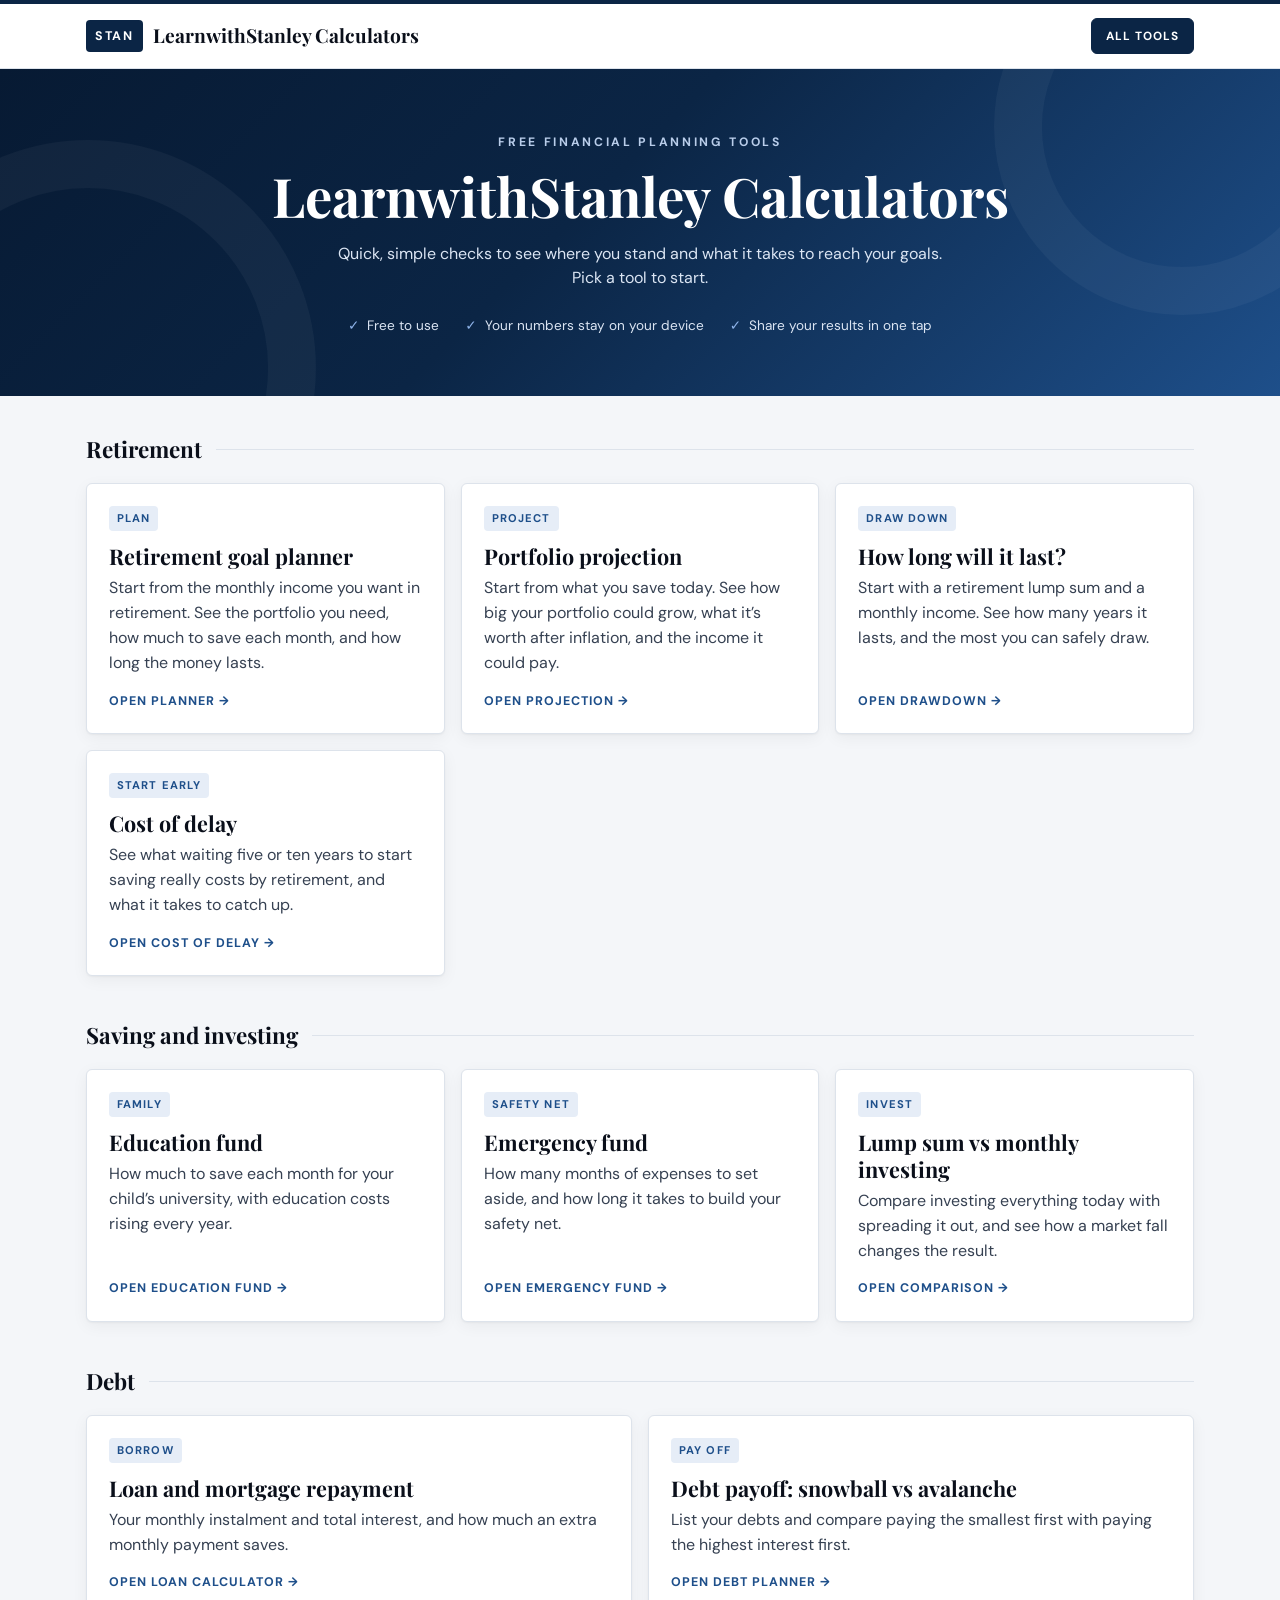
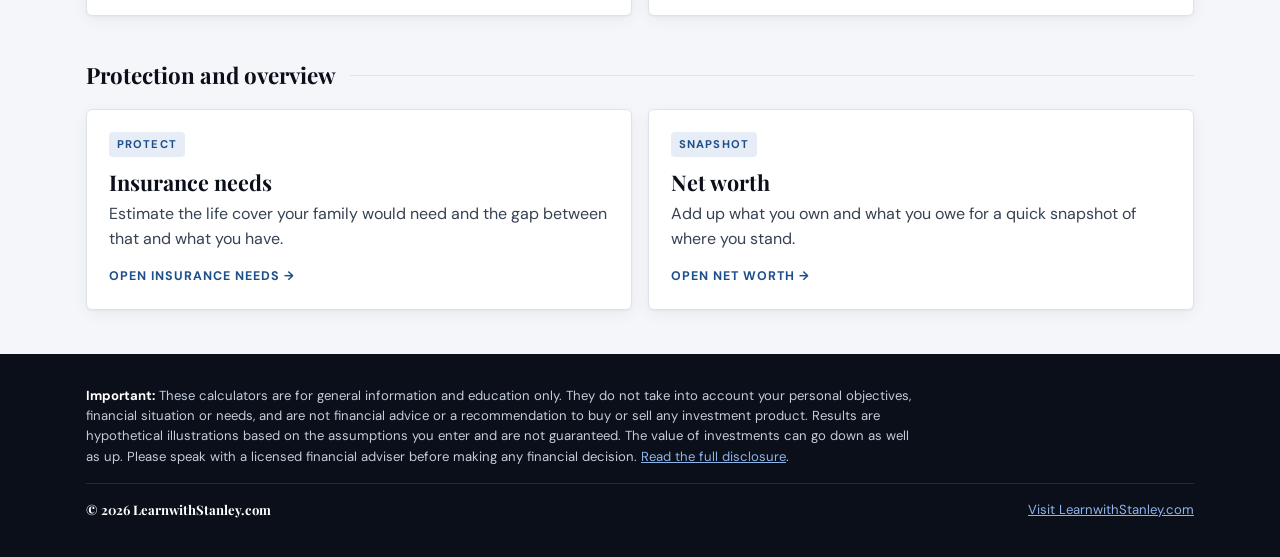
<file: index.html>
<!doctype html>
<html lang="en">
<head>
  <meta charset="utf-8">
  <meta name="viewport" content="width=device-width, initial-scale=1">
  <title>LearnwithStanley Calculators</title>
  <!-- layout:head -->
  <meta name="theme-color" content="#0b2545">
  <meta property="og:type" content="website">
  <meta property="og:site_name" content="LearnwithStanley Calculators">
  <meta property="og:title" content="LearnwithStanley Calculators">
  <meta property="og:description" content="Free, quick calculators for retirement, saving, debt and protection planning.">
  <meta property="og:url" content="https://learnwithstanley.com/recalculator/">
  <meta property="og:image" content="https://learnwithstanley.com/recalculator/assets/img/og-image.png">
  <meta property="og:image:width" content="1200">
  <meta property="og:image:height" content="630">
  <meta name="twitter:card" content="summary_large_image">
  <link rel="icon" href="data:image/svg+xml,%3Csvg xmlns=%27http://www.w3.org/2000/svg%27 viewBox=%270 0 32 32%27%3E%3Crect width=%2732%27 height=%2732%27 rx=%274%27 fill=%27%230b2545%27/%3E%3Ctext x=%2716%27 y=%2720%27 font-family=%27Arial,sans-serif%27 font-size=%2710%27 font-weight=%27700%27 fill=%27white%27 text-anchor=%27middle%27 textLength=%2726%27 lengthAdjust=%27spacingAndGlyphs%27%3ESTAN%3C/text%3E%3C/svg%3E">
  <link rel="preconnect" href="https://fonts.googleapis.com">
  <link rel="preconnect" href="https://fonts.gstatic.com" crossorigin>
  <link href="https://fonts.googleapis.com/css2?family=DM+Sans:opsz,wght@9..40,400;9..40,600;9..40,700&family=Playfair+Display:wght@600;700&display=swap" rel="stylesheet">
  <link rel="stylesheet" href="assets/css/style.css?v=6d3aa894">
  <!-- /layout:head -->
  <meta name="description" content="Free, quick calculators for retirement, saving, debt and protection planning.">
</head>
<body>
  <header class="site-header">
    <div class="wrap">
      <a class="brand" href="./">LearnwithStanley Calculators</a>
      <nav class="nav" aria-label="Site">
        <a href="./" aria-current="page">All tools</a>
      </nav>
    </div>
  </header>

  <section class="banner">
    <div class="wrap">
      <p class="banner-kicker">Free financial planning tools</p>
      <h1>LearnwithStanley Calculators</h1>
      <p>Quick, simple checks to see where you stand and what it takes to reach your goals. Pick a tool to start.</p>
      <div class="trust"><span>Free to use</span><span>Your numbers stay on your device</span><span>Share your results in one tap</span></div>
    </div>
  </section>

  <main class="wrap">
    <!-- Add new tools here: copy a card into a group and point it at the new folder. -->
    <h2 class="group-title">Retirement</h2>
    <section class="tools">
      <a class="card tool" href="goal/">
        <span class="tag">Plan</span>
        <h2>Retirement goal planner</h2>
        <p>Start from the monthly income you want in retirement. See the portfolio you need, how much to save each month, and how long the money lasts.</p>
        <span class="go">Open planner →</span>
      </a>
      <a class="card tool" href="projection/">
        <span class="tag">Project</span>
        <h2>Portfolio projection</h2>
        <p>Start from what you save today. See how big your portfolio could grow, what it’s worth after inflation, and the income it could pay.</p>
        <span class="go">Open projection →</span>
      </a>
      <a class="card tool" href="drawdown/">
        <span class="tag">Draw down</span>
        <h2>How long will it last?</h2>
        <p>Start with a retirement lump sum and a monthly income. See how many years it lasts, and the most you can safely draw.</p>
        <span class="go">Open drawdown →</span>
      </a>
      <a class="card tool" href="cost-of-delay/">
        <span class="tag">Start early</span>
        <h2>Cost of delay</h2>
        <p>See what waiting five or ten years to start saving really costs by retirement, and what it takes to catch up.</p>
        <span class="go">Open cost of delay →</span>
      </a>
    </section>

    <h2 class="group-title">Saving and investing</h2>
    <section class="tools">
      <a class="card tool" href="education/">
        <span class="tag">Family</span>
        <h2>Education fund</h2>
        <p>How much to save each month for your child’s university, with education costs rising every year.</p>
        <span class="go">Open education fund →</span>
      </a>
      <a class="card tool" href="emergency-fund/">
        <span class="tag">Safety net</span>
        <h2>Emergency fund</h2>
        <p>How many months of expenses to set aside, and how long it takes to build your safety net.</p>
        <span class="go">Open emergency fund →</span>
      </a>
      <a class="card tool" href="lump-vs-dca/">
        <span class="tag">Invest</span>
        <h2>Lump sum vs monthly investing</h2>
        <p>Compare investing everything today with spreading it out, and see how a market fall changes the result.</p>
        <span class="go">Open comparison →</span>
      </a>
    </section>

    <h2 class="group-title">Debt</h2>
    <section class="tools">
      <a class="card tool" href="loan/">
        <span class="tag">Borrow</span>
        <h2>Loan and mortgage repayment</h2>
        <p>Your monthly instalment and total interest, and how much an extra monthly payment saves.</p>
        <span class="go">Open loan calculator →</span>
      </a>
      <a class="card tool" href="debt-payoff/">
        <span class="tag">Pay off</span>
        <h2>Debt payoff: snowball vs avalanche</h2>
        <p>List your debts and compare paying the smallest first with paying the highest interest first.</p>
        <span class="go">Open debt planner →</span>
      </a>
    </section>

    <h2 class="group-title">Protection and overview</h2>
    <section class="tools">
      <a class="card tool" href="insurance/">
        <span class="tag">Protect</span>
        <h2>Insurance needs</h2>
        <p>Estimate the life cover your family would need and the gap between that and what you have.</p>
        <span class="go">Open insurance needs →</span>
      </a>
      <a class="card tool" href="net-worth/">
        <span class="tag">Snapshot</span>
        <h2>Net worth</h2>
        <p>Add up what you own and what you owe for a quick snapshot of where you stand.</p>
        <span class="go">Open net worth →</span>
      </a>
    </section>

  </main>

  <footer class="site-footer">
    <div class="wrap">
      <p class="disclosure"><strong>Important:</strong> These calculators are for general information and education only. They do not take into account your personal objectives, financial situation or needs, and are not financial advice or a recommendation to buy or sell any investment product. Results are hypothetical illustrations based on the assumptions you enter and are not guaranteed. The value of investments can go down as well as up. Please speak with a licensed financial adviser before making any financial decision. <a href="disclosure/">Read the full disclosure</a>.</p>
      <div class="footer-bottom">
        <span>&copy; 2026 LearnwithStanley.com</span>
        <a href="https://learnwithstanley.com/">Visit LearnwithStanley.com</a>
      </div>
    </div>
  </footer>
  <script src="assets/js/gate.js?v=3fd9e445"></script>
  <script src="assets/js/gate.js?v=3fd9e445"></script>
</body>
</html>
</file>
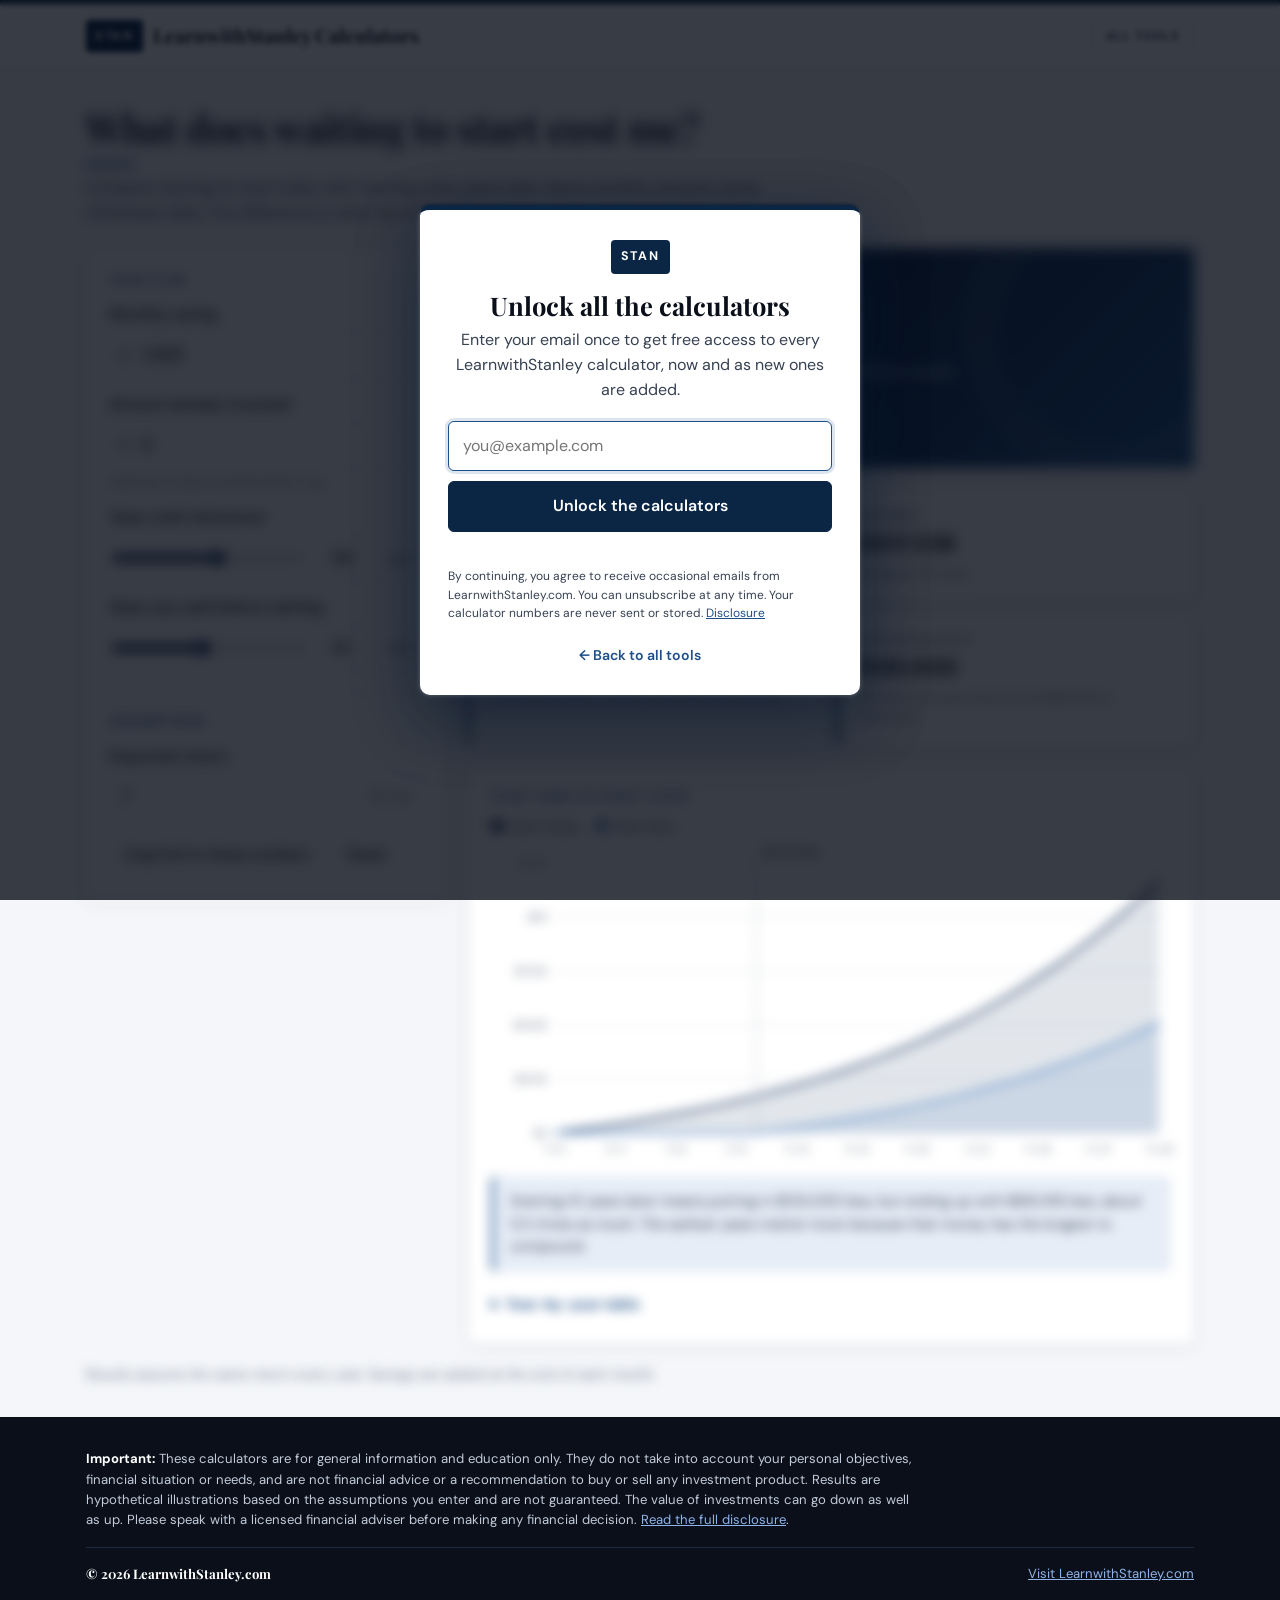
<file: cost-of-delay/index.html>
<!doctype html>
<html lang="en">
<head>
  <meta charset="utf-8">
  <meta name="viewport" content="width=device-width, initial-scale=1">
  <title>Cost of Delay · LearnwithStanley Calculators</title>
  <!-- layout:head -->
  <meta name="theme-color" content="#0b2545">
  <meta property="og:type" content="website">
  <meta property="og:site_name" content="LearnwithStanley Calculators">
  <meta property="og:title" content="Cost of Delay · LearnwithStanley Calculators">
  <meta property="og:description" content="See how much waiting a few years to start saving costs you by retirement.">
  <meta property="og:url" content="https://learnwithstanley.com/recalculator/cost-of-delay/">
  <meta property="og:image" content="https://learnwithstanley.com/recalculator/assets/img/og-image.png">
  <meta property="og:image:width" content="1200">
  <meta property="og:image:height" content="630">
  <meta name="twitter:card" content="summary_large_image">
  <link rel="icon" href="data:image/svg+xml,%3Csvg xmlns=%27http://www.w3.org/2000/svg%27 viewBox=%270 0 32 32%27%3E%3Crect width=%2732%27 height=%2732%27 rx=%274%27 fill=%27%230b2545%27/%3E%3Ctext x=%2716%27 y=%2720%27 font-family=%27Arial,sans-serif%27 font-size=%2710%27 font-weight=%27700%27 fill=%27white%27 text-anchor=%27middle%27 textLength=%2726%27 lengthAdjust=%27spacingAndGlyphs%27%3ESTAN%3C/text%3E%3C/svg%3E">
  <link rel="preconnect" href="https://fonts.googleapis.com">
  <link rel="preconnect" href="https://fonts.gstatic.com" crossorigin>
  <link href="https://fonts.googleapis.com/css2?family=DM+Sans:opsz,wght@9..40,400;9..40,600;9..40,700&family=Playfair+Display:wght@600;700&display=swap" rel="stylesheet">
  <link rel="stylesheet" href="../assets/css/style.css?v=6d3aa894">
    <script>/* gate */try{if(!localStorage.getItem('lws_calc_access')&&!/(^|; )lws_calc_access=/.test(document.cookie))document.documentElement.classList.add('gated')}catch(e){document.documentElement.classList.add('gated')}</script>
  <!-- /layout:head -->
  <meta name="description" content="See how much waiting a few years to start saving costs you by retirement.">
</head>
<body>
  <header class="site-header">
    <div class="wrap">
      <a class="brand" href="../">LearnwithStanley Calculators</a>
      <nav class="nav" aria-label="Site">
        <a href="../">All tools</a>
      </nav>
    </div>
  </header>

  <main class="wrap">
    <section class="intro">
      <h1>What does waiting to start cost me?</h1>
      <p>Compare starting to save today with starting a few years later. Same monthly amount, same retirement date. The difference is what the wait costs.</p>
    </section>

    <div class="calc">
      <form class="card inputs" id="form" onsubmit="return false" novalidate>
        <h2>Your plan</h2>
        <div class="field">
          <label for="saving">Monthly saving</label>
          <div class="input"><span class="affix">$</span><input id="saving" data-key="saving" data-type="money" data-min="0" value="1000"></div>
        </div>
        <div class="field">
          <label for="portfolio">Amount already invested</label>
          <div class="input"><span class="affix">$</span><input id="portfolio" data-key="portfolio" data-type="money" data-min="0" value="0"></div>
          <span class="hint">Optional. It stays invested either way.</span>
        </div>
        <div class="field">
          <label for="years">Years until retirement</label>
          <div class="slider-row">
            <input type="range" min="5" max="50" step="1" data-mirror="years" aria-label="Years until retirement">
            <div class="input"><input id="years" data-key="years" data-type="number" data-min="1" data-max="60" value="30"><span class="affix">yrs</span></div>
          </div>
        </div>
        <div class="field">
          <label for="delay">Years you wait before starting</label>
          <div class="slider-row">
            <input type="range" min="1" max="20" step="1" data-mirror="delay" aria-label="Years you wait before starting">
            <div class="input"><input id="delay" data-key="delay" data-type="number" data-min="0" data-max="40" value="10"><span class="affix">yrs</span></div>
          </div>
        </div>
        <h2>Assumptions</h2>
        <div class="field">
          <label for="ret">Expected return</label>
          <div class="input"><input id="ret" data-key="ret" data-type="percent" data-min="-10" data-max="30" value="7"><span class="affix">% / yr</span></div>
        </div>

        <div class="input-actions">
          <button type="button" class="btn" data-action="share">Copy link to these numbers</button>
          <button type="button" class="btn" data-action="reset">Reset</button>
        </div>
      </form>

      <div class="results" aria-live="polite">
        <div class="card hero">
          <div class="label" id="heroLabel">Waiting costs you</div>
          <div class="big" id="heroValue">—</div>
          <div class="sub" id="heroSub"></div>
        </div>
        <div class="stats">
          <div class="card stat " id="nowCard">
            <div class="label" id="nowLabel">Start today</div>
            <div class="value" id="now">—</div>
            <div class="note" id="nowNote"></div>
          </div>
          <div class="card stat " id="laterCard">
            <div class="label" id="laterLabel">Start later</div>
            <div class="value" id="later">—</div>
            <div class="note" id="laterNote"></div>
          </div>
          <div class="card stat " id="catchupCard">
            <div class="label" id="catchupLabel">Monthly saving to catch up</div>
            <div class="value" id="catchup">—</div>
            <div class="note" id="catchupNote"></div>
          </div>
          <div class="card stat " id="contribCard">
            <div class="label" id="contribLabel">Less money put in</div>
            <div class="value" id="contrib">—</div>
            <div class="note" id="contribNote"></div>
          </div>
        </div>
        <div class="card panel">
          <div class="panel-head">
            <h2>Start now vs start later</h2>
          </div>
          <div class="legend">
            <span><i style="background:var(--save)"></i>Start today</span>
            <span><i style="background:var(--draw)"></i>Start later</span>
          </div>
          <div class="chart" id="chart"></div>
          <p class="callout" id="explain"></p>
          <details class="table">
            <summary>Year-by-year table</summary>
            <div class="table-scroll"><table>
              <thead><tr><th>Wait</th><th>Portfolio at retirement</th><th>Cost of waiting</th></tr></thead>
              <tbody id="rows"></tbody>
            </table></div>
          </details>
        </div>
      </div>
    </div>

    <p class="notes">Results assume the same return every year. Savings are added at the end of each month.</p>
  </main>

  <footer class="site-footer">
    <div class="wrap">
      <p class="disclosure"><strong>Important:</strong> These calculators are for general information and education only. They do not take into account your personal objectives, financial situation or needs, and are not financial advice or a recommendation to buy or sell any investment product. Results are hypothetical illustrations based on the assumptions you enter and are not guaranteed. The value of investments can go down as well as up. Please speak with a licensed financial adviser before making any financial decision. <a href="../disclosure/">Read the full disclosure</a>.</p>
      <div class="footer-bottom">
        <span>&copy; 2026 LearnwithStanley.com</span>
        <a href="https://learnwithstanley.com/">Visit LearnwithStanley.com</a>
      </div>
    </div>
  </footer>

  <script src="../assets/js/calc.js?v=8ea5e96e"></script>
  <script src="../assets/js/chart.js?v=4eeb99fa"></script>
  <script src="../assets/js/ui.js?v=906f628b"></script>
  <script src="../assets/js/cost-of-delay.js?v=8cd2ad4f"></script>
  <script src="../assets/js/share.js?v=2811c458"></script>
  <script src="../assets/js/gate.js?v=3fd9e445"></script>
  <script src="../assets/js/gate.js?v=3fd9e445"></script>
</body>
</html>
</file>
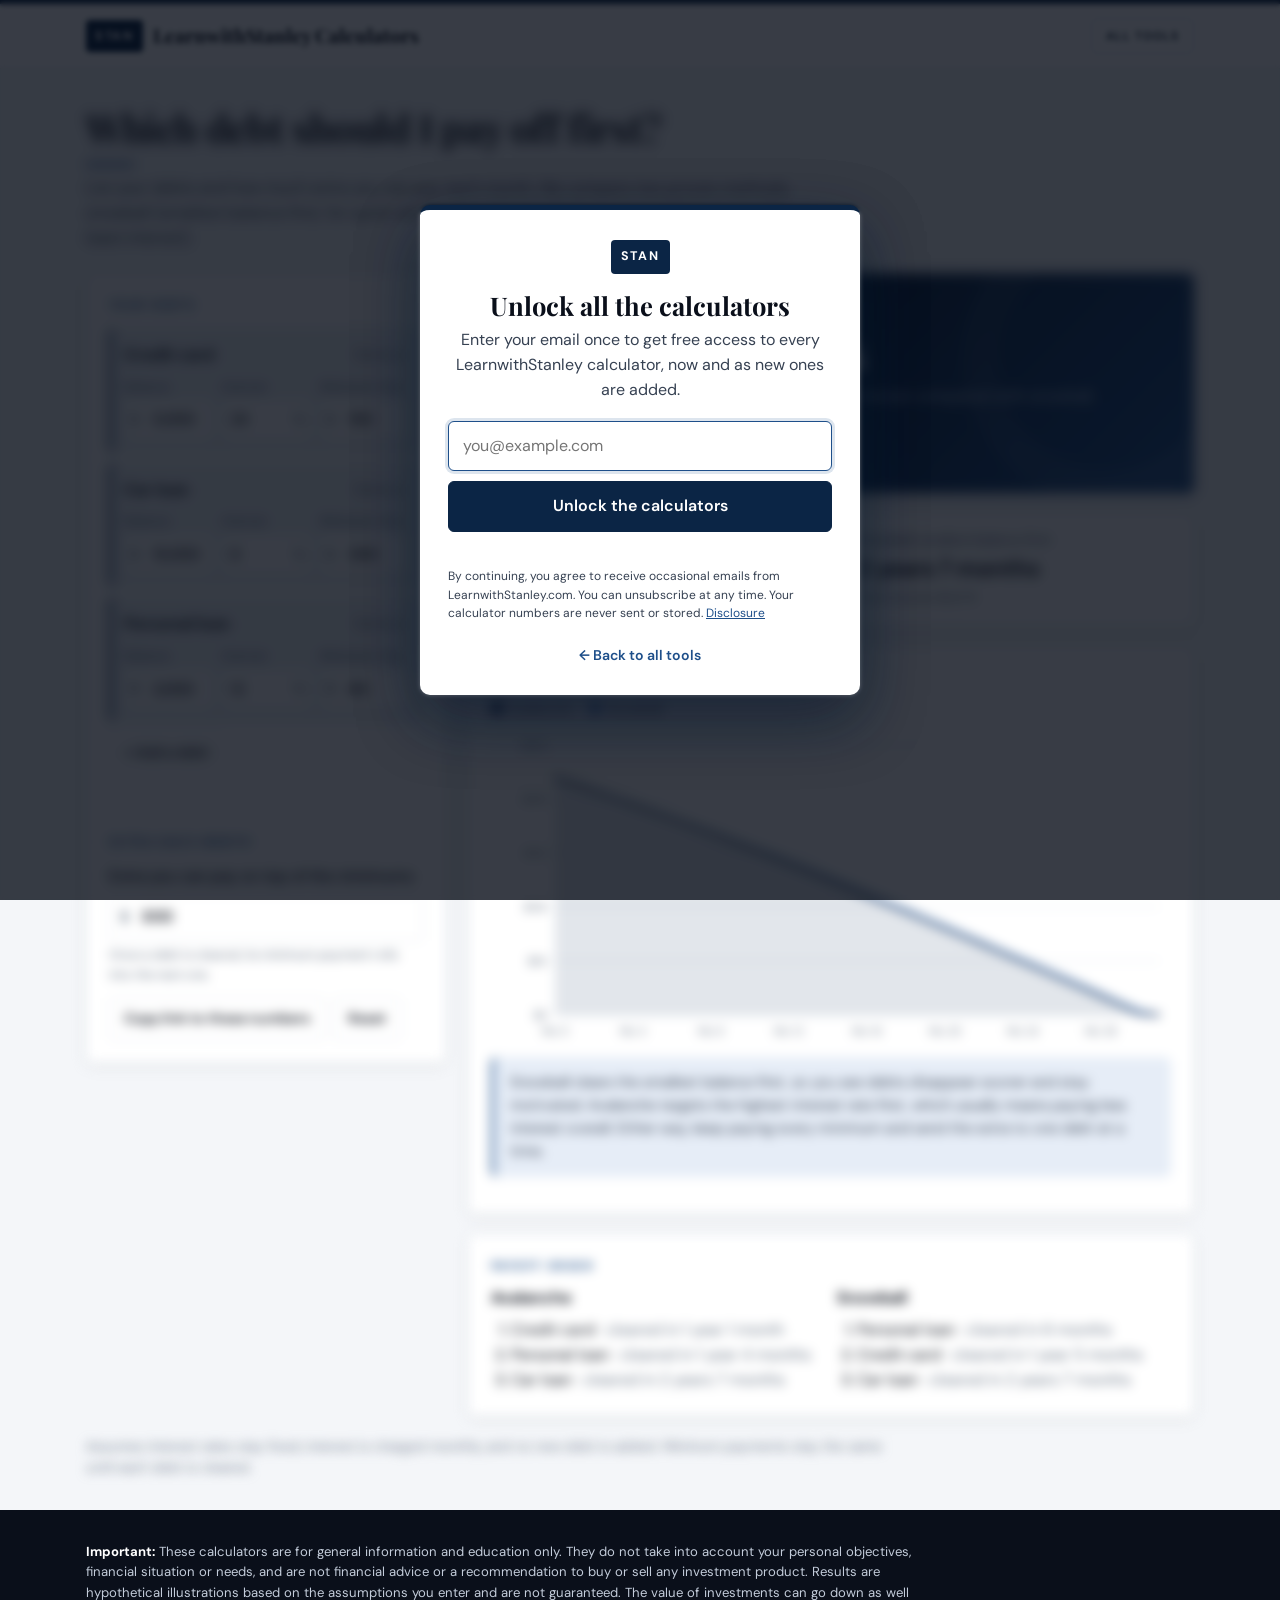
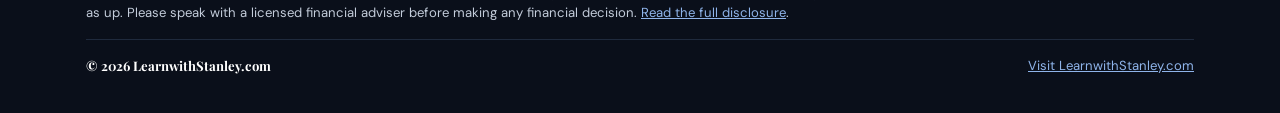
<file: debt-payoff/index.html>
<!doctype html>
<html lang="en">
<head>
  <meta charset="utf-8">
  <meta name="viewport" content="width=device-width, initial-scale=1">
  <title>Debt Payoff Planner · LearnwithStanley Calculators</title>
  <!-- layout:head -->
  <meta name="theme-color" content="#0b2545">
  <meta property="og:type" content="website">
  <meta property="og:site_name" content="LearnwithStanley Calculators">
  <meta property="og:title" content="Debt Payoff Planner · LearnwithStanley Calculators">
  <meta property="og:description" content="Compare the snowball and avalanche methods for paying off several debts.">
  <meta property="og:url" content="https://learnwithstanley.com/recalculator/debt-payoff/">
  <meta property="og:image" content="https://learnwithstanley.com/recalculator/assets/img/og-image.png">
  <meta property="og:image:width" content="1200">
  <meta property="og:image:height" content="630">
  <meta name="twitter:card" content="summary_large_image">
  <link rel="icon" href="data:image/svg+xml,%3Csvg xmlns=%27http://www.w3.org/2000/svg%27 viewBox=%270 0 32 32%27%3E%3Crect width=%2732%27 height=%2732%27 rx=%274%27 fill=%27%230b2545%27/%3E%3Ctext x=%2716%27 y=%2720%27 font-family=%27Arial,sans-serif%27 font-size=%2710%27 font-weight=%27700%27 fill=%27white%27 text-anchor=%27middle%27 textLength=%2726%27 lengthAdjust=%27spacingAndGlyphs%27%3ESTAN%3C/text%3E%3C/svg%3E">
  <link rel="preconnect" href="https://fonts.googleapis.com">
  <link rel="preconnect" href="https://fonts.gstatic.com" crossorigin>
  <link href="https://fonts.googleapis.com/css2?family=DM+Sans:opsz,wght@9..40,400;9..40,600;9..40,700&family=Playfair+Display:wght@600;700&display=swap" rel="stylesheet">
  <link rel="stylesheet" href="../assets/css/style.css?v=6d3aa894">
    <script>/* gate */try{if(!localStorage.getItem('lws_calc_access')&&!/(^|; )lws_calc_access=/.test(document.cookie))document.documentElement.classList.add('gated')}catch(e){document.documentElement.classList.add('gated')}</script>
  <!-- /layout:head -->
  <meta name="description" content="Compare the snowball and avalanche methods for paying off several debts.">
</head>
<body>
  <header class="site-header">
    <div class="wrap">
      <a class="brand" href="../">LearnwithStanley Calculators</a>
      <nav class="nav" aria-label="Site">
        <a href="../">All tools</a>
      </nav>
    </div>
  </header>

  <main class="wrap">
    <section class="intro">
      <h1>Which debt should I pay off first?</h1>
      <p>List your debts and how much extra you can pay each month. We compare two proven methods: snowball (smallest balance first, for quick wins) and avalanche (highest interest first, to pay the least interest).</p>
    </section>

    <div class="calc">
      <form class="card inputs" id="form" onsubmit="return false" novalidate>
        <h2>Your debts</h2>
        <div id="debts"></div>
        <button type="button" class="btn" id="addDebt" style="margin-bottom:18px">+ Add a debt</button>
        <h2>Extra each month</h2>
        <div class="field">
          <label for="extra">Extra you can pay on top of the minimums</label>
          <div class="input"><span class="affix">$</span><input id="extra" data-key="extra" data-type="money" data-min="0" value="300"></div>
          <span class="hint">Once a debt is cleared, its minimum payment rolls into the next one.</span>
        </div>

        <div class="input-actions">
          <button type="button" class="btn" data-action="share">Copy link to these numbers</button>
          <button type="button" class="btn" data-action="reset">Reset</button>
        </div>
      </form>

      <div class="results" aria-live="polite">
        <div class="card hero">
          <div class="label" id="heroLabel">You could be debt-free in</div>
          <div class="big" id="heroValue">—</div>
          <div class="sub" id="heroSub"></div>
        </div>
        <div class="compare">
          <div class="card stat" id="avCard">
            <div class="label">Avalanche: highest interest first<span class="badge" id="avBadge" hidden>Best</span></div>
            <div class="value" id="avTime">—</div>
            <div class="note" id="avNote"></div>
          </div>
          <div class="card stat" id="sbCard">
            <div class="label">Snowball: smallest balance first<span class="badge" id="sbBadge" hidden>Best</span></div>
            <div class="value" id="sbTime">—</div>
            <div class="note" id="sbNote"></div>
          </div>
        </div>
        <div class="card panel">
          <div class="panel-head">
            <h2>Total debt over time</h2>
          </div>
          <div class="legend">
            <span><i style="background:var(--save)"></i>Avalanche</span>
            <span><i style="background:var(--draw)"></i>Snowball</span>
          </div>
          <div class="chart" id="chart"></div>
          <p class="callout" id="explain"></p>
        </div>
        <div class="card panel">
          <div class="panel-head"><h2>Payoff order</h2></div>
          <div class="compare" id="orders"></div>
        </div>
      </div>
    </div>

    <p class="notes">Assumes interest rates stay fixed, interest is charged monthly, and no new debt is added. Minimum payments stay the same until each debt is cleared.</p>
  </main>

  <footer class="site-footer">
    <div class="wrap">
      <p class="disclosure"><strong>Important:</strong> These calculators are for general information and education only. They do not take into account your personal objectives, financial situation or needs, and are not financial advice or a recommendation to buy or sell any investment product. Results are hypothetical illustrations based on the assumptions you enter and are not guaranteed. The value of investments can go down as well as up. Please speak with a licensed financial adviser before making any financial decision. <a href="../disclosure/">Read the full disclosure</a>.</p>
      <div class="footer-bottom">
        <span>&copy; 2026 LearnwithStanley.com</span>
        <a href="https://learnwithstanley.com/">Visit LearnwithStanley.com</a>
      </div>
    </div>
  </footer>

  <script src="../assets/js/calc.js?v=8ea5e96e"></script>
  <script src="../assets/js/chart.js?v=4eeb99fa"></script>
  <script src="../assets/js/ui.js?v=906f628b"></script>
  <script src="../assets/js/debt-payoff.js?v=4ddd8911"></script>
  <script src="../assets/js/share.js?v=2811c458"></script>
  <script src="../assets/js/gate.js?v=3fd9e445"></script>
  <script src="../assets/js/gate.js?v=3fd9e445"></script>
</body>
</html>
</file>
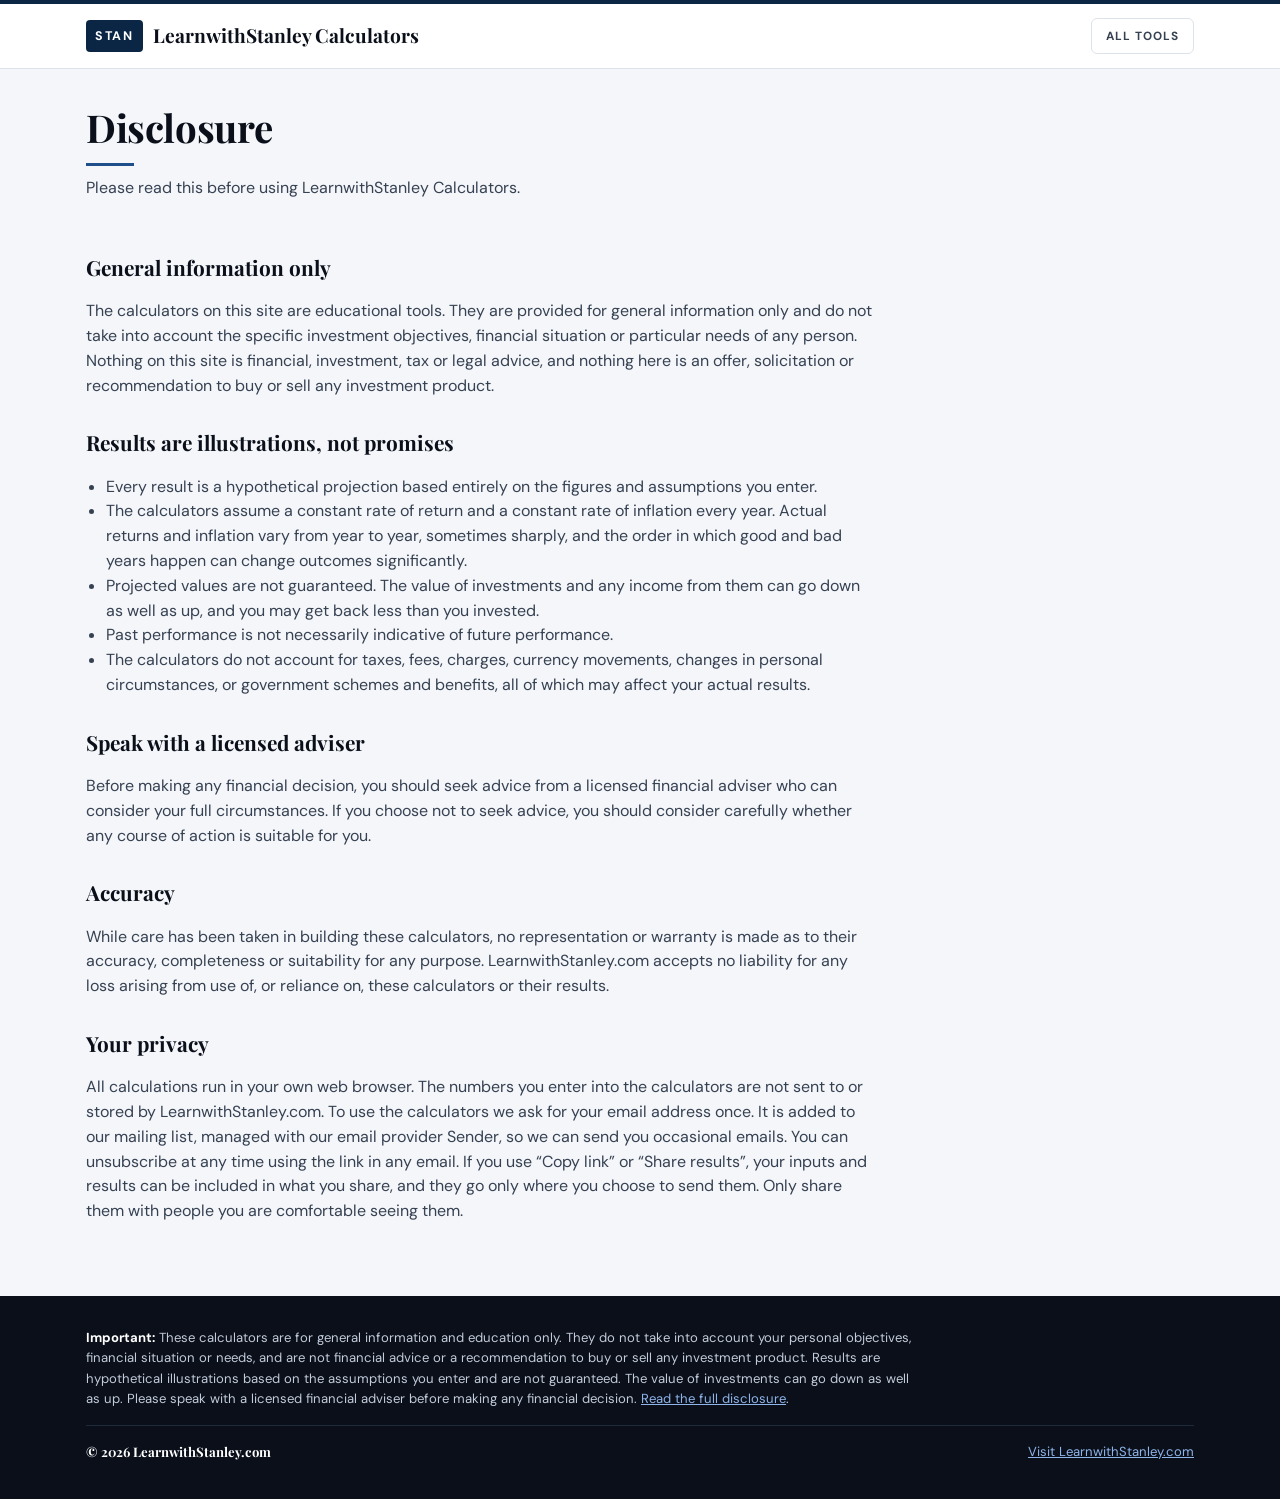
<file: disclosure/index.html>
<!doctype html>
<html lang="en">
<head>
  <meta charset="utf-8">
  <meta name="viewport" content="width=device-width, initial-scale=1">
  <title>Disclosure · LearnwithStanley Calculators</title>
  <!-- layout:head -->
  <meta name="theme-color" content="#0b2545">
  <meta property="og:type" content="website">
  <meta property="og:site_name" content="LearnwithStanley Calculators">
  <meta property="og:title" content="Disclosure · LearnwithStanley Calculators">
  <meta property="og:description" content="Important information about the LearnwithStanley.com retirement calculators.">
  <meta property="og:url" content="https://learnwithstanley.com/recalculator/disclosure/">
  <meta property="og:image" content="https://learnwithstanley.com/recalculator/assets/img/og-image.png">
  <meta property="og:image:width" content="1200">
  <meta property="og:image:height" content="630">
  <meta name="twitter:card" content="summary_large_image">
  <link rel="icon" href="data:image/svg+xml,%3Csvg xmlns=%27http://www.w3.org/2000/svg%27 viewBox=%270 0 32 32%27%3E%3Crect width=%2732%27 height=%2732%27 rx=%274%27 fill=%27%230b2545%27/%3E%3Ctext x=%2716%27 y=%2720%27 font-family=%27Arial,sans-serif%27 font-size=%2710%27 font-weight=%27700%27 fill=%27white%27 text-anchor=%27middle%27 textLength=%2726%27 lengthAdjust=%27spacingAndGlyphs%27%3ESTAN%3C/text%3E%3C/svg%3E">
  <link rel="preconnect" href="https://fonts.googleapis.com">
  <link rel="preconnect" href="https://fonts.gstatic.com" crossorigin>
  <link href="https://fonts.googleapis.com/css2?family=DM+Sans:opsz,wght@9..40,400;9..40,600;9..40,700&family=Playfair+Display:wght@600;700&display=swap" rel="stylesheet">
  <link rel="stylesheet" href="../assets/css/style.css?v=6d3aa894">
  <!-- /layout:head -->
  <meta name="description" content="Important information about the LearnwithStanley.com retirement calculators.">
</head>
<body>
  <header class="site-header">
    <div class="wrap">
      <a class="brand" href="../">LearnwithStanley Calculators</a>
      <nav class="nav" aria-label="Site">
        <a href="../">All tools</a>
      </nav>
    </div>
  </header>

  <main class="wrap">
    <section class="intro">
      <h1>Disclosure</h1>
      <p>Please read this before using LearnwithStanley Calculators.</p>
    </section>

    <article class="prose">
      <h2>General information only</h2>
      <p>The calculators on this site are educational tools. They are provided for general information only and do not take into account the specific investment objectives, financial situation or particular needs of any person. Nothing on this site is financial, investment, tax or legal advice, and nothing here is an offer, solicitation or recommendation to buy or sell any investment product.</p>

      <h2>Results are illustrations, not promises</h2>
      <ul>
        <li>Every result is a hypothetical projection based entirely on the figures and assumptions you enter.</li>
        <li>The calculators assume a constant rate of return and a constant rate of inflation every year. Actual returns and inflation vary from year to year, sometimes sharply, and the order in which good and bad years happen can change outcomes significantly.</li>
        <li>Projected values are not guaranteed. The value of investments and any income from them can go down as well as up, and you may get back less than you invested.</li>
        <li>Past performance is not necessarily indicative of future performance.</li>
        <li>The calculators do not account for taxes, fees, charges, currency movements, changes in personal circumstances, or government schemes and benefits, all of which may affect your actual results.</li>
      </ul>

      <h2>Speak with a licensed adviser</h2>
      <p>Before making any financial decision, you should seek advice from a licensed financial adviser who can consider your full circumstances. If you choose not to seek advice, you should consider carefully whether any course of action is suitable for you.</p>

      <h2>Accuracy</h2>
      <p>While care has been taken in building these calculators, no representation or warranty is made as to their accuracy, completeness or suitability for any purpose. LearnwithStanley.com accepts no liability for any loss arising from use of, or reliance on, these calculators or their results.</p>

      <h2>Your privacy</h2>
      <p>All calculations run in your own web browser. The numbers you enter into the calculators are not sent to or stored by LearnwithStanley.com. To use the calculators we ask for your email address once. It is added to our mailing list, managed with our email provider Sender, so we can send you occasional emails. You can unsubscribe at any time using the link in any email. If you use &ldquo;Copy link&rdquo; or &ldquo;Share results&rdquo;, your inputs and results can be included in what you share, and they go only where you choose to send them. Only share them with people you are comfortable seeing them.</p>
    </article>
  </main>

  <footer class="site-footer">
    <div class="wrap">
      <p class="disclosure"><strong>Important:</strong> These calculators are for general information and education only. They do not take into account your personal objectives, financial situation or needs, and are not financial advice or a recommendation to buy or sell any investment product. Results are hypothetical illustrations based on the assumptions you enter and are not guaranteed. The value of investments can go down as well as up. Please speak with a licensed financial adviser before making any financial decision. <a href="../disclosure/">Read the full disclosure</a>.</p>
      <div class="footer-bottom">
        <span>&copy; 2026 LearnwithStanley.com</span>
        <a href="https://learnwithstanley.com/">Visit LearnwithStanley.com</a>
      </div>
    </div>
  </footer>
</body>
</html>
</file>
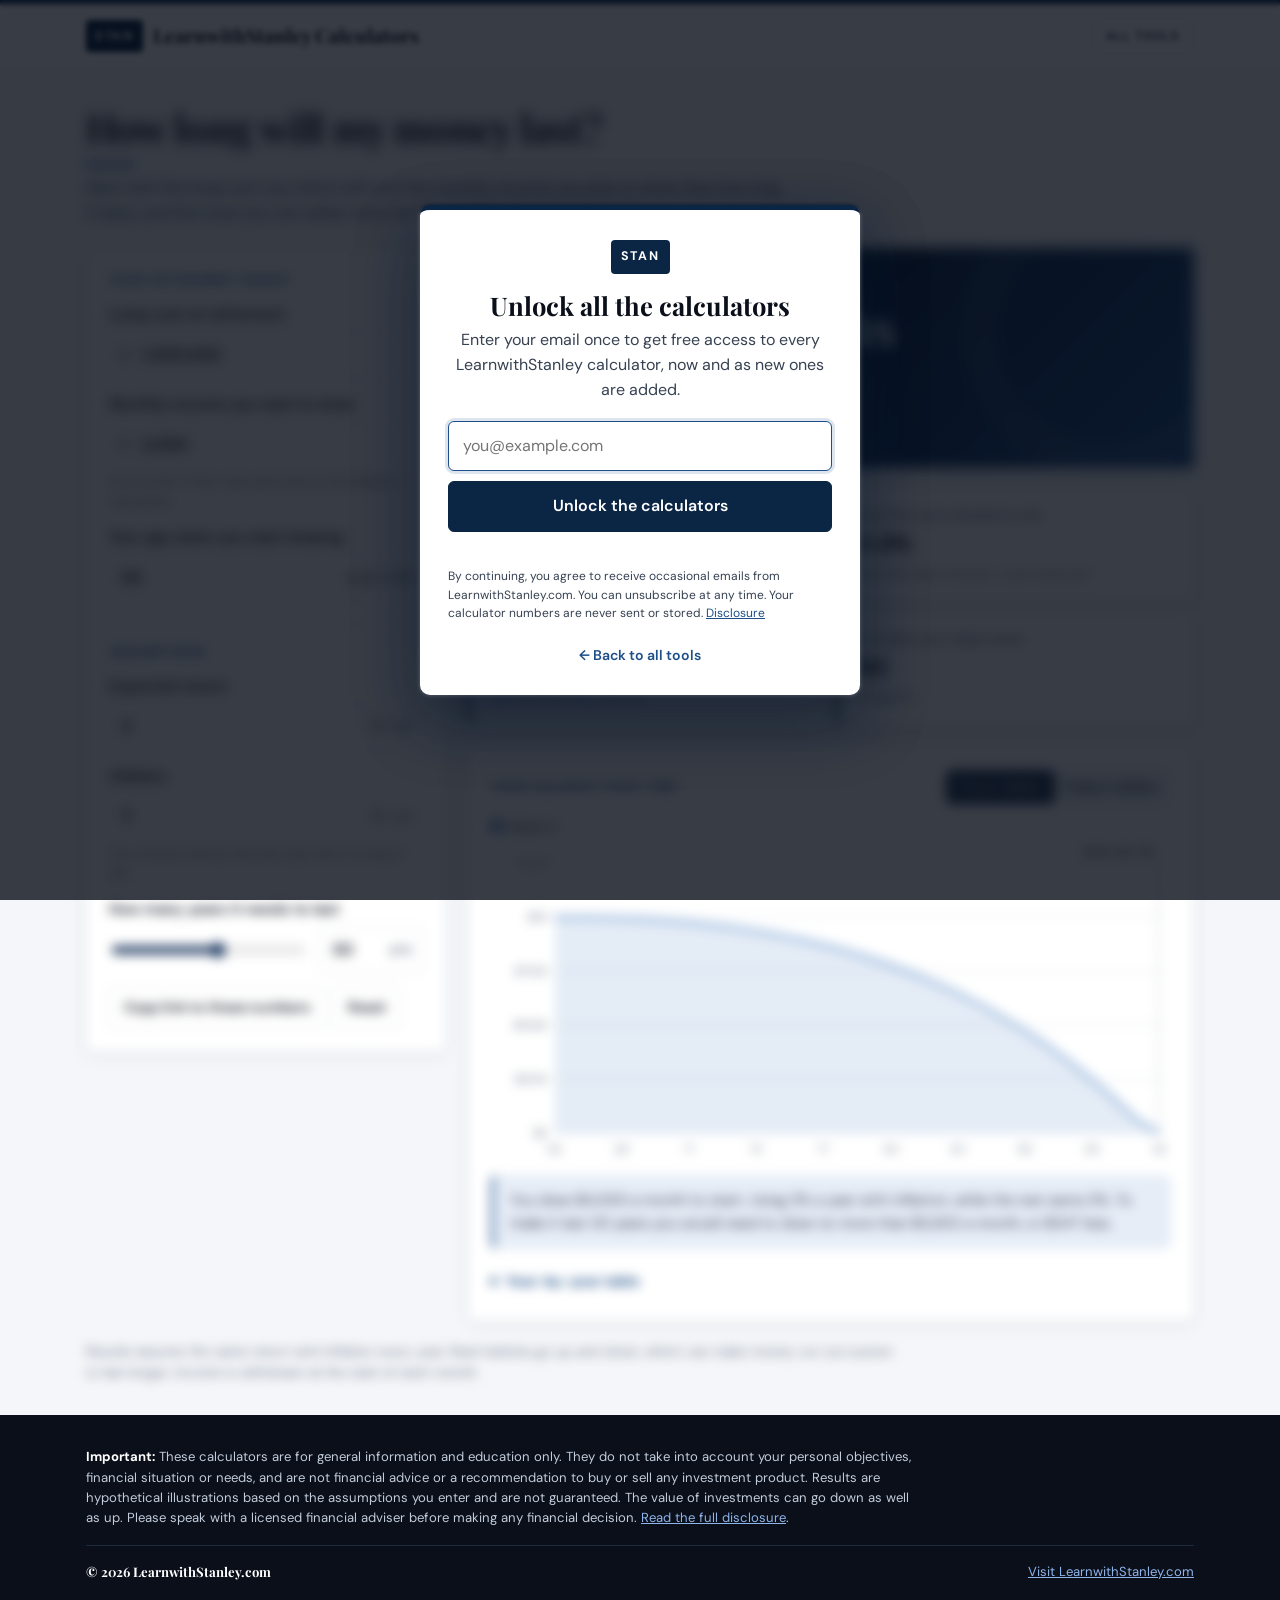
<file: drawdown/index.html>
<!doctype html>
<html lang="en">
<head>
  <meta charset="utf-8">
  <meta name="viewport" content="width=device-width, initial-scale=1">
  <title>Retirement Drawdown · LearnwithStanley Calculators</title>
  <!-- layout:head -->
  <meta name="theme-color" content="#0b2545">
  <meta property="og:type" content="website">
  <meta property="og:site_name" content="LearnwithStanley Calculators">
  <meta property="og:title" content="Retirement Drawdown · LearnwithStanley Calculators">
  <meta property="og:description" content="See how long a retirement lump sum lasts when you draw a monthly income from it.">
  <meta property="og:url" content="https://learnwithstanley.com/recalculator/drawdown/">
  <meta property="og:image" content="https://learnwithstanley.com/recalculator/assets/img/og-image.png">
  <meta property="og:image:width" content="1200">
  <meta property="og:image:height" content="630">
  <meta name="twitter:card" content="summary_large_image">
  <link rel="icon" href="data:image/svg+xml,%3Csvg xmlns=%27http://www.w3.org/2000/svg%27 viewBox=%270 0 32 32%27%3E%3Crect width=%2732%27 height=%2732%27 rx=%274%27 fill=%27%230b2545%27/%3E%3Ctext x=%2716%27 y=%2720%27 font-family=%27Arial,sans-serif%27 font-size=%2710%27 font-weight=%27700%27 fill=%27white%27 text-anchor=%27middle%27 textLength=%2726%27 lengthAdjust=%27spacingAndGlyphs%27%3ESTAN%3C/text%3E%3C/svg%3E">
  <link rel="preconnect" href="https://fonts.googleapis.com">
  <link rel="preconnect" href="https://fonts.gstatic.com" crossorigin>
  <link href="https://fonts.googleapis.com/css2?family=DM+Sans:opsz,wght@9..40,400;9..40,600;9..40,700&family=Playfair+Display:wght@600;700&display=swap" rel="stylesheet">
  <link rel="stylesheet" href="../assets/css/style.css?v=6d3aa894">
    <script>/* gate */try{if(!localStorage.getItem('lws_calc_access')&&!/(^|; )lws_calc_access=/.test(document.cookie))document.documentElement.classList.add('gated')}catch(e){document.documentElement.classList.add('gated')}</script>
  <!-- /layout:head -->
  <meta name="description" content="See how long a retirement lump sum lasts when you draw a monthly income from it.">
</head>
<body>
  <header class="site-header">
    <div class="wrap">
      <a class="brand" href="../">LearnwithStanley Calculators</a>
      <nav class="nav" aria-label="Site">
        <a href="../">All tools</a>
      </nav>
    </div>
  </header>

  <main class="wrap">
    <section class="intro">
      <h1>How long will my money last?</h1>
      <p>Start with the lump sum you retire with and the monthly income you plan to draw. See how long it lasts, and the most you can safely draw for the number of years you need.</p>
    </section>

    <div class="calc">
      <form class="card inputs" id="form" onsubmit="return false" novalidate>
        <h2>Your retirement money</h2>
        <div class="field">
          <label for="balance">Lump sum at retirement</label>
          <div class="input"><span class="affix">$</span><input id="balance" data-key="balance" data-type="money" data-min="0" value="1000000"></div>
        </div>
        <div class="field">
          <label for="withdrawal">Monthly income you want to draw</label>
          <div class="input"><span class="affix">$</span><input id="withdrawal" data-key="withdrawal" data-type="money" data-min="0" value="4000"></div>
          <span class="hint">First month. It then rises each year by the inflation rate below.</span>
        </div>
        <div class="field">
          <label for="age">Your age when you start drawing</label>
          <div class="input"><input id="age" data-key="age" data-type="number" data-min="30" data-max="100" value="65"><span class="affix">years old</span></div>
        </div>
        <h2>Assumptions</h2>
        <div class="field">
          <label for="ret">Expected return</label>
          <div class="input"><input id="ret" data-key="ret" data-type="percent" data-min="-10" data-max="30" value="5"><span class="affix">% / yr</span></div>
        </div>
        <div class="field">
          <label for="infl">Inflation</label>
          <div class="input"><input id="infl" data-key="infl" data-type="percent" data-min="-5" data-max="20" value="3"><span class="affix">% / yr</span></div>
          <span class="hint">Your income rises by this each year. Set 0 to keep it flat.</span>
        </div>
        <div class="field">
          <label for="target">How many years it needs to last</label>
          <div class="slider-row">
            <input type="range" min="5" max="50" step="1" data-mirror="target" aria-label="How many years it needs to last">
            <div class="input"><input id="target" data-key="target" data-type="number" data-min="1" data-max="60" value="30"><span class="affix">yrs</span></div>
          </div>
        </div>

        <div class="input-actions">
          <button type="button" class="btn" data-action="share">Copy link to these numbers</button>
          <button type="button" class="btn" data-action="reset">Reset</button>
        </div>
      </form>

      <div class="results" aria-live="polite">
        <div class="card hero">
          <div class="label" id="heroLabel">Your money lasts</div>
          <div class="big" id="heroValue">—</div>
          <div class="sub" id="heroSub"></div>
        </div>
        <div class="stats">
          <div class="card stat " id="sustainableCard">
            <div class="label" id="sustainableLabel">Safe monthly income for your target</div>
            <div class="value" id="sustainable">—</div>
            <div class="note" id="sustainableNote"></div>
          </div>
          <div class="card stat " id="rateCard">
            <div class="label" id="rateLabel">Your first-year drawdown rate</div>
            <div class="value" id="rate">—</div>
            <div class="note" id="rateNote"></div>
          </div>
          <div class="card stat " id="withdrawnCard">
            <div class="label" id="withdrawnLabel">Total income you receive</div>
            <div class="value" id="withdrawn">—</div>
            <div class="note" id="withdrawnNote"></div>
          </div>
          <div class="card stat " id="leftCard">
            <div class="label" id="leftLabel">Left after your target years</div>
            <div class="value" id="left">—</div>
            <div class="note" id="leftNote"></div>
          </div>
        </div>
        <div class="card panel">
          <div class="panel-head">
            <h2>Your balance over time</h2>
            <div class="toggle" id="view" role="group" aria-label="Show values in">
              <button type="button" data-value="nominal" aria-pressed="true">Future dollars</button>
              <button type="button" data-value="real" aria-pressed="false">Today's dollars</button>
            </div>
          </div>
          <div class="legend">
            <span><i style="background:var(--draw)"></i>Balance</span>
          </div>
          <div class="chart" id="chart"></div>
          <p class="callout" id="explain"></p>
          <details class="table">
            <summary>Year-by-year table</summary>
            <div class="table-scroll"><table>
              <thead><tr><th>Age</th><th>Monthly income</th><th>Balance at start of year</th></tr></thead>
              <tbody id="rows"></tbody>
            </table></div>
          </details>
        </div>
      </div>
    </div>

    <p class="notes">Results assume the same return and inflation every year. Real markets go up and down, which can make money run out sooner or last longer. Income is withdrawn at the start of each month.</p>
  </main>

  <footer class="site-footer">
    <div class="wrap">
      <p class="disclosure"><strong>Important:</strong> These calculators are for general information and education only. They do not take into account your personal objectives, financial situation or needs, and are not financial advice or a recommendation to buy or sell any investment product. Results are hypothetical illustrations based on the assumptions you enter and are not guaranteed. The value of investments can go down as well as up. Please speak with a licensed financial adviser before making any financial decision. <a href="../disclosure/">Read the full disclosure</a>.</p>
      <div class="footer-bottom">
        <span>&copy; 2026 LearnwithStanley.com</span>
        <a href="https://learnwithstanley.com/">Visit LearnwithStanley.com</a>
      </div>
    </div>
  </footer>

  <script src="../assets/js/calc.js?v=8ea5e96e"></script>
  <script src="../assets/js/chart.js?v=4eeb99fa"></script>
  <script src="../assets/js/ui.js?v=906f628b"></script>
  <script src="../assets/js/drawdown.js?v=6c365c66"></script>
  <script src="../assets/js/share.js?v=2811c458"></script>
  <script src="../assets/js/gate.js?v=3fd9e445"></script>
  <script src="../assets/js/gate.js?v=3fd9e445"></script>
</body>
</html>
</file>
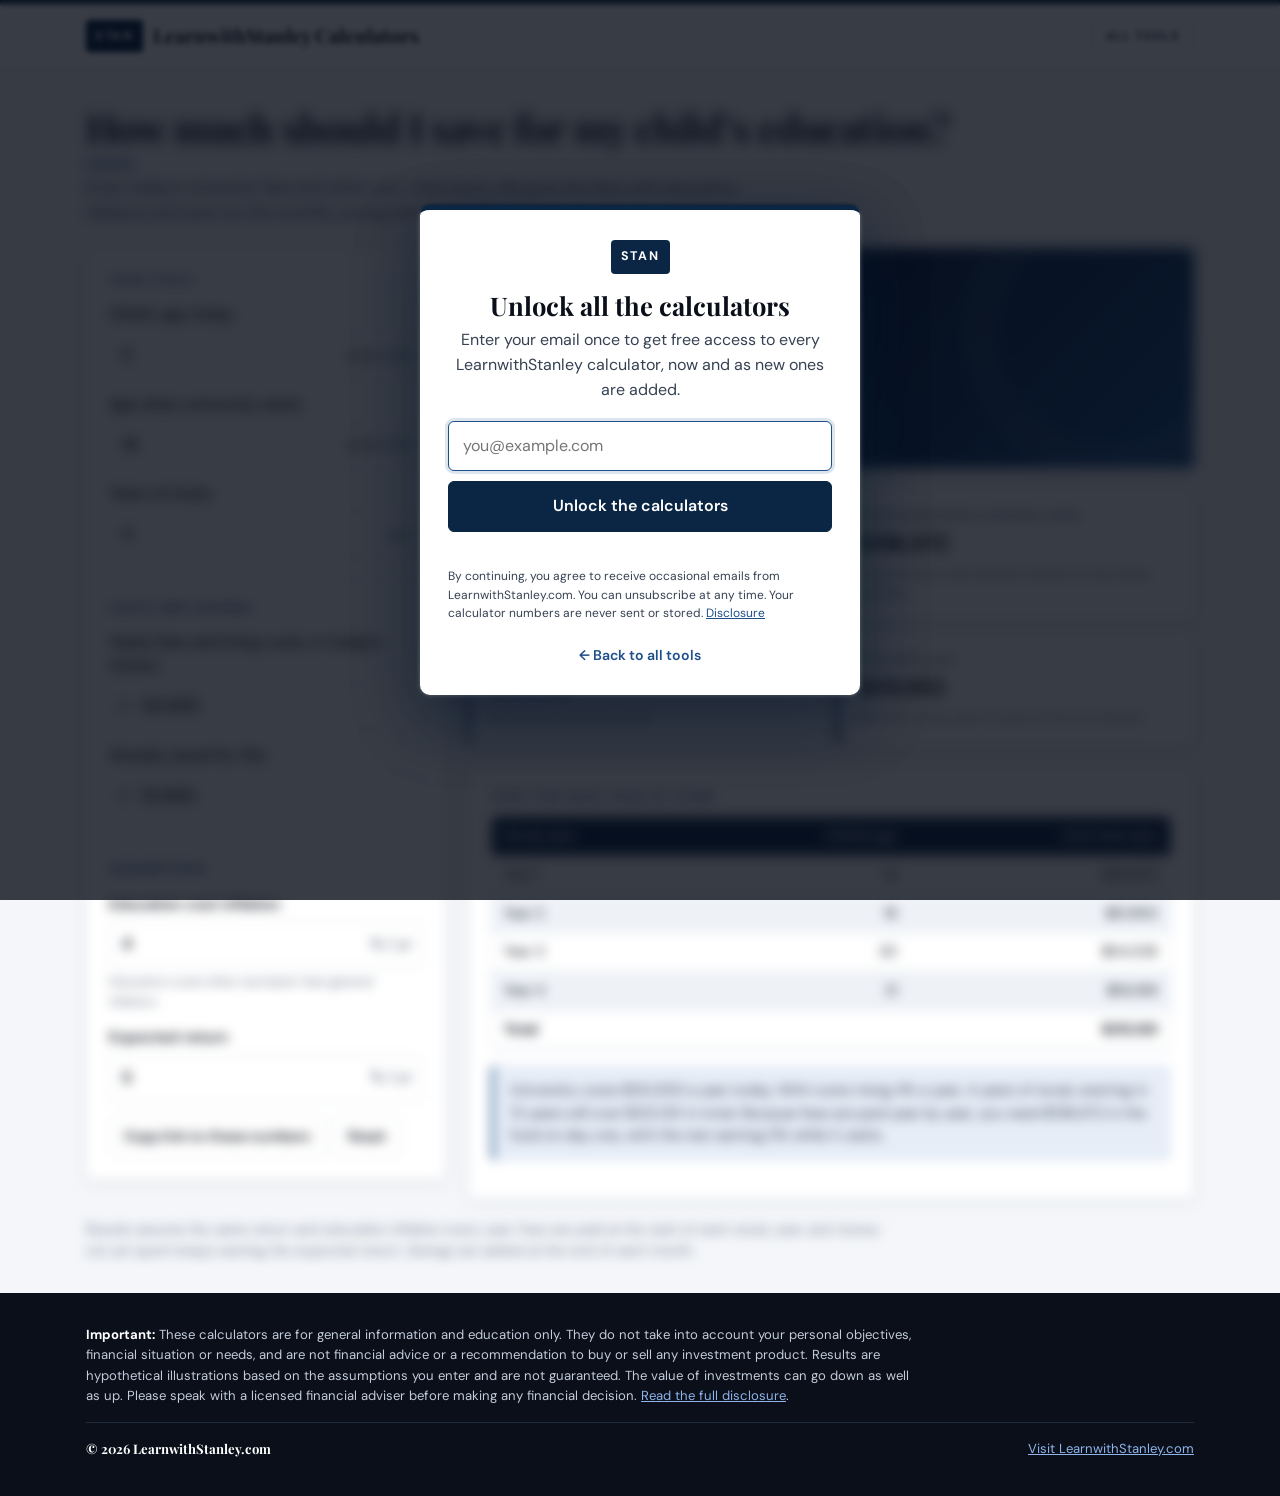
<file: education/index.html>
<!doctype html>
<html lang="en">
<head>
  <meta charset="utf-8">
  <meta name="viewport" content="width=device-width, initial-scale=1">
  <title>Education Fund · LearnwithStanley Calculators</title>
  <!-- layout:head -->
  <meta name="theme-color" content="#0b2545">
  <meta property="og:type" content="website">
  <meta property="og:site_name" content="LearnwithStanley Calculators">
  <meta property="og:title" content="Education Fund · LearnwithStanley Calculators">
  <meta property="og:description" content="Work out how much to save each month for your child’s university fees.">
  <meta property="og:url" content="https://learnwithstanley.com/recalculator/education/">
  <meta property="og:image" content="https://learnwithstanley.com/recalculator/assets/img/og-image.png">
  <meta property="og:image:width" content="1200">
  <meta property="og:image:height" content="630">
  <meta name="twitter:card" content="summary_large_image">
  <link rel="icon" href="data:image/svg+xml,%3Csvg xmlns=%27http://www.w3.org/2000/svg%27 viewBox=%270 0 32 32%27%3E%3Crect width=%2732%27 height=%2732%27 rx=%274%27 fill=%27%230b2545%27/%3E%3Ctext x=%2716%27 y=%2720%27 font-family=%27Arial,sans-serif%27 font-size=%2710%27 font-weight=%27700%27 fill=%27white%27 text-anchor=%27middle%27 textLength=%2726%27 lengthAdjust=%27spacingAndGlyphs%27%3ESTAN%3C/text%3E%3C/svg%3E">
  <link rel="preconnect" href="https://fonts.googleapis.com">
  <link rel="preconnect" href="https://fonts.gstatic.com" crossorigin>
  <link href="https://fonts.googleapis.com/css2?family=DM+Sans:opsz,wght@9..40,400;9..40,600;9..40,700&family=Playfair+Display:wght@600;700&display=swap" rel="stylesheet">
  <link rel="stylesheet" href="../assets/css/style.css?v=6d3aa894">
    <script>/* gate */try{if(!localStorage.getItem('lws_calc_access')&&!/(^|; )lws_calc_access=/.test(document.cookie))document.documentElement.classList.add('gated')}catch(e){document.documentElement.classList.add('gated')}</script>
  <!-- /layout:head -->
  <meta name="description" content="Work out how much to save each month for your child’s university fees.">
</head>
<body>
  <header class="site-header">
    <div class="wrap">
      <a class="brand" href="../">LearnwithStanley Calculators</a>
      <nav class="nav" aria-label="Site">
        <a href="../">All tools</a>
      </nav>
    </div>
  </header>

  <main class="wrap">
    <section class="intro">
      <h1>How much should I save for my child’s education?</h1>
      <p>Enter today’s university fees and when your child starts. We grow the fees with education inflation and work out the monthly saving that covers them.</p>
    </section>

    <div class="calc">
      <form class="card inputs" id="form" onsubmit="return false" novalidate>
        <h2>Your child</h2>
        <div class="field">
          <label for="childAge">Child’s age today</label>
          <div class="input"><input id="childAge" data-key="childAge" data-type="number" data-min="0" data-max="25" value="5"><span class="affix">years old</span></div>
        </div>
        <div class="field">
          <label for="startAge">Age when university starts</label>
          <div class="input"><input id="startAge" data-key="startAge" data-type="number" data-min="1" data-max="30" value="18"><span class="affix">years old</span></div>
        </div>
        <div class="field">
          <label for="studyYears">Years of study</label>
          <div class="input"><input id="studyYears" data-key="studyYears" data-type="number" data-min="1" data-max="10" value="4"><span class="affix">yrs</span></div>
        </div>
        <h2>Costs and savings</h2>
        <div class="field">
          <label for="cost">Yearly fees and living costs, in today’s money</label>
          <div class="input"><span class="affix">$</span><input id="cost" data-key="cost" data-type="money" data-min="0" value="30000"></div>
        </div>
        <div class="field">
          <label for="savings">Already saved for this</label>
          <div class="input"><span class="affix">$</span><input id="savings" data-key="savings" data-type="money" data-min="0" value="10000"></div>
        </div>
        <h2>Assumptions</h2>
        <div class="field">
          <label for="feeInfl">Education cost inflation</label>
          <div class="input"><input id="feeInfl" data-key="feeInfl" data-type="percent" data-min="-5" data-max="20" value="4"><span class="affix">% / yr</span></div>
          <span class="hint">Education costs often rise faster than general inflation.</span>
        </div>
        <div class="field">
          <label for="ret">Expected return</label>
          <div class="input"><input id="ret" data-key="ret" data-type="percent" data-min="-10" data-max="30" value="5"><span class="affix">% / yr</span></div>
        </div>

        <div class="input-actions">
          <button type="button" class="btn" data-action="share">Copy link to these numbers</button>
          <button type="button" class="btn" data-action="reset">Reset</button>
        </div>
      </form>

      <div class="results" aria-live="polite">
        <div class="card hero">
          <div class="label" id="heroLabel">Save every month</div>
          <div class="big" id="heroValue">—</div>
          <div class="sub" id="heroSub"></div>
        </div>
        <div class="stats">
          <div class="card stat " id="totalCard">
            <div class="label" id="totalLabel">Total cost of university</div>
            <div class="value" id="total">—</div>
            <div class="note" id="totalNote"></div>
          </div>
          <div class="card stat " id="targetCard">
            <div class="label" id="targetLabel">Fund needed when university starts</div>
            <div class="value" id="target">—</div>
            <div class="note" id="targetNote"></div>
          </div>
          <div class="card stat " id="growCard">
            <div class="label" id="growLabel">Today’s savings grow to</div>
            <div class="value" id="grow">—</div>
            <div class="note" id="growNote"></div>
          </div>
          <div class="card stat " id="firstCard">
            <div class="label" id="firstLabel">First year’s cost</div>
            <div class="value" id="first">—</div>
            <div class="note" id="firstNote"></div>
          </div>
        </div>
        <div class="card panel">
          <div class="panel-head"><h2>Cost for each year of study</h2></div>
          <div class="table-scroll"><table>
            <thead><tr><th>Study year</th><th>Child’s age</th><th>Cost that year</th></tr></thead>
            <tbody id="rows"></tbody>
          </table></div>
          <p class="callout" id="explain" style="margin-top:14px"></p>
        </div>
      </div>
    </div>

    <p class="notes">Results assume the same return and education inflation every year. Fees are paid at the start of each study year, and money not yet spent keeps earning the expected return. Savings are added at the end of each month.</p>
  </main>

  <footer class="site-footer">
    <div class="wrap">
      <p class="disclosure"><strong>Important:</strong> These calculators are for general information and education only. They do not take into account your personal objectives, financial situation or needs, and are not financial advice or a recommendation to buy or sell any investment product. Results are hypothetical illustrations based on the assumptions you enter and are not guaranteed. The value of investments can go down as well as up. Please speak with a licensed financial adviser before making any financial decision. <a href="../disclosure/">Read the full disclosure</a>.</p>
      <div class="footer-bottom">
        <span>&copy; 2026 LearnwithStanley.com</span>
        <a href="https://learnwithstanley.com/">Visit LearnwithStanley.com</a>
      </div>
    </div>
  </footer>

  <script src="../assets/js/calc.js?v=8ea5e96e"></script>
  <script src="../assets/js/chart.js?v=4eeb99fa"></script>
  <script src="../assets/js/ui.js?v=906f628b"></script>
  <script src="../assets/js/education.js?v=265db16a"></script>
  <script src="../assets/js/share.js?v=2811c458"></script>
  <script src="../assets/js/gate.js?v=3fd9e445"></script>
  <script src="../assets/js/gate.js?v=3fd9e445"></script>
</body>
</html>
</file>
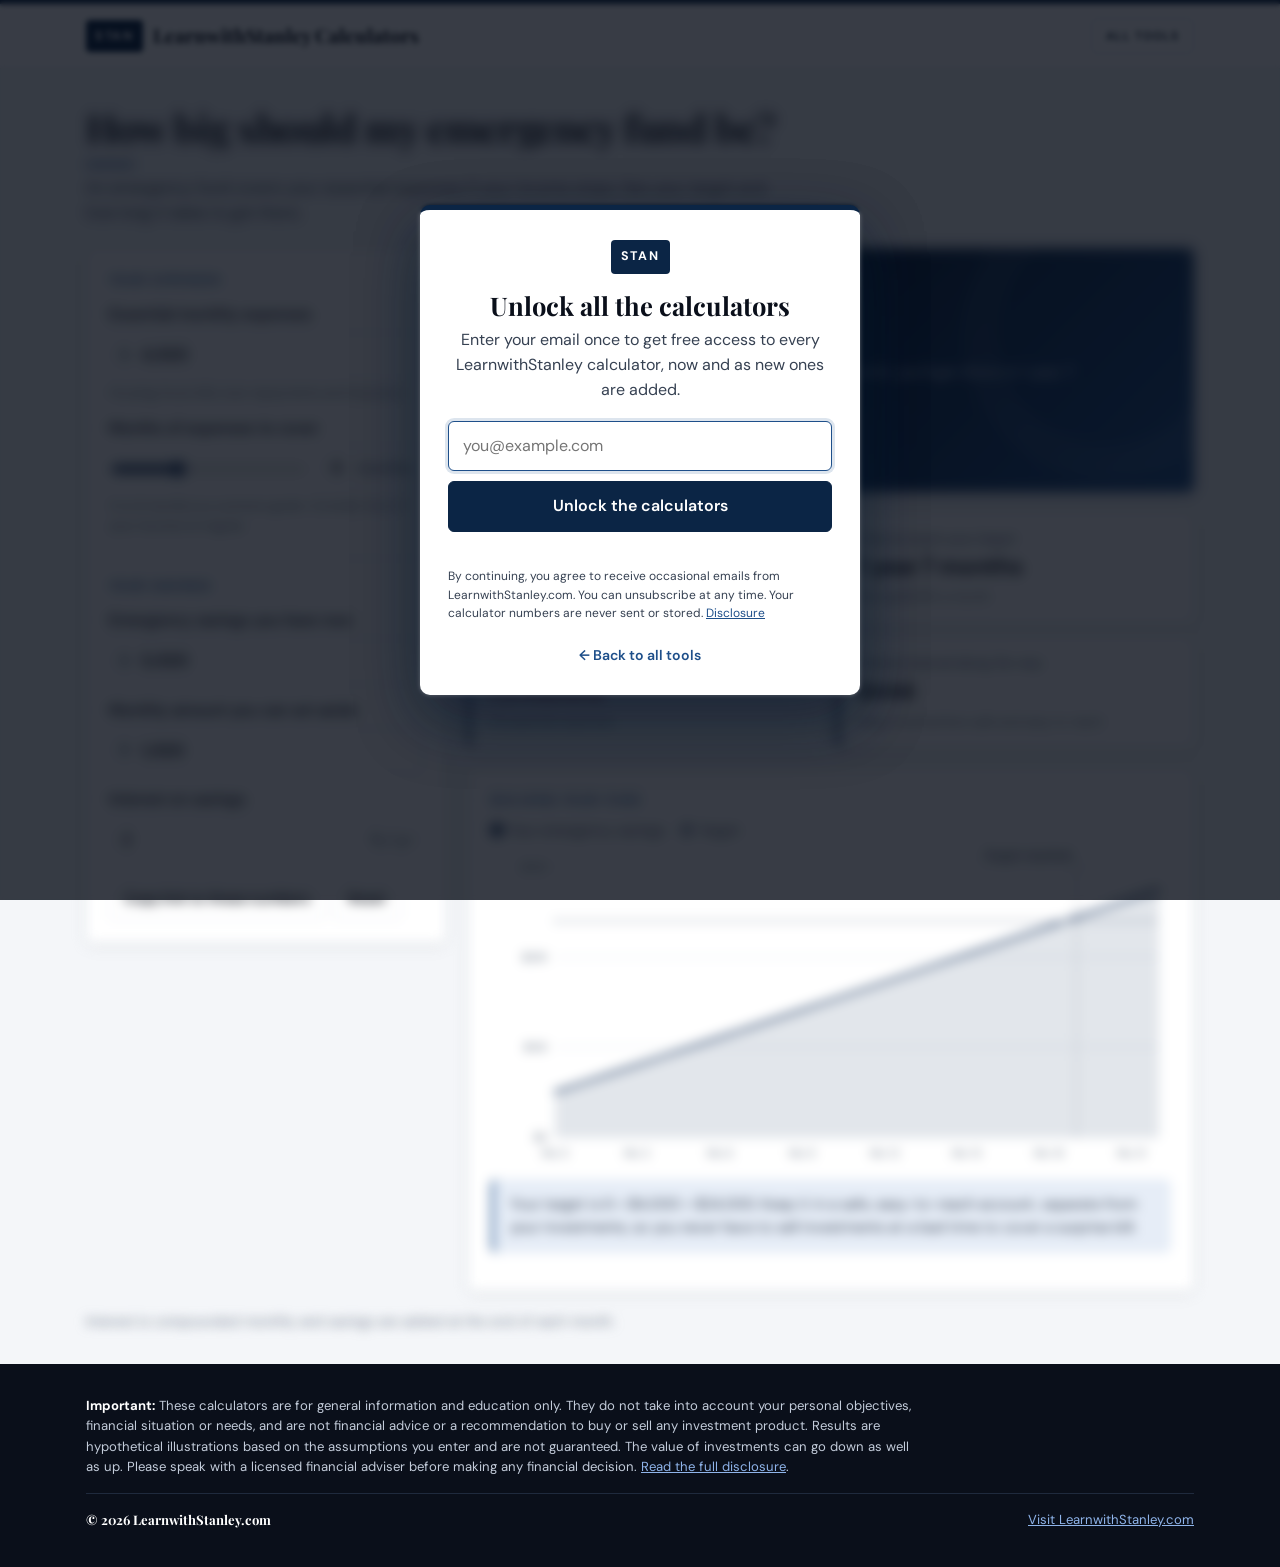
<file: emergency-fund/index.html>
<!doctype html>
<html lang="en">
<head>
  <meta charset="utf-8">
  <meta name="viewport" content="width=device-width, initial-scale=1">
  <title>Emergency Fund · LearnwithStanley Calculators</title>
  <!-- layout:head -->
  <meta name="theme-color" content="#0b2545">
  <meta property="og:type" content="website">
  <meta property="og:site_name" content="LearnwithStanley Calculators">
  <meta property="og:title" content="Emergency Fund · LearnwithStanley Calculators">
  <meta property="og:description" content="Work out how big your emergency fund should be and how long it takes to build.">
  <meta property="og:url" content="https://learnwithstanley.com/recalculator/emergency-fund/">
  <meta property="og:image" content="https://learnwithstanley.com/recalculator/assets/img/og-image.png">
  <meta property="og:image:width" content="1200">
  <meta property="og:image:height" content="630">
  <meta name="twitter:card" content="summary_large_image">
  <link rel="icon" href="data:image/svg+xml,%3Csvg xmlns=%27http://www.w3.org/2000/svg%27 viewBox=%270 0 32 32%27%3E%3Crect width=%2732%27 height=%2732%27 rx=%274%27 fill=%27%230b2545%27/%3E%3Ctext x=%2716%27 y=%2720%27 font-family=%27Arial,sans-serif%27 font-size=%2710%27 font-weight=%27700%27 fill=%27white%27 text-anchor=%27middle%27 textLength=%2726%27 lengthAdjust=%27spacingAndGlyphs%27%3ESTAN%3C/text%3E%3C/svg%3E">
  <link rel="preconnect" href="https://fonts.googleapis.com">
  <link rel="preconnect" href="https://fonts.gstatic.com" crossorigin>
  <link href="https://fonts.googleapis.com/css2?family=DM+Sans:opsz,wght@9..40,400;9..40,600;9..40,700&family=Playfair+Display:wght@600;700&display=swap" rel="stylesheet">
  <link rel="stylesheet" href="../assets/css/style.css?v=6d3aa894">
    <script>/* gate */try{if(!localStorage.getItem('lws_calc_access')&&!/(^|; )lws_calc_access=/.test(document.cookie))document.documentElement.classList.add('gated')}catch(e){document.documentElement.classList.add('gated')}</script>
  <!-- /layout:head -->
  <meta name="description" content="Work out how big your emergency fund should be and how long it takes to build.">
</head>
<body>
  <header class="site-header">
    <div class="wrap">
      <a class="brand" href="../">LearnwithStanley Calculators</a>
      <nav class="nav" aria-label="Site">
        <a href="../">All tools</a>
      </nav>
    </div>
  </header>

  <main class="wrap">
    <section class="intro">
      <h1>How big should my emergency fund be?</h1>
      <p>An emergency fund covers your essential expenses if your income stops. See your target and how long it takes to get there.</p>
    </section>

    <div class="calc">
      <form class="card inputs" id="form" onsubmit="return false" novalidate>
        <h2>Your expenses</h2>
        <div class="field">
          <label for="expenses">Essential monthly expenses</label>
          <div class="input"><span class="affix">$</span><input id="expenses" data-key="expenses" data-type="money" data-min="0" value="4000"></div>
          <span class="hint">Housing, food, bills, loan repayments and insurance.</span>
        </div>
        <div class="field">
          <label for="months">Months of expenses to cover</label>
          <div class="slider-row">
            <input type="range" min="3" max="12" step="1" data-mirror="months" aria-label="Months of expenses to cover">
            <div class="input"><input id="months" data-key="months" data-type="number" data-min="1" data-max="24" value="6"><span class="affix">months</span></div>
          </div>
          <span class="hint">3 to 6 months is a common guide. Consider more if your income is irregular.</span>
        </div>
        <h2>Your savings</h2>
        <div class="field">
          <label for="current">Emergency savings you have now</label>
          <div class="input"><span class="affix">$</span><input id="current" data-key="current" data-type="money" data-min="0" value="5000"></div>
        </div>
        <div class="field">
          <label for="saving">Monthly amount you can set aside</label>
          <div class="input"><span class="affix">$</span><input id="saving" data-key="saving" data-type="money" data-min="0" value="1000"></div>
        </div>
        <div class="field">
          <label for="rate">Interest on savings</label>
          <div class="input"><input id="rate" data-key="rate" data-type="percent" data-min="0" data-max="15" value="2"><span class="affix">% / yr</span></div>
        </div>

        <div class="input-actions">
          <button type="button" class="btn" data-action="share">Copy link to these numbers</button>
          <button type="button" class="btn" data-action="reset">Reset</button>
        </div>
      </form>

      <div class="results" aria-live="polite">
        <div class="card hero">
          <div class="label" id="heroLabel">Your emergency fund target</div>
          <div class="big" id="heroValue">—</div>
          <div class="sub" id="heroSub"></div>
        </div>
        <div class="stats">
          <div class="card stat " id="gapCard">
            <div class="label" id="gapLabel">Still to save</div>
            <div class="value" id="gap">—</div>
            <div class="note" id="gapNote"></div>
          </div>
          <div class="card stat " id="timeCard">
            <div class="label" id="timeLabel">Time to reach your target</div>
            <div class="value" id="time">—</div>
            <div class="note" id="timeNote"></div>
          </div>
          <div class="card stat " id="coverCard">
            <div class="label" id="coverLabel">Months you’re covered today</div>
            <div class="value" id="cover">—</div>
            <div class="note" id="coverNote"></div>
          </div>
          <div class="card stat " id="interestCard">
            <div class="label" id="interestLabel">Interest earned along the way</div>
            <div class="value" id="interest">—</div>
            <div class="note" id="interestNote"></div>
          </div>
        </div>
        <div class="card panel">
          <div class="panel-head">
            <h2>Building your fund</h2>
          </div>
          <div class="legend">
            <span><i style="background:var(--save)"></i>Your emergency savings</span>
            <span><i style="background:var(--contrib)"></i>Target</span>
          </div>
          <div class="chart" id="chart"></div>
          <p class="callout" id="explain"></p>
        </div>
      </div>
    </div>

    <p class="notes">Interest is compounded monthly and savings are added at the end of each month.</p>
  </main>

  <footer class="site-footer">
    <div class="wrap">
      <p class="disclosure"><strong>Important:</strong> These calculators are for general information and education only. They do not take into account your personal objectives, financial situation or needs, and are not financial advice or a recommendation to buy or sell any investment product. Results are hypothetical illustrations based on the assumptions you enter and are not guaranteed. The value of investments can go down as well as up. Please speak with a licensed financial adviser before making any financial decision. <a href="../disclosure/">Read the full disclosure</a>.</p>
      <div class="footer-bottom">
        <span>&copy; 2026 LearnwithStanley.com</span>
        <a href="https://learnwithstanley.com/">Visit LearnwithStanley.com</a>
      </div>
    </div>
  </footer>

  <script src="../assets/js/calc.js?v=8ea5e96e"></script>
  <script src="../assets/js/chart.js?v=4eeb99fa"></script>
  <script src="../assets/js/ui.js?v=906f628b"></script>
  <script src="../assets/js/emergency-fund.js?v=fe56c8a4"></script>
  <script src="../assets/js/share.js?v=2811c458"></script>
  <script src="../assets/js/gate.js?v=3fd9e445"></script>
  <script src="../assets/js/gate.js?v=3fd9e445"></script>
</body>
</html>
</file>
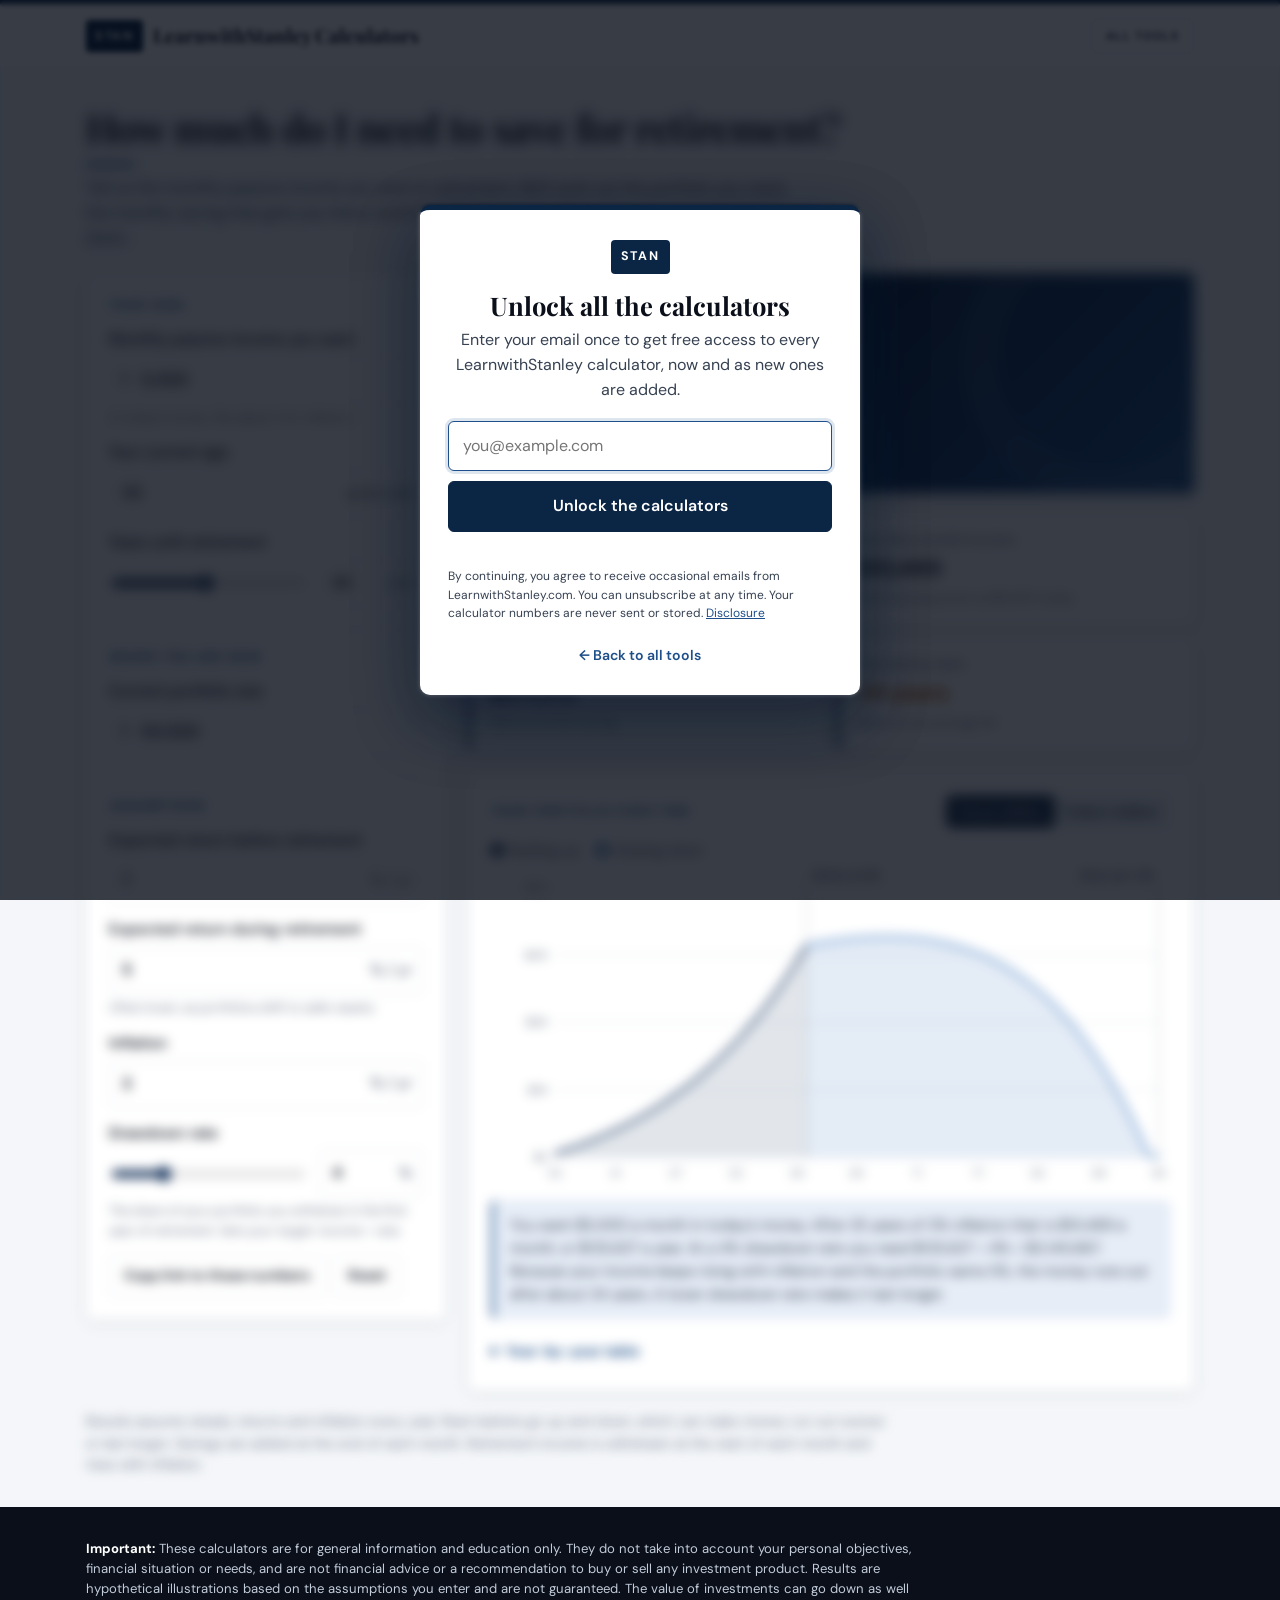
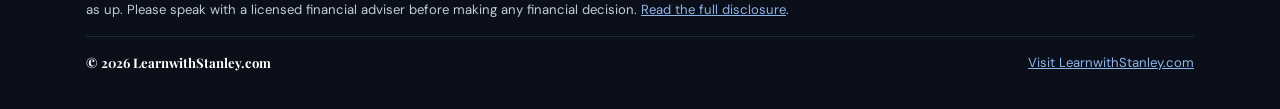
<file: goal/index.html>
<!doctype html>
<html lang="en">
<head>
  <meta charset="utf-8">
  <meta name="viewport" content="width=device-width, initial-scale=1">
  <title>Retirement Goal Planner · LearnwithStanley Calculators</title>
  <!-- layout:head -->
  <meta name="theme-color" content="#0b2545">
  <meta property="og:type" content="website">
  <meta property="og:site_name" content="LearnwithStanley Calculators">
  <meta property="og:title" content="Retirement Goal Planner · LearnwithStanley Calculators">
  <meta property="og:description" content="Work out how much you need to save each month to retire with the passive income you want, and how long your money will last.">
  <meta property="og:url" content="https://learnwithstanley.com/recalculator/goal/">
  <meta property="og:image" content="https://learnwithstanley.com/recalculator/assets/img/og-image.png">
  <meta property="og:image:width" content="1200">
  <meta property="og:image:height" content="630">
  <meta name="twitter:card" content="summary_large_image">
  <link rel="icon" href="data:image/svg+xml,%3Csvg xmlns=%27http://www.w3.org/2000/svg%27 viewBox=%270 0 32 32%27%3E%3Crect width=%2732%27 height=%2732%27 rx=%274%27 fill=%27%230b2545%27/%3E%3Ctext x=%2716%27 y=%2720%27 font-family=%27Arial,sans-serif%27 font-size=%2710%27 font-weight=%27700%27 fill=%27white%27 text-anchor=%27middle%27 textLength=%2726%27 lengthAdjust=%27spacingAndGlyphs%27%3ESTAN%3C/text%3E%3C/svg%3E">
  <link rel="preconnect" href="https://fonts.googleapis.com">
  <link rel="preconnect" href="https://fonts.gstatic.com" crossorigin>
  <link href="https://fonts.googleapis.com/css2?family=DM+Sans:opsz,wght@9..40,400;9..40,600;9..40,700&family=Playfair+Display:wght@600;700&display=swap" rel="stylesheet">
  <link rel="stylesheet" href="../assets/css/style.css?v=6d3aa894">
    <script>/* gate */try{if(!localStorage.getItem('lws_calc_access')&&!/(^|; )lws_calc_access=/.test(document.cookie))document.documentElement.classList.add('gated')}catch(e){document.documentElement.classList.add('gated')}</script>
  <!-- /layout:head -->
  <meta name="description" content="Work out how much you need to save each month to retire with the passive income you want, and how long your money will last.">
</head>
<body>
  <header class="site-header">
    <div class="wrap">
      <a class="brand" href="../">LearnwithStanley Calculators</a>
      <nav class="nav" aria-label="Site">
        <a href="../">All tools</a>
      </nav>
    </div>
  </header>

  <main class="wrap">
    <section class="intro">
      <h1>How much do I need to save for retirement?</h1>
      <p>Tell us the monthly passive income you want in retirement. We'll work out the portfolio you need, the monthly saving that gets you there, and how long the money lasts once you start drawing it down.</p>
    </section>

    <div class="calc">
      <form class="card inputs" id="form" onsubmit="return false" novalidate>
        <h2>Your goal</h2>
        <div class="field">
          <label for="income">Monthly passive income you want</label>
          <div class="input"><span class="affix">$</span><input id="income" data-key="income" data-type="money" data-min="0" value="5000"></div>
          <span class="hint">In today's money. We adjust it for inflation.</span>
        </div>
        <div class="field">
          <label for="age">Your current age</label>
          <div class="input"><input id="age" data-key="age" data-type="number" data-min="0" data-max="100" value="35"><span class="affix">years old</span></div>
        </div>
        <div class="field">
          <label for="years">Years until retirement</label>
          <div class="slider-row">
            <input type="range" min="1" max="50" step="1" data-mirror="years" aria-label="Years until retirement">
            <div class="input"><input id="years" data-key="years" data-type="number" data-min="1" data-max="60" value="25"><span class="affix">yrs</span></div>
          </div>
        </div>

        <h2>Where you are now</h2>
        <div class="field">
          <label for="portfolio">Current portfolio size</label>
          <div class="input"><span class="affix">$</span><input id="portfolio" data-key="portfolio" data-type="money" data-min="0" value="50000"></div>
        </div>

        <h2>Assumptions</h2>
        <div class="field">
          <label for="ret">Expected return before retirement</label>
          <div class="input"><input id="ret" data-key="ret" data-type="percent" data-min="-10" data-max="30" value="7"><span class="affix">% / yr</span></div>
        </div>
        <div class="field">
          <label for="retDraw">Expected return during retirement</label>
          <div class="input"><input id="retDraw" data-key="retDraw" data-type="percent" data-min="-10" data-max="30" value="5"><span class="affix">% / yr</span></div>
          <span class="hint">Often lower, as portfolios shift to safer assets.</span>
        </div>
        <div class="field">
          <label for="infl">Inflation</label>
          <div class="input"><input id="infl" data-key="infl" data-type="percent" data-min="-5" data-max="20" value="3"><span class="affix">% / yr</span></div>
        </div>
        <div class="field">
          <label for="wr">Drawdown rate</label>
          <div class="slider-row">
            <input type="range" min="2" max="10" step="0.25" data-mirror="wr" aria-label="Drawdown rate">
            <div class="input"><input id="wr" data-key="wr" data-type="percent" data-min="0.5" data-max="20" value="4"><span class="affix">%</span></div>
          </div>
          <span class="hint">The share of your portfolio you withdraw in the first year of retirement. Sets your target: income ÷ rate.</span>
        </div>

        <div class="input-actions">
          <button type="button" class="btn" data-action="share">Copy link to these numbers</button>
          <button type="button" class="btn" data-action="reset">Reset</button>
        </div>
      </form>

      <div class="results" aria-live="polite">
        <div class="card hero">
          <div class="label" id="heroLabel">Save every month</div>
          <div class="big" id="heroValue">—</div>
          <div class="sub" id="heroSub"></div>
        </div>

        <div class="stats">
          <div class="card stat">
            <div class="label">Portfolio you need</div>
            <div class="value" id="target">—</div>
            <div class="note" id="targetNote"></div>
          </div>
          <div class="card stat">
            <div class="label">Your first month's income</div>
            <div class="value" id="futureIncome">—</div>
            <div class="note" id="futureIncomeNote"></div>
          </div>
          <div class="card stat">
            <div class="label">Today's portfolio alone grows to</div>
            <div class="value" id="alone">—</div>
            <div class="note">With no further saving</div>
          </div>
          <div class="card stat" id="lastsCard">
            <div class="label">Your money lasts</div>
            <div class="value" id="lasts">—</div>
            <div class="note" id="lastsNote"></div>
          </div>
        </div>

        <div class="card panel">
          <div class="panel-head">
            <h2>Your portfolio over time</h2>
            <div class="toggle" id="view" role="group" aria-label="Show values in">
              <button type="button" data-value="nominal" aria-pressed="true">Future dollars</button>
              <button type="button" data-value="real" aria-pressed="false">Today's dollars</button>
            </div>
          </div>
          <div class="legend">
            <span><i style="background:var(--save)"></i>Building up</span>
            <span><i style="background:var(--draw)"></i>Drawing down</span>
          </div>
          <div class="chart" id="chart"></div>
          <p class="callout" id="explain"></p>
          <details class="table">
            <summary>Year-by-year table</summary>
            <div class="table-scroll"><table>
              <thead><tr><th>Age</th><th>Phase</th><th>Balance</th><th>In today's dollars</th></tr></thead>
              <tbody id="rows"></tbody>
            </table></div>
          </details>
        </div>
      </div>
    </div>

    <p class="notes">Results assume steady returns and inflation every year. Real markets go up and down, which can make money run out sooner or last longer. Savings are added at the end of each month. Retirement income is withdrawn at the start of each month and rises with inflation.</p>
  </main>

  <footer class="site-footer">
    <div class="wrap">
      <p class="disclosure"><strong>Important:</strong> These calculators are for general information and education only. They do not take into account your personal objectives, financial situation or needs, and are not financial advice or a recommendation to buy or sell any investment product. Results are hypothetical illustrations based on the assumptions you enter and are not guaranteed. The value of investments can go down as well as up. Please speak with a licensed financial adviser before making any financial decision. <a href="../disclosure/">Read the full disclosure</a>.</p>
      <div class="footer-bottom">
        <span>&copy; 2026 LearnwithStanley.com</span>
        <a href="https://learnwithstanley.com/">Visit LearnwithStanley.com</a>
      </div>
    </div>
  </footer>

  <script src="../assets/js/calc.js?v=8ea5e96e"></script>
  <script src="../assets/js/chart.js?v=4eeb99fa"></script>
  <script src="../assets/js/ui.js?v=906f628b"></script>
  <script src="../assets/js/goal.js?v=4d1a662b"></script>
  <script src="../assets/js/share.js?v=2811c458"></script>
  <script src="../assets/js/gate.js?v=3fd9e445"></script>
  <script src="../assets/js/gate.js?v=3fd9e445"></script>
</body>
</html>
</file>
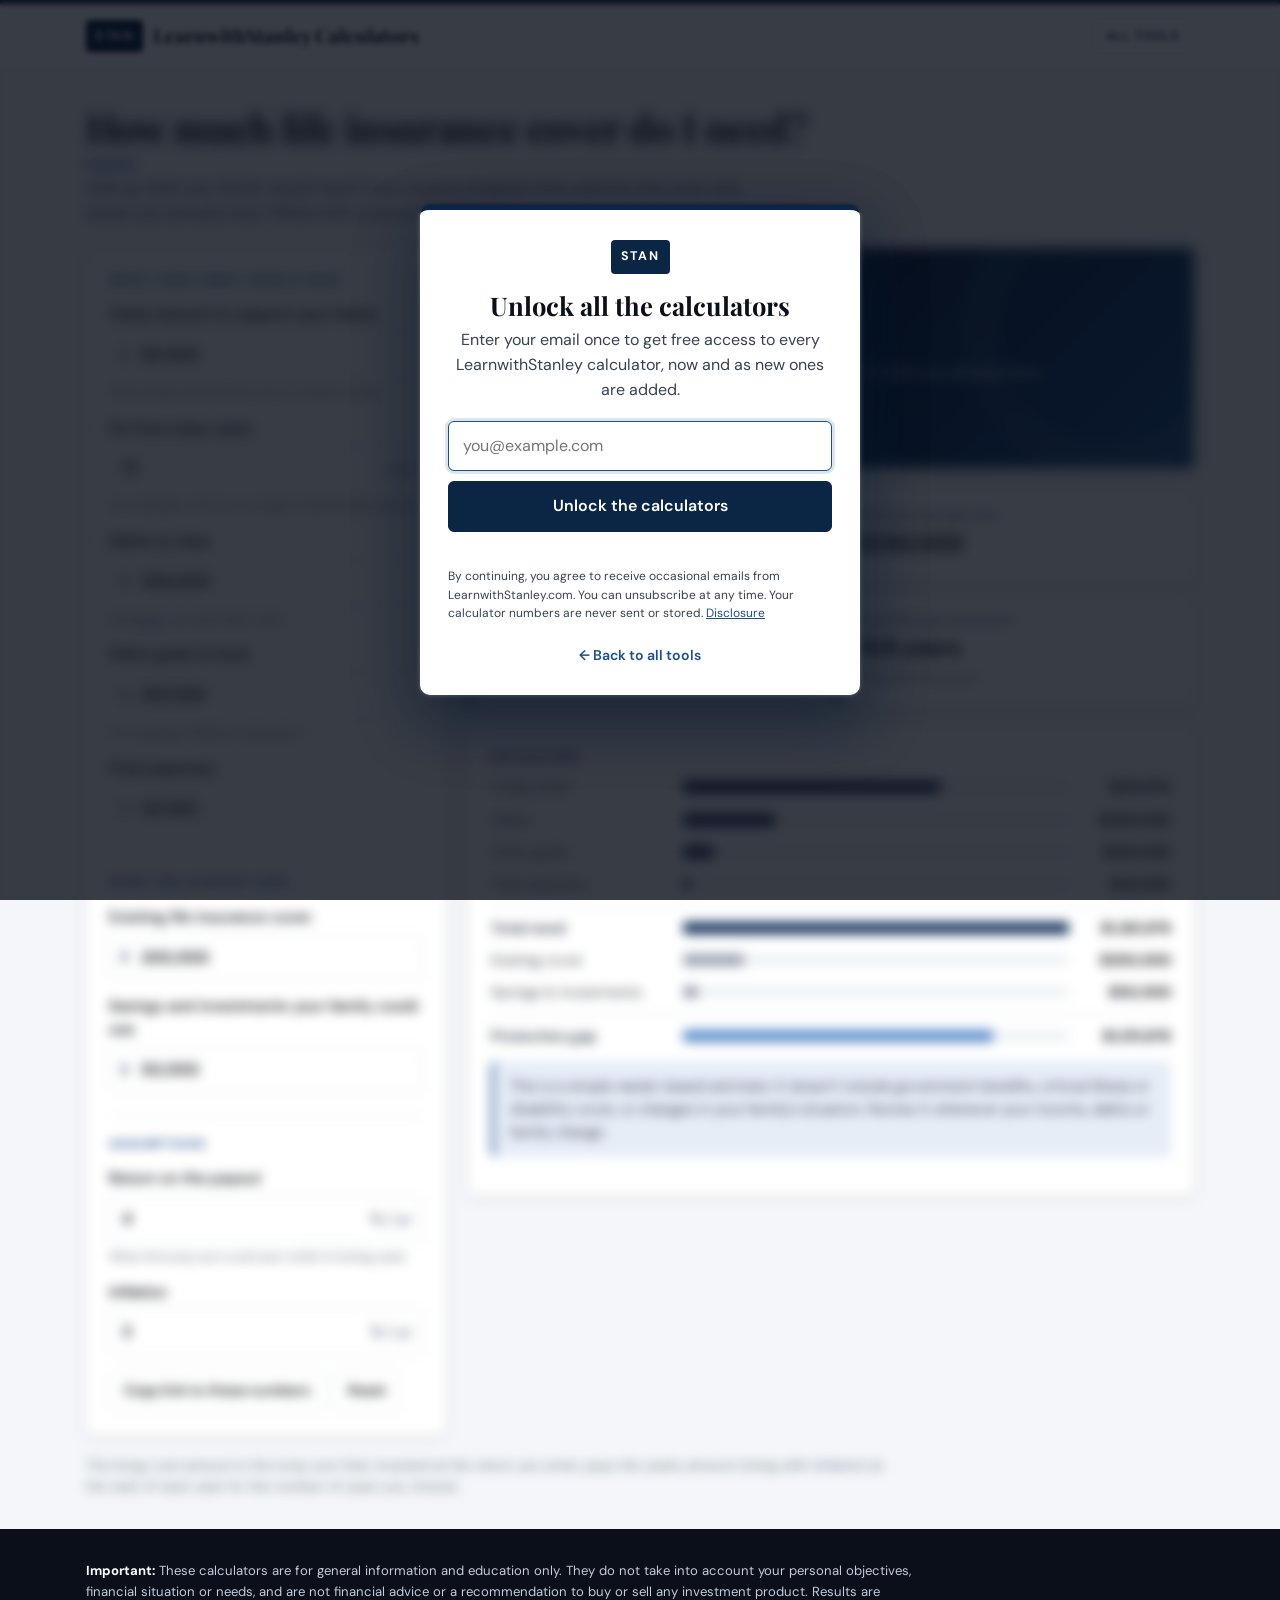
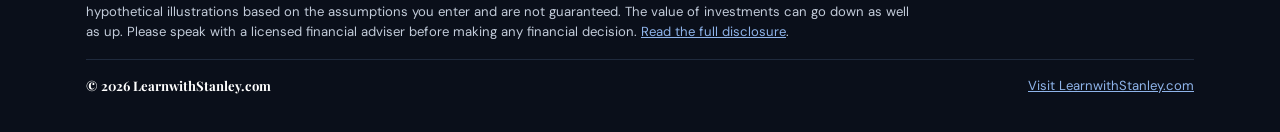
<file: insurance/index.html>
<!doctype html>
<html lang="en">
<head>
  <meta charset="utf-8">
  <meta name="viewport" content="width=device-width, initial-scale=1">
  <title>Insurance Needs · LearnwithStanley Calculators</title>
  <!-- layout:head -->
  <meta name="theme-color" content="#0b2545">
  <meta property="og:type" content="website">
  <meta property="og:site_name" content="LearnwithStanley Calculators">
  <meta property="og:title" content="Insurance Needs · LearnwithStanley Calculators">
  <meta property="og:description" content="Estimate how much life insurance cover your family would need, and your protection gap.">
  <meta property="og:url" content="https://learnwithstanley.com/recalculator/insurance/">
  <meta property="og:image" content="https://learnwithstanley.com/recalculator/assets/img/og-image.png">
  <meta property="og:image:width" content="1200">
  <meta property="og:image:height" content="630">
  <meta name="twitter:card" content="summary_large_image">
  <link rel="icon" href="data:image/svg+xml,%3Csvg xmlns=%27http://www.w3.org/2000/svg%27 viewBox=%270 0 32 32%27%3E%3Crect width=%2732%27 height=%2732%27 rx=%274%27 fill=%27%230b2545%27/%3E%3Ctext x=%2716%27 y=%2720%27 font-family=%27Arial,sans-serif%27 font-size=%2710%27 font-weight=%27700%27 fill=%27white%27 text-anchor=%27middle%27 textLength=%2726%27 lengthAdjust=%27spacingAndGlyphs%27%3ESTAN%3C/text%3E%3C/svg%3E">
  <link rel="preconnect" href="https://fonts.googleapis.com">
  <link rel="preconnect" href="https://fonts.gstatic.com" crossorigin>
  <link href="https://fonts.googleapis.com/css2?family=DM+Sans:opsz,wght@9..40,400;9..40,600;9..40,700&family=Playfair+Display:wght@600;700&display=swap" rel="stylesheet">
  <link rel="stylesheet" href="../assets/css/style.css?v=6d3aa894">
    <script>/* gate */try{if(!localStorage.getItem('lws_calc_access')&&!/(^|; )lws_calc_access=/.test(document.cookie))document.documentElement.classList.add('gated')}catch(e){document.documentElement.classList.add('gated')}</script>
  <!-- /layout:head -->
  <meta name="description" content="Estimate how much life insurance cover your family would need, and your protection gap.">
</head>
<body>
  <header class="site-header">
    <div class="wrap">
      <a class="brand" href="../">LearnwithStanley Calculators</a>
      <nav class="nav" aria-label="Site">
        <a href="../">All tools</a>
      </nav>
    </div>
  </header>

  <main class="wrap">
    <section class="intro">
      <h1>How much life insurance cover do I need?</h1>
      <p>Add up what your family would need if your income stopped, then subtract the cover and assets you already have. What’s left is your protection gap.</p>
    </section>

    <div class="calc">
      <form class="card inputs" id="form" onsubmit="return false" novalidate>
        <h2>What your family would need</h2>
        <div class="field">
          <label for="need">Yearly amount to support your family</label>
          <div class="input"><span class="affix">$</span><input id="need" data-key="need" data-type="money" data-min="0" value="60000"></div>
          <span class="hint">Their living costs without you, in today’s money.</span>
        </div>
        <div class="field">
          <label for="years">For how many years</label>
          <div class="input"><input id="years" data-key="years" data-type="number" data-min="0" data-max="60" value="15"><span class="affix">yrs</span></div>
          <span class="hint">For example, until your youngest child finishes school.</span>
        </div>
        <div class="field">
          <label for="debts">Debts to clear</label>
          <div class="input"><span class="affix">$</span><input id="debts" data-key="debts" data-type="money" data-min="0" value="300000"></div>
          <span class="hint">Mortgage, car and other loans.</span>
        </div>
        <div class="field">
          <label for="goals">Other goals to fund</label>
          <div class="input"><span class="affix">$</span><input id="goals" data-key="goals" data-type="money" data-min="0" value="100000"></div>
          <span class="hint">For example, children’s education.</span>
        </div>
        <div class="field">
          <label for="final">Final expenses</label>
          <div class="input"><span class="affix">$</span><input id="final" data-key="final" data-type="money" data-min="0" value="20000"></div>
        </div>
        <h2>What you already have</h2>
        <div class="field">
          <label for="cover">Existing life insurance cover</label>
          <div class="input"><span class="affix">$</span><input id="cover" data-key="cover" data-type="money" data-min="0" value="200000"></div>
        </div>
        <div class="field">
          <label for="assets">Savings and investments your family could use</label>
          <div class="input"><span class="affix">$</span><input id="assets" data-key="assets" data-type="money" data-min="0" value="50000"></div>
        </div>
        <h2>Assumptions</h2>
        <div class="field">
          <label for="ret">Return on the payout</label>
          <div class="input"><input id="ret" data-key="ret" data-type="percent" data-min="-10" data-max="30" value="4"><span class="affix">% / yr</span></div>
          <span class="hint">What the lump sum could earn while it’s being used.</span>
        </div>
        <div class="field">
          <label for="infl">Inflation</label>
          <div class="input"><input id="infl" data-key="infl" data-type="percent" data-min="-5" data-max="20" value="3"><span class="affix">% / yr</span></div>
        </div>

        <div class="input-actions">
          <button type="button" class="btn" data-action="share">Copy link to these numbers</button>
          <button type="button" class="btn" data-action="reset">Reset</button>
        </div>
      </form>

      <div class="results" aria-live="polite">
        <div class="card hero">
          <div class="label" id="heroLabel">Your protection gap</div>
          <div class="big" id="heroValue">—</div>
          <div class="sub" id="heroSub"></div>
        </div>
        <div class="stats">
          <div class="card stat " id="needTotalCard">
            <div class="label" id="needTotalLabel">Total your family would need</div>
            <div class="value" id="needTotal">—</div>
            <div class="note" id="needTotalNote"></div>
          </div>
          <div class="card stat " id="haveTotalCard">
            <div class="label" id="haveTotalLabel">What you already have</div>
            <div class="value" id="haveTotal">—</div>
            <div class="note" id="haveTotalNote"></div>
          </div>
          <div class="card stat " id="incomeCard">
            <div class="label" id="incomeLabel">Lump sum for living costs</div>
            <div class="value" id="income">—</div>
            <div class="note" id="incomeNote"></div>
          </div>
          <div class="card stat " id="gapYearsCard">
            <div class="label" id="gapYearsLabel">Years the gap represents</div>
            <div class="value" id="gapYears">—</div>
            <div class="note" id="gapYearsNote"></div>
          </div>
        </div>
        <div class="card panel">
          <div class="panel-head"><h2>Breakdown</h2></div>
          <div class="bars" id="bars"></div>
          <p class="callout" id="explain" style="margin-top:14px"></p>
        </div>
      </div>
    </div>

    <p class="notes">The living-cost amount is the lump sum that, invested at the return you enter, pays the yearly amount (rising with inflation) at the start of each year for the number of years you choose.</p>
  </main>

  <footer class="site-footer">
    <div class="wrap">
      <p class="disclosure"><strong>Important:</strong> These calculators are for general information and education only. They do not take into account your personal objectives, financial situation or needs, and are not financial advice or a recommendation to buy or sell any investment product. Results are hypothetical illustrations based on the assumptions you enter and are not guaranteed. The value of investments can go down as well as up. Please speak with a licensed financial adviser before making any financial decision. <a href="../disclosure/">Read the full disclosure</a>.</p>
      <div class="footer-bottom">
        <span>&copy; 2026 LearnwithStanley.com</span>
        <a href="https://learnwithstanley.com/">Visit LearnwithStanley.com</a>
      </div>
    </div>
  </footer>

  <script src="../assets/js/calc.js?v=8ea5e96e"></script>
  <script src="../assets/js/chart.js?v=4eeb99fa"></script>
  <script src="../assets/js/ui.js?v=906f628b"></script>
  <script src="../assets/js/bars.js?v=75876bea"></script>
  <script src="../assets/js/insurance.js?v=cf190931"></script>
  <script src="../assets/js/share.js?v=2811c458"></script>
  <script src="../assets/js/gate.js?v=3fd9e445"></script>
  <script src="../assets/js/gate.js?v=3fd9e445"></script>
</body>
</html>
</file>
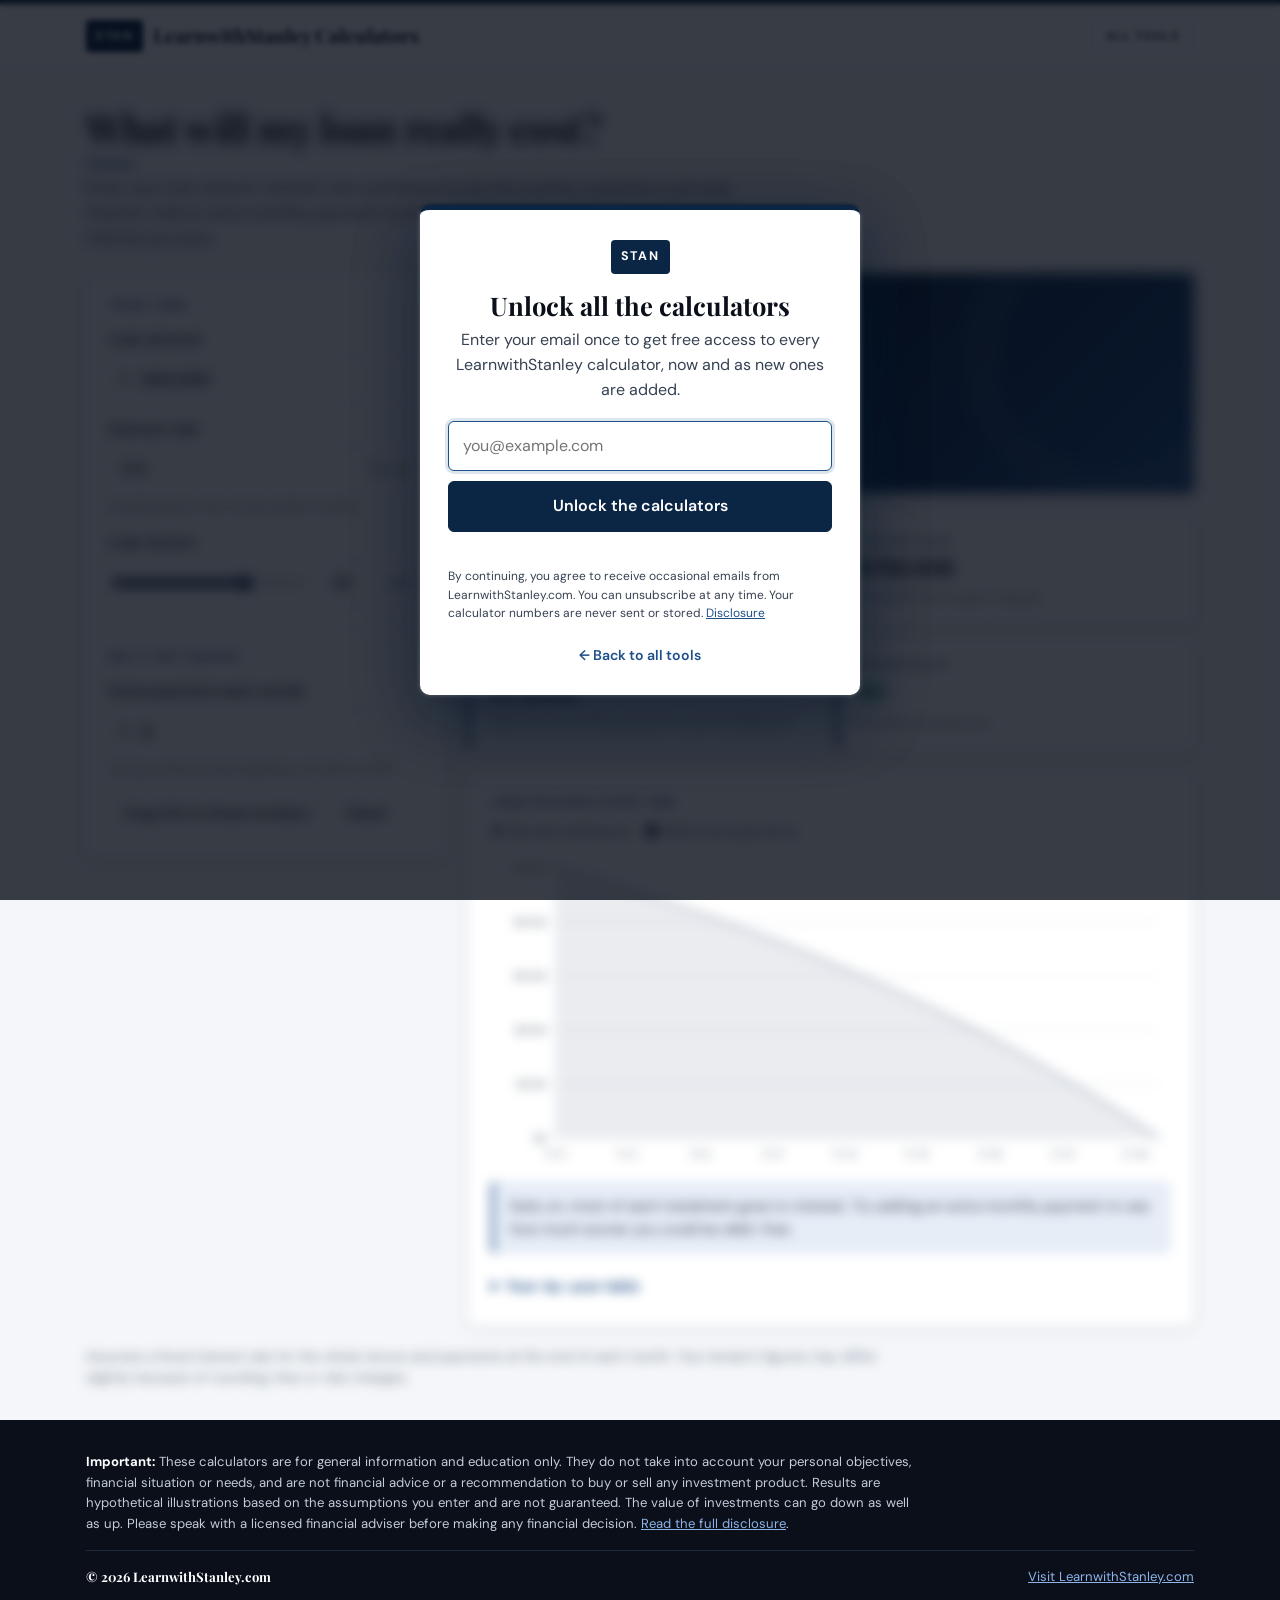
<file: loan/index.html>
<!doctype html>
<html lang="en">
<head>
  <meta charset="utf-8">
  <meta name="viewport" content="width=device-width, initial-scale=1">
  <title>Loan & Mortgage Repayment · LearnwithStanley Calculators</title>
  <!-- layout:head -->
  <meta name="theme-color" content="#0b2545">
  <meta property="og:type" content="website">
  <meta property="og:site_name" content="LearnwithStanley Calculators">
  <meta property="og:title" content="Loan & Mortgage Repayment · LearnwithStanley Calculators">
  <meta property="og:description" content="Work out your monthly loan instalment, total interest, and how much an extra monthly payment saves.">
  <meta property="og:url" content="https://learnwithstanley.com/recalculator/loan/">
  <meta property="og:image" content="https://learnwithstanley.com/recalculator/assets/img/og-image.png">
  <meta property="og:image:width" content="1200">
  <meta property="og:image:height" content="630">
  <meta name="twitter:card" content="summary_large_image">
  <link rel="icon" href="data:image/svg+xml,%3Csvg xmlns=%27http://www.w3.org/2000/svg%27 viewBox=%270 0 32 32%27%3E%3Crect width=%2732%27 height=%2732%27 rx=%274%27 fill=%27%230b2545%27/%3E%3Ctext x=%2716%27 y=%2720%27 font-family=%27Arial,sans-serif%27 font-size=%2710%27 font-weight=%27700%27 fill=%27white%27 text-anchor=%27middle%27 textLength=%2726%27 lengthAdjust=%27spacingAndGlyphs%27%3ESTAN%3C/text%3E%3C/svg%3E">
  <link rel="preconnect" href="https://fonts.googleapis.com">
  <link rel="preconnect" href="https://fonts.gstatic.com" crossorigin>
  <link href="https://fonts.googleapis.com/css2?family=DM+Sans:opsz,wght@9..40,400;9..40,600;9..40,700&family=Playfair+Display:wght@600;700&display=swap" rel="stylesheet">
  <link rel="stylesheet" href="../assets/css/style.css?v=6d3aa894">
    <script>/* gate */try{if(!localStorage.getItem('lws_calc_access')&&!/(^|; )lws_calc_access=/.test(document.cookie))document.documentElement.classList.add('gated')}catch(e){document.documentElement.classList.add('gated')}</script>
  <!-- /layout:head -->
  <meta name="description" content="Work out your monthly loan instalment, total interest, and how much an extra monthly payment saves.">
</head>
<body>
  <header class="site-header">
    <div class="wrap">
      <a class="brand" href="../">LearnwithStanley Calculators</a>
      <nav class="nav" aria-label="Site">
        <a href="../">All tools</a>
      </nav>
    </div>
  </header>

  <main class="wrap">
    <section class="intro">
      <h1>What will my loan really cost?</h1>
      <p>Enter your loan amount, interest rate and tenure to see the monthly instalment and total interest. Add an extra monthly payment to see how much sooner you finish and how much interest you save.</p>
    </section>

    <div class="calc">
      <form class="card inputs" id="form" onsubmit="return false" novalidate>
        <h2>Your loan</h2>
        <div class="field">
          <label for="principal">Loan amount</label>
          <div class="input"><span class="affix">$</span><input id="principal" data-key="principal" data-type="money" data-min="0" value="500000"></div>
        </div>
        <div class="field">
          <label for="rate">Interest rate</label>
          <div class="input"><input id="rate" data-key="rate" data-type="percent" data-min="0" data-max="40" value="3.5"><span class="affix">% / yr</span></div>
          <span class="hint">Nominal yearly rate, compounded monthly.</span>
        </div>
        <div class="field">
          <label for="years">Loan tenure</label>
          <div class="slider-row">
            <input type="range" min="1" max="35" step="1" data-mirror="years" aria-label="Loan tenure">
            <div class="input"><input id="years" data-key="years" data-type="number" data-min="1" data-max="40" value="25"><span class="affix">yrs</span></div>
          </div>
        </div>
        <h2>Pay it off faster</h2>
        <div class="field">
          <label for="extra">Extra payment each month</label>
          <div class="input"><span class="affix">$</span><input id="extra" data-key="extra" data-type="money" data-min="0" value="0"></div>
          <span class="hint">On top of the normal instalment. Try 200 or 500.</span>
        </div>

        <div class="input-actions">
          <button type="button" class="btn" data-action="share">Copy link to these numbers</button>
          <button type="button" class="btn" data-action="reset">Reset</button>
        </div>
      </form>

      <div class="results" aria-live="polite">
        <div class="card hero">
          <div class="label" id="heroLabel">Monthly instalment</div>
          <div class="big" id="heroValue">—</div>
          <div class="sub" id="heroSub"></div>
        </div>
        <div class="stats">
          <div class="card stat " id="interestCard">
            <div class="label" id="interestLabel">Total interest</div>
            <div class="value" id="interest">—</div>
            <div class="note" id="interestNote"></div>
          </div>
          <div class="card stat " id="paidCard">
            <div class="label" id="paidLabel">Total you repay</div>
            <div class="value" id="paid">—</div>
            <div class="note" id="paidNote"></div>
          </div>
          <div class="card stat " id="fasterCard">
            <div class="label" id="fasterLabel">With extra payments, done in</div>
            <div class="value" id="faster">—</div>
            <div class="note" id="fasterNote"></div>
          </div>
          <div class="card stat good" id="savedCard">
            <div class="label" id="savedLabel">Interest saved</div>
            <div class="value" id="saved">—</div>
            <div class="note" id="savedNote"></div>
          </div>
        </div>
        <div class="card panel">
          <div class="panel-head">
            <h2>Loan balance over time</h2>
          </div>
          <div class="legend">
            <span><i style="background:var(--contrib)"></i>Normal instalments</span>
            <span><i style="background:var(--save)"></i>With extra payments</span>
          </div>
          <div class="chart" id="chart"></div>
          <p class="callout" id="explain"></p>
          <details class="table">
            <summary>Year-by-year table</summary>
            <div class="table-scroll"><table>
              <thead><tr><th>Year</th><th>Balance (normal)</th><th>Balance (with extra)</th></tr></thead>
              <tbody id="rows"></tbody>
            </table></div>
          </details>
        </div>
      </div>
    </div>

    <p class="notes">Assumes a fixed interest rate for the whole tenure and payments at the end of each month. Your lender’s figures may differ slightly because of rounding, fees or rate changes.</p>
  </main>

  <footer class="site-footer">
    <div class="wrap">
      <p class="disclosure"><strong>Important:</strong> These calculators are for general information and education only. They do not take into account your personal objectives, financial situation or needs, and are not financial advice or a recommendation to buy or sell any investment product. Results are hypothetical illustrations based on the assumptions you enter and are not guaranteed. The value of investments can go down as well as up. Please speak with a licensed financial adviser before making any financial decision. <a href="../disclosure/">Read the full disclosure</a>.</p>
      <div class="footer-bottom">
        <span>&copy; 2026 LearnwithStanley.com</span>
        <a href="https://learnwithstanley.com/">Visit LearnwithStanley.com</a>
      </div>
    </div>
  </footer>

  <script src="../assets/js/calc.js?v=8ea5e96e"></script>
  <script src="../assets/js/chart.js?v=4eeb99fa"></script>
  <script src="../assets/js/ui.js?v=906f628b"></script>
  <script src="../assets/js/loan.js?v=ae9eadaf"></script>
  <script src="../assets/js/share.js?v=2811c458"></script>
  <script src="../assets/js/gate.js?v=3fd9e445"></script>
  <script src="../assets/js/gate.js?v=3fd9e445"></script>
</body>
</html>
</file>
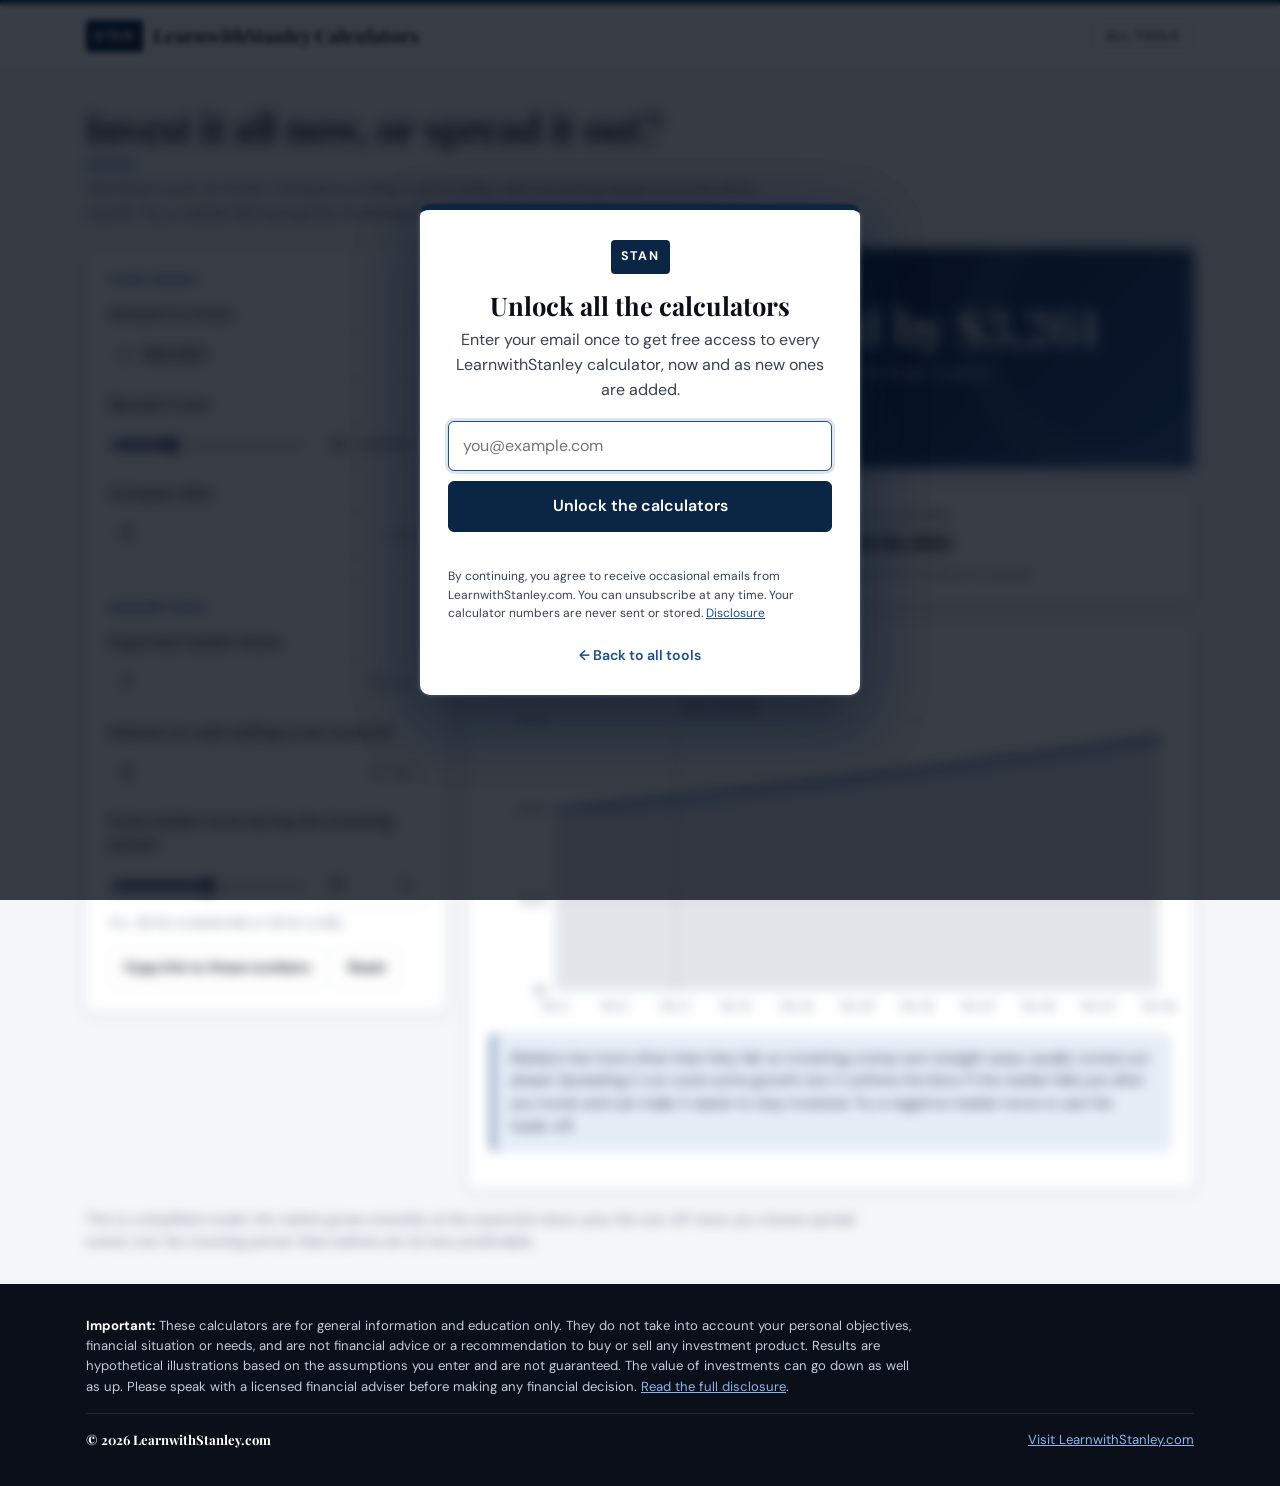
<file: lump-vs-dca/index.html>
<!doctype html>
<html lang="en">
<head>
  <meta charset="utf-8">
  <meta name="viewport" content="width=device-width, initial-scale=1">
  <title>Lump Sum vs Monthly Investing · LearnwithStanley Calculators</title>
  <!-- layout:head -->
  <meta name="theme-color" content="#0b2545">
  <meta property="og:type" content="website">
  <meta property="og:site_name" content="LearnwithStanley Calculators">
  <meta property="og:title" content="Lump Sum vs Monthly Investing · LearnwithStanley Calculators">
  <meta property="og:description" content="Compare investing a lump sum all at once with spreading it out monthly.">
  <meta property="og:url" content="https://learnwithstanley.com/recalculator/lump-vs-dca/">
  <meta property="og:image" content="https://learnwithstanley.com/recalculator/assets/img/og-image.png">
  <meta property="og:image:width" content="1200">
  <meta property="og:image:height" content="630">
  <meta name="twitter:card" content="summary_large_image">
  <link rel="icon" href="data:image/svg+xml,%3Csvg xmlns=%27http://www.w3.org/2000/svg%27 viewBox=%270 0 32 32%27%3E%3Crect width=%2732%27 height=%2732%27 rx=%274%27 fill=%27%230b2545%27/%3E%3Ctext x=%2716%27 y=%2720%27 font-family=%27Arial,sans-serif%27 font-size=%2710%27 font-weight=%27700%27 fill=%27white%27 text-anchor=%27middle%27 textLength=%2726%27 lengthAdjust=%27spacingAndGlyphs%27%3ESTAN%3C/text%3E%3C/svg%3E">
  <link rel="preconnect" href="https://fonts.googleapis.com">
  <link rel="preconnect" href="https://fonts.gstatic.com" crossorigin>
  <link href="https://fonts.googleapis.com/css2?family=DM+Sans:opsz,wght@9..40,400;9..40,600;9..40,700&family=Playfair+Display:wght@600;700&display=swap" rel="stylesheet">
  <link rel="stylesheet" href="../assets/css/style.css?v=6d3aa894">
    <script>/* gate */try{if(!localStorage.getItem('lws_calc_access')&&!/(^|; )lws_calc_access=/.test(document.cookie))document.documentElement.classList.add('gated')}catch(e){document.documentElement.classList.add('gated')}</script>
  <!-- /layout:head -->
  <meta name="description" content="Compare investing a lump sum all at once with spreading it out monthly.">
</head>
<body>
  <header class="site-header">
    <div class="wrap">
      <a class="brand" href="../">LearnwithStanley Calculators</a>
      <nav class="nav" aria-label="Site">
        <a href="../">All tools</a>
      </nav>
    </div>
  </header>

  <main class="wrap">
    <section class="intro">
      <h1>Invest it all now, or spread it out?</h1>
      <p>You have a sum to invest. Compare putting it all in today with investing equal amounts each month. Try a market fall during the investing period to see when spreading it out helps.</p>
    </section>

    <div class="calc">
      <form class="card inputs" id="form" onsubmit="return false" novalidate>
        <h2>Your money</h2>
        <div class="field">
          <label for="amount">Amount to invest</label>
          <div class="input"><span class="affix">$</span><input id="amount" data-key="amount" data-type="money" data-min="0" value="100000"></div>
        </div>
        <div class="field">
          <label for="months">Spread it over</label>
          <div class="slider-row">
            <input type="range" min="2" max="36" step="1" data-mirror="months" aria-label="Spread it over">
            <div class="input"><input id="months" data-key="months" data-type="number" data-min="1" data-max="60" value="12"><span class="affix">months</span></div>
          </div>
        </div>
        <div class="field">
          <label for="horizon">Compare after</label>
          <div class="input"><input id="horizon" data-key="horizon" data-type="number" data-min="1" data-max="40" value="5"><span class="affix">yrs</span></div>
        </div>
        <h2>Assumptions</h2>
        <div class="field">
          <label for="ret">Expected market return</label>
          <div class="input"><input id="ret" data-key="ret" data-type="percent" data-min="-10" data-max="30" value="7"><span class="affix">% / yr</span></div>
        </div>
        <div class="field">
          <label for="cash">Interest on cash waiting to be invested</label>
          <div class="input"><input id="cash" data-key="cash" data-type="percent" data-min="0" data-max="15" value="2"><span class="affix">% / yr</span></div>
        </div>
        <div class="field">
          <label for="shock">Extra market move during the investing period</label>
          <div class="slider-row">
            <input type="range" min="-40" max="40" step="5" data-mirror="shock" aria-label="Extra market move during the investing period">
            <div class="input"><input id="shock" data-key="shock" data-type="percent" data-min="-60" data-max="100" value="0"><span class="affix">%</span></div>
          </div>
          <span class="hint">Try -20 for a market fall, or 20 for a rally.</span>
        </div>

        <div class="input-actions">
          <button type="button" class="btn" data-action="share">Copy link to these numbers</button>
          <button type="button" class="btn" data-action="reset">Reset</button>
        </div>
      </form>

      <div class="results" aria-live="polite">
        <div class="card hero">
          <div class="label" id="heroLabel">After the comparison period</div>
          <div class="big" id="heroValue">—</div>
          <div class="sub" id="heroSub"></div>
        </div>
        <div class="compare">
          <div class="card stat" id="lumpCard">
            <div class="label">Lump sum today<span class="badge" id="lumpBadge" hidden>Ahead</span></div>
            <div class="value" id="lump">—</div>
            <div class="note" id="lumpNote"></div>
          </div>
          <div class="card stat" id="dcaCard">
            <div class="label">Invest monthly<span class="badge" id="dcaBadge" hidden>Ahead</span></div>
            <div class="value" id="dca">—</div>
            <div class="note" id="dcaNote"></div>
          </div>
        </div>
        <div class="card panel">
          <div class="panel-head">
            <h2>Value over time</h2>
          </div>
          <div class="legend">
            <span><i style="background:var(--save)"></i>Lump sum</span>
            <span><i style="background:var(--draw)"></i>Monthly investing</span>
          </div>
          <div class="chart" id="chart"></div>
          <p class="callout" id="explain"></p>
        </div>
      </div>
    </div>

    <p class="notes">This is a simplified model: the market grows smoothly at the expected return, plus the one-off move you choose spread evenly over the investing period. Real markets are far less predictable.</p>
  </main>

  <footer class="site-footer">
    <div class="wrap">
      <p class="disclosure"><strong>Important:</strong> These calculators are for general information and education only. They do not take into account your personal objectives, financial situation or needs, and are not financial advice or a recommendation to buy or sell any investment product. Results are hypothetical illustrations based on the assumptions you enter and are not guaranteed. The value of investments can go down as well as up. Please speak with a licensed financial adviser before making any financial decision. <a href="../disclosure/">Read the full disclosure</a>.</p>
      <div class="footer-bottom">
        <span>&copy; 2026 LearnwithStanley.com</span>
        <a href="https://learnwithstanley.com/">Visit LearnwithStanley.com</a>
      </div>
    </div>
  </footer>

  <script src="../assets/js/calc.js?v=8ea5e96e"></script>
  <script src="../assets/js/chart.js?v=4eeb99fa"></script>
  <script src="../assets/js/ui.js?v=906f628b"></script>
  <script src="../assets/js/lump-vs-dca.js?v=4dfb3efd"></script>
  <script src="../assets/js/share.js?v=2811c458"></script>
  <script src="../assets/js/gate.js?v=3fd9e445"></script>
  <script src="../assets/js/gate.js?v=3fd9e445"></script>
</body>
</html>
</file>
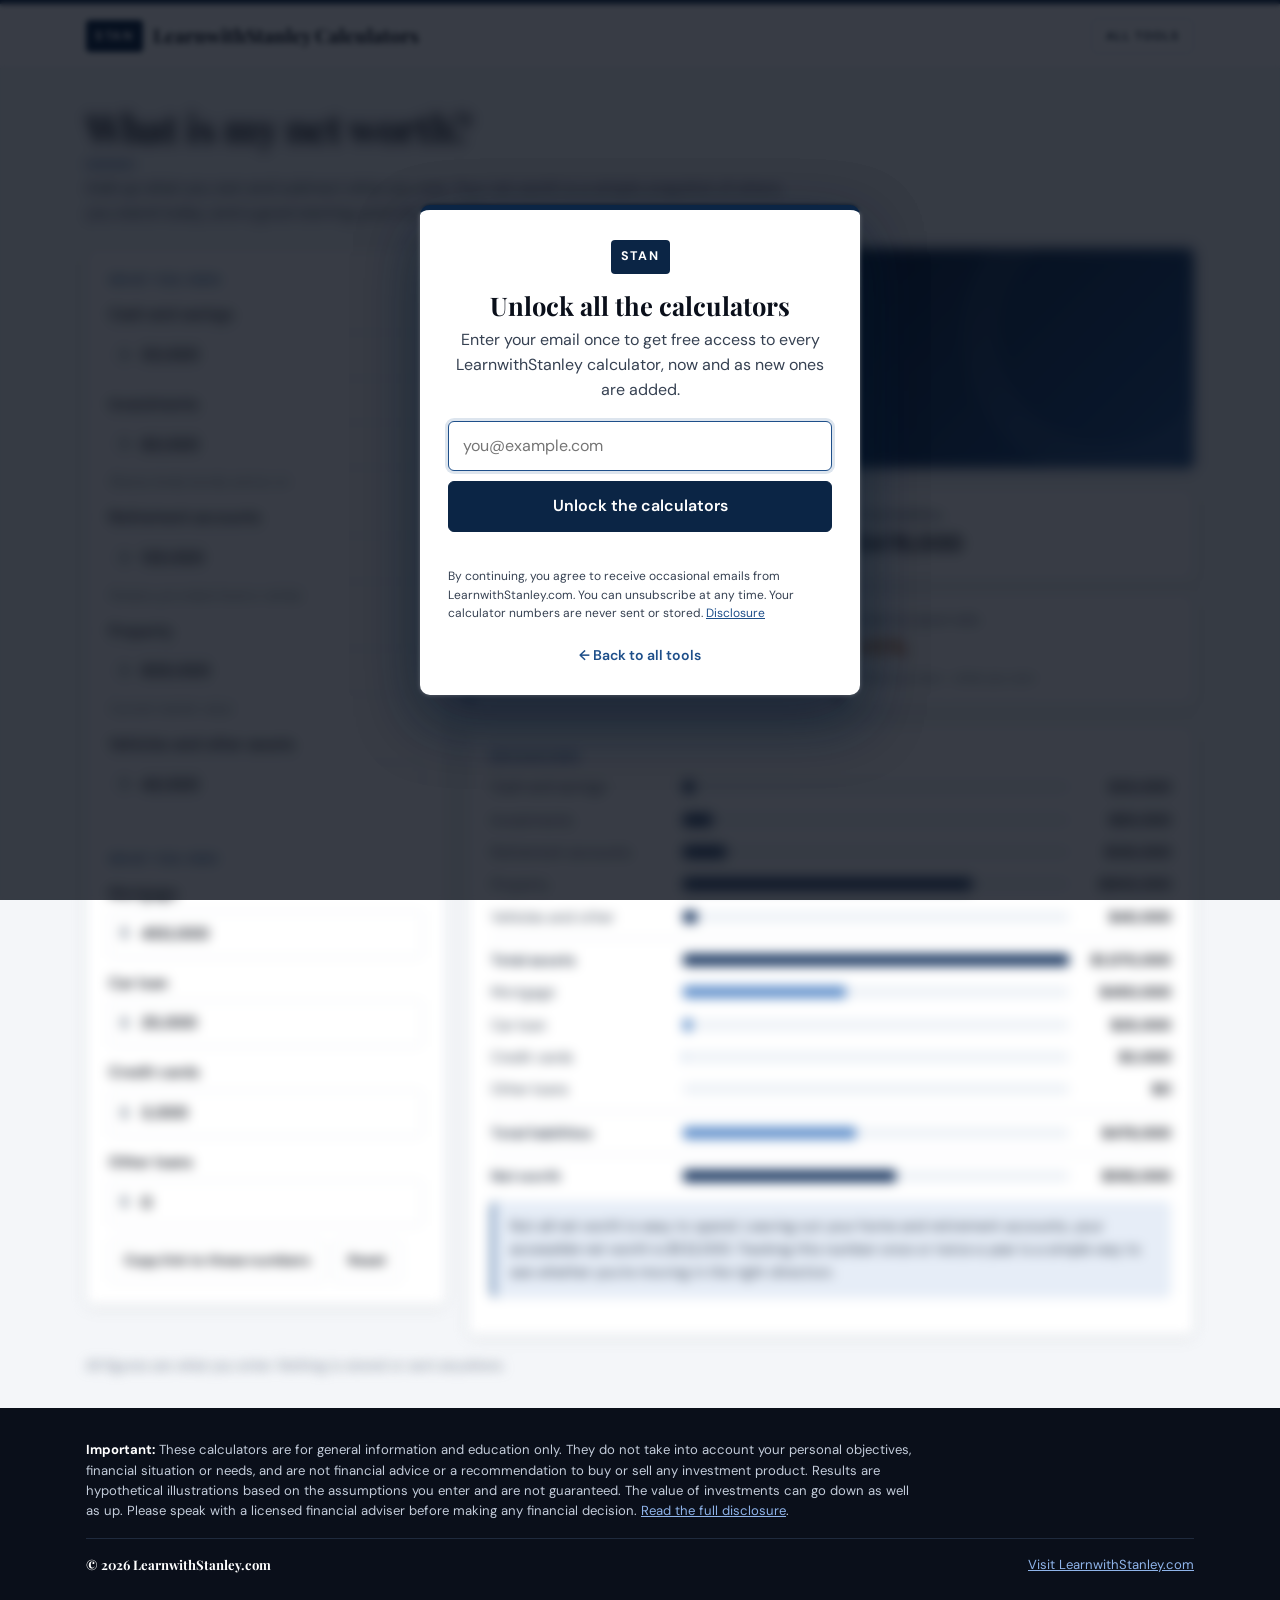
<file: net-worth/index.html>
<!doctype html>
<html lang="en">
<head>
  <meta charset="utf-8">
  <meta name="viewport" content="width=device-width, initial-scale=1">
  <title>Net Worth · LearnwithStanley Calculators</title>
  <!-- layout:head -->
  <meta name="theme-color" content="#0b2545">
  <meta property="og:type" content="website">
  <meta property="og:site_name" content="LearnwithStanley Calculators">
  <meta property="og:title" content="Net Worth · LearnwithStanley Calculators">
  <meta property="og:description" content="Add up what you own and what you owe to see your net worth.">
  <meta property="og:url" content="https://learnwithstanley.com/recalculator/net-worth/">
  <meta property="og:image" content="https://learnwithstanley.com/recalculator/assets/img/og-image.png">
  <meta property="og:image:width" content="1200">
  <meta property="og:image:height" content="630">
  <meta name="twitter:card" content="summary_large_image">
  <link rel="icon" href="data:image/svg+xml,%3Csvg xmlns=%27http://www.w3.org/2000/svg%27 viewBox=%270 0 32 32%27%3E%3Crect width=%2732%27 height=%2732%27 rx=%274%27 fill=%27%230b2545%27/%3E%3Ctext x=%2716%27 y=%2720%27 font-family=%27Arial,sans-serif%27 font-size=%2710%27 font-weight=%27700%27 fill=%27white%27 text-anchor=%27middle%27 textLength=%2726%27 lengthAdjust=%27spacingAndGlyphs%27%3ESTAN%3C/text%3E%3C/svg%3E">
  <link rel="preconnect" href="https://fonts.googleapis.com">
  <link rel="preconnect" href="https://fonts.gstatic.com" crossorigin>
  <link href="https://fonts.googleapis.com/css2?family=DM+Sans:opsz,wght@9..40,400;9..40,600;9..40,700&family=Playfair+Display:wght@600;700&display=swap" rel="stylesheet">
  <link rel="stylesheet" href="../assets/css/style.css?v=6d3aa894">
    <script>/* gate */try{if(!localStorage.getItem('lws_calc_access')&&!/(^|; )lws_calc_access=/.test(document.cookie))document.documentElement.classList.add('gated')}catch(e){document.documentElement.classList.add('gated')}</script>
  <!-- /layout:head -->
  <meta name="description" content="Add up what you own and what you owe to see your net worth.">
</head>
<body>
  <header class="site-header">
    <div class="wrap">
      <a class="brand" href="../">LearnwithStanley Calculators</a>
      <nav class="nav" aria-label="Site">
        <a href="../">All tools</a>
      </nav>
    </div>
  </header>

  <main class="wrap">
    <section class="intro">
      <h1>What is my net worth?</h1>
      <p>Add up what you own and subtract what you owe. Your net worth is a simple snapshot of where you stand today, and a good starting point for any plan.</p>
    </section>

    <div class="calc">
      <form class="card inputs" id="form" onsubmit="return false" novalidate>
        <h2>What you own</h2>
        <div class="field">
          <label for="cash">Cash and savings</label>
          <div class="input"><span class="affix">$</span><input id="cash" data-key="cash" data-type="money" data-min="0" value="30000"></div>
        </div>
        <div class="field">
          <label for="investments">Investments</label>
          <div class="input"><span class="affix">$</span><input id="investments" data-key="investments" data-type="money" data-min="0" value="80000"></div>
          <span class="hint">Shares, funds, bonds, and so on.</span>
        </div>
        <div class="field">
          <label for="retirement">Retirement accounts</label>
          <div class="input"><span class="affix">$</span><input id="retirement" data-key="retirement" data-type="money" data-min="0" value="120000"></div>
          <span class="hint">Pension, provident fund or similar.</span>
        </div>
        <div class="field">
          <label for="property">Property</label>
          <div class="input"><span class="affix">$</span><input id="property" data-key="property" data-type="money" data-min="0" value="800000"></div>
          <span class="hint">Current market value.</span>
        </div>
        <div class="field">
          <label for="otherAssets">Vehicles and other assets</label>
          <div class="input"><span class="affix">$</span><input id="otherAssets" data-key="otherAssets" data-type="money" data-min="0" value="40000"></div>
        </div>
        <h2>What you owe</h2>
        <div class="field">
          <label for="mortgage">Mortgage</label>
          <div class="input"><span class="affix">$</span><input id="mortgage" data-key="mortgage" data-type="money" data-min="0" value="450000"></div>
        </div>
        <div class="field">
          <label for="carLoan">Car loan</label>
          <div class="input"><span class="affix">$</span><input id="carLoan" data-key="carLoan" data-type="money" data-min="0" value="25000"></div>
        </div>
        <div class="field">
          <label for="cards">Credit cards</label>
          <div class="input"><span class="affix">$</span><input id="cards" data-key="cards" data-type="money" data-min="0" value="3000"></div>
        </div>
        <div class="field">
          <label for="otherDebts">Other loans</label>
          <div class="input"><span class="affix">$</span><input id="otherDebts" data-key="otherDebts" data-type="money" data-min="0" value="0"></div>
        </div>

        <div class="input-actions">
          <button type="button" class="btn" data-action="share">Copy link to these numbers</button>
          <button type="button" class="btn" data-action="reset">Reset</button>
        </div>
      </form>

      <div class="results" aria-live="polite">
        <div class="card hero">
          <div class="label" id="heroLabel">Your net worth</div>
          <div class="big" id="heroValue">—</div>
          <div class="sub" id="heroSub"></div>
        </div>
        <div class="stats">
          <div class="card stat " id="assetsCard">
            <div class="label" id="assetsLabel">Total assets</div>
            <div class="value" id="assets">—</div>
            <div class="note" id="assetsNote"></div>
          </div>
          <div class="card stat " id="liabilitiesCard">
            <div class="label" id="liabilitiesLabel">Total liabilities</div>
            <div class="value" id="liabilities">—</div>
            <div class="note" id="liabilitiesNote"></div>
          </div>
          <div class="card stat " id="liquidCard">
            <div class="label" id="liquidLabel">Cash and investments</div>
            <div class="value" id="liquid">—</div>
            <div class="note" id="liquidNote"></div>
          </div>
          <div class="card stat " id="ratioCard">
            <div class="label" id="ratioLabel">Debt-to-asset ratio</div>
            <div class="value" id="ratio">—</div>
            <div class="note" id="ratioNote"></div>
          </div>
        </div>
        <div class="card panel">
          <div class="panel-head"><h2>Breakdown</h2></div>
          <div class="bars" id="bars"></div>
          <p class="callout" id="explain" style="margin-top:14px"></p>
        </div>
      </div>
    </div>

    <p class="notes">All figures are what you enter. Nothing is stored or sent anywhere.</p>
  </main>

  <footer class="site-footer">
    <div class="wrap">
      <p class="disclosure"><strong>Important:</strong> These calculators are for general information and education only. They do not take into account your personal objectives, financial situation or needs, and are not financial advice or a recommendation to buy or sell any investment product. Results are hypothetical illustrations based on the assumptions you enter and are not guaranteed. The value of investments can go down as well as up. Please speak with a licensed financial adviser before making any financial decision. <a href="../disclosure/">Read the full disclosure</a>.</p>
      <div class="footer-bottom">
        <span>&copy; 2026 LearnwithStanley.com</span>
        <a href="https://learnwithstanley.com/">Visit LearnwithStanley.com</a>
      </div>
    </div>
  </footer>

  <script src="../assets/js/calc.js?v=8ea5e96e"></script>
  <script src="../assets/js/chart.js?v=4eeb99fa"></script>
  <script src="../assets/js/ui.js?v=906f628b"></script>
  <script src="../assets/js/bars.js?v=75876bea"></script>
  <script src="../assets/js/net-worth.js?v=e3855f4e"></script>
  <script src="../assets/js/share.js?v=2811c458"></script>
  <script src="../assets/js/gate.js?v=3fd9e445"></script>
  <script src="../assets/js/gate.js?v=3fd9e445"></script>
</body>
</html>
</file>
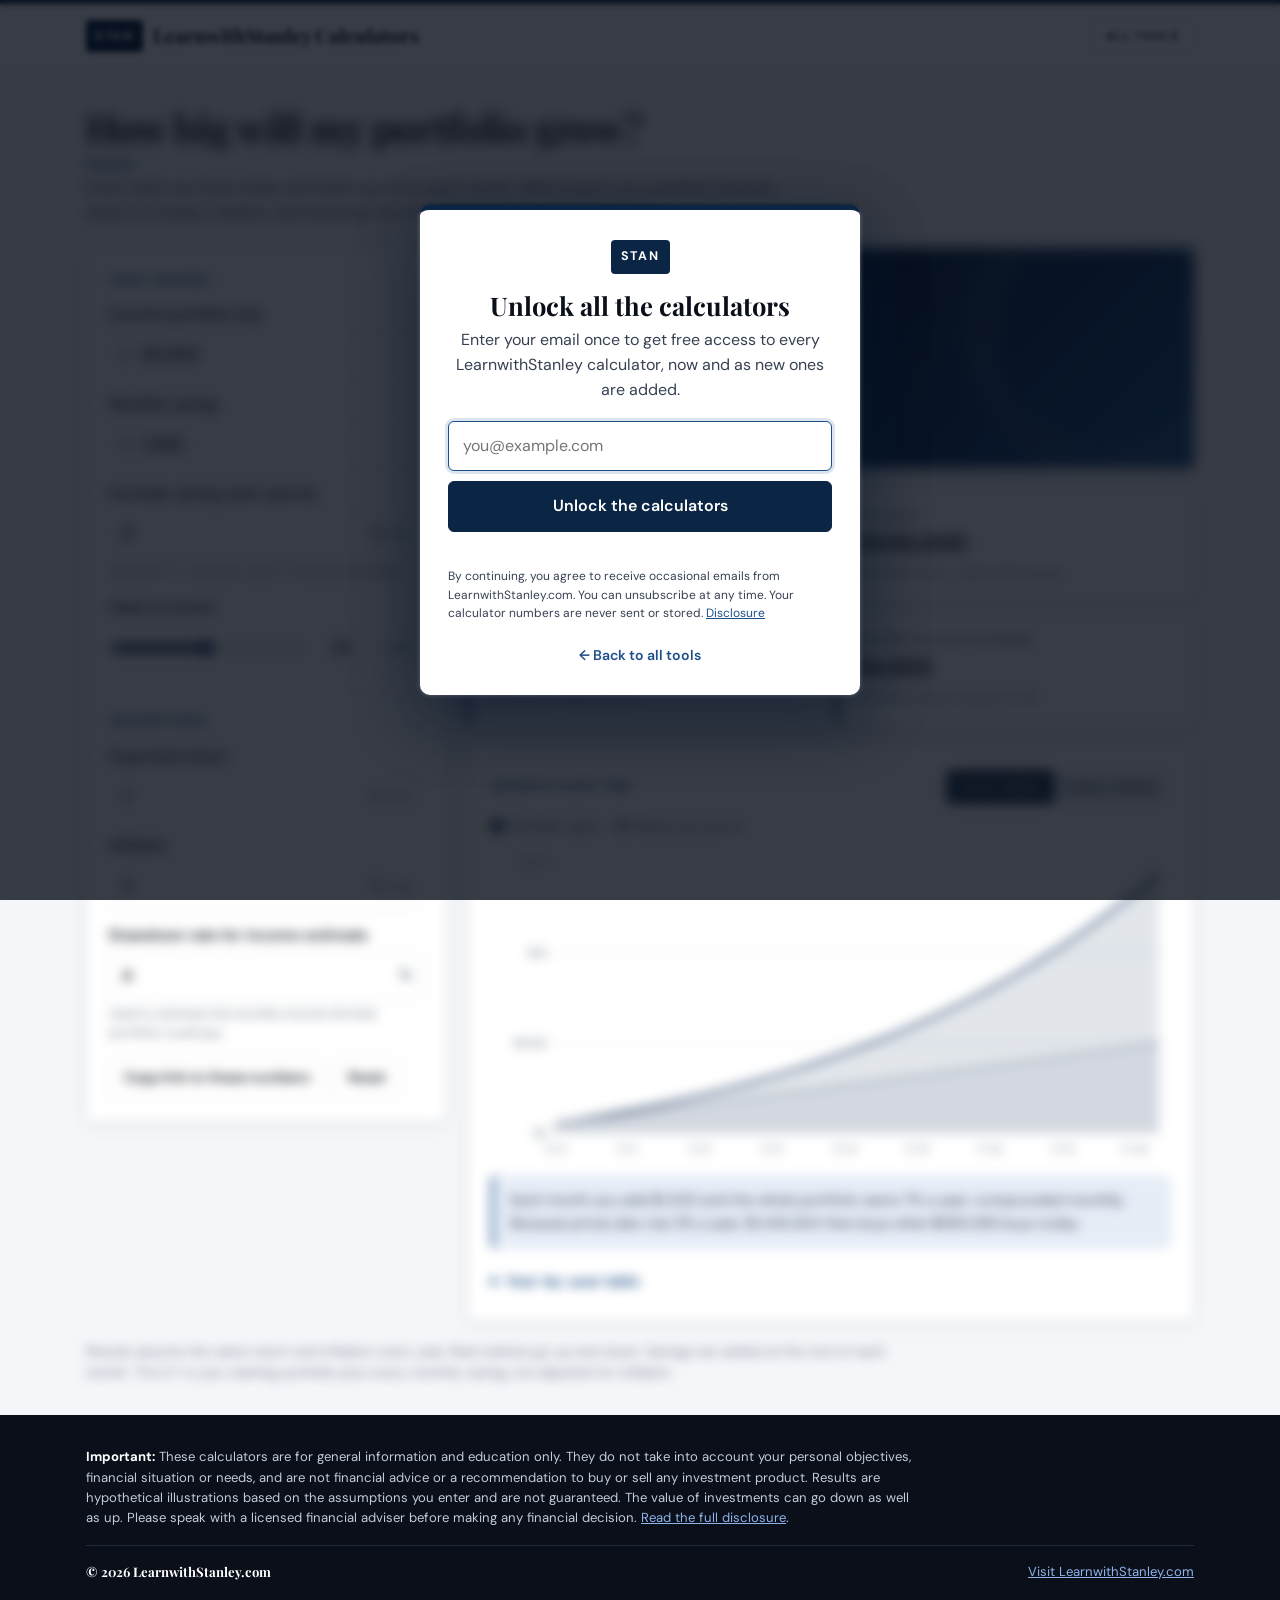
<file: projection/index.html>
<!doctype html>
<html lang="en">
<head>
  <meta charset="utf-8">
  <meta name="viewport" content="width=device-width, initial-scale=1">
  <title>Portfolio Projection · LearnwithStanley Calculators</title>
  <!-- layout:head -->
  <meta name="theme-color" content="#0b2545">
  <meta property="og:type" content="website">
  <meta property="og:site_name" content="LearnwithStanley Calculators">
  <meta property="og:title" content="Portfolio Projection · LearnwithStanley Calculators">
  <meta property="og:description" content="See how big your portfolio could grow if you keep saving a set amount every month.">
  <meta property="og:url" content="https://learnwithstanley.com/recalculator/projection/">
  <meta property="og:image" content="https://learnwithstanley.com/recalculator/assets/img/og-image.png">
  <meta property="og:image:width" content="1200">
  <meta property="og:image:height" content="630">
  <meta name="twitter:card" content="summary_large_image">
  <link rel="icon" href="data:image/svg+xml,%3Csvg xmlns=%27http://www.w3.org/2000/svg%27 viewBox=%270 0 32 32%27%3E%3Crect width=%2732%27 height=%2732%27 rx=%274%27 fill=%27%230b2545%27/%3E%3Ctext x=%2716%27 y=%2720%27 font-family=%27Arial,sans-serif%27 font-size=%2710%27 font-weight=%27700%27 fill=%27white%27 text-anchor=%27middle%27 textLength=%2726%27 lengthAdjust=%27spacingAndGlyphs%27%3ESTAN%3C/text%3E%3C/svg%3E">
  <link rel="preconnect" href="https://fonts.googleapis.com">
  <link rel="preconnect" href="https://fonts.gstatic.com" crossorigin>
  <link href="https://fonts.googleapis.com/css2?family=DM+Sans:opsz,wght@9..40,400;9..40,600;9..40,700&family=Playfair+Display:wght@600;700&display=swap" rel="stylesheet">
  <link rel="stylesheet" href="../assets/css/style.css?v=6d3aa894">
    <script>/* gate */try{if(!localStorage.getItem('lws_calc_access')&&!/(^|; )lws_calc_access=/.test(document.cookie))document.documentElement.classList.add('gated')}catch(e){document.documentElement.classList.add('gated')}</script>
  <!-- /layout:head -->
  <meta name="description" content="See how big your portfolio could grow if you keep saving a set amount every month.">
</head>
<body>
  <header class="site-header">
    <div class="wrap">
      <a class="brand" href="../">LearnwithStanley Calculators</a>
      <nav class="nav" aria-label="Site">
        <a href="../">All tools</a>
      </nav>
    </div>
  </header>

  <main class="wrap">
    <section class="intro">
      <h1>How big will my portfolio grow?</h1>
      <p>Enter what you have today and what you save each month. We'll project your portfolio forward, show it in today's dollars, and estimate the monthly income it could pay you.</p>
    </section>

    <div class="calc">
      <form class="card inputs" id="form" onsubmit="return false" novalidate>
        <h2>Your savings</h2>
        <div class="field">
          <label for="portfolio">Current portfolio size</label>
          <div class="input"><span class="affix">$</span><input id="portfolio" data-key="portfolio" data-type="money" data-min="0" value="50000"></div>
        </div>
        <div class="field">
          <label for="saving">Monthly saving</label>
          <div class="input"><span class="affix">$</span><input id="saving" data-key="saving" data-type="money" data-min="0" value="1500"></div>
        </div>
        <div class="field">
          <label for="step">Increase saving each year by</label>
          <div class="input"><input id="step" data-key="step" data-type="percent" data-min="0" data-max="50" value="0"><span class="affix">% / yr</span></div>
          <span class="hint">Optional. For example, raise it in line with pay rises.</span>
        </div>
        <div class="field">
          <label for="years">Years to invest</label>
          <div class="slider-row">
            <input type="range" min="1" max="50" step="1" data-mirror="years" aria-label="Years to invest">
            <div class="input"><input id="years" data-key="years" data-type="number" data-min="1" data-max="60" value="25"><span class="affix">yrs</span></div>
          </div>
        </div>

        <h2>Assumptions</h2>
        <div class="field">
          <label for="ret">Expected return</label>
          <div class="input"><input id="ret" data-key="ret" data-type="percent" data-min="-10" data-max="30" value="7"><span class="affix">% / yr</span></div>
        </div>
        <div class="field">
          <label for="infl">Inflation</label>
          <div class="input"><input id="infl" data-key="infl" data-type="percent" data-min="-5" data-max="20" value="3"><span class="affix">% / yr</span></div>
        </div>
        <div class="field">
          <label for="wr">Drawdown rate for income estimate</label>
          <div class="input"><input id="wr" data-key="wr" data-type="percent" data-min="0" data-max="20" value="4"><span class="affix">%</span></div>
          <span class="hint">Used to estimate the monthly income the final portfolio could pay.</span>
        </div>

        <div class="input-actions">
          <button type="button" class="btn" data-action="share">Copy link to these numbers</button>
          <button type="button" class="btn" data-action="reset">Reset</button>
        </div>
      </form>

      <div class="results" aria-live="polite">
        <div class="card hero">
          <div class="label" id="heroLabel">Your portfolio could grow to</div>
          <div class="big" id="heroValue">—</div>
          <div class="sub" id="heroSub"></div>
        </div>

        <div class="stats">
          <div class="card stat">
            <div class="label">In today's dollars</div>
            <div class="value" id="real">—</div>
            <div class="note" id="realNote">After inflation</div>
          </div>
          <div class="card stat">
            <div class="label">You put in</div>
            <div class="value" id="contrib">—</div>
            <div class="note" id="contribNote"></div>
          </div>
          <div class="card stat good">
            <div class="label">Investment growth</div>
            <div class="value" id="growth">—</div>
            <div class="note" id="growthNote"></div>
          </div>
          <div class="card stat">
            <div class="label">Monthly income it could pay</div>
            <div class="value" id="income">—</div>
            <div class="note" id="incomeNote"></div>
          </div>
        </div>

        <div class="card panel">
          <div class="panel-head">
            <h2>Growth over time</h2>
            <div class="toggle" id="view" role="group" aria-label="Show values in">
              <button type="button" data-value="nominal" aria-pressed="true">Future dollars</button>
              <button type="button" data-value="real" aria-pressed="false">Today's dollars</button>
            </div>
          </div>
          <div class="legend">
            <span><i style="background:var(--save)"></i>Portfolio value</span>
            <span><i style="background:var(--contrib)"></i>Money you put in</span>
          </div>
          <div class="chart" id="chart"></div>
          <p class="callout" id="explain"></p>
          <details class="table">
            <summary>Year-by-year table</summary>
            <div class="table-scroll"><table>
              <thead><tr><th>Year</th><th>Monthly saving</th><th>Put in so far</th><th>Balance</th><th>In today's dollars</th></tr></thead>
              <tbody id="rows"></tbody>
            </table></div>
          </details>
        </div>
      </div>
    </div>

    <p class="notes">Results assume the same return and inflation every year. Real markets go up and down. Savings are added at the end of each month. &ldquo;Put in&rdquo; is your starting portfolio plus every monthly saving, not adjusted for inflation.</p>
  </main>

  <footer class="site-footer">
    <div class="wrap">
      <p class="disclosure"><strong>Important:</strong> These calculators are for general information and education only. They do not take into account your personal objectives, financial situation or needs, and are not financial advice or a recommendation to buy or sell any investment product. Results are hypothetical illustrations based on the assumptions you enter and are not guaranteed. The value of investments can go down as well as up. Please speak with a licensed financial adviser before making any financial decision. <a href="../disclosure/">Read the full disclosure</a>.</p>
      <div class="footer-bottom">
        <span>&copy; 2026 LearnwithStanley.com</span>
        <a href="https://learnwithstanley.com/">Visit LearnwithStanley.com</a>
      </div>
    </div>
  </footer>

  <script src="../assets/js/calc.js?v=8ea5e96e"></script>
  <script src="../assets/js/chart.js?v=4eeb99fa"></script>
  <script src="../assets/js/ui.js?v=906f628b"></script>
  <script src="../assets/js/projection.js?v=fb548aa0"></script>
  <script src="../assets/js/share.js?v=2811c458"></script>
  <script src="../assets/js/gate.js?v=3fd9e445"></script>
  <script src="../assets/js/gate.js?v=3fd9e445"></script>
</body>
</html>
</file>
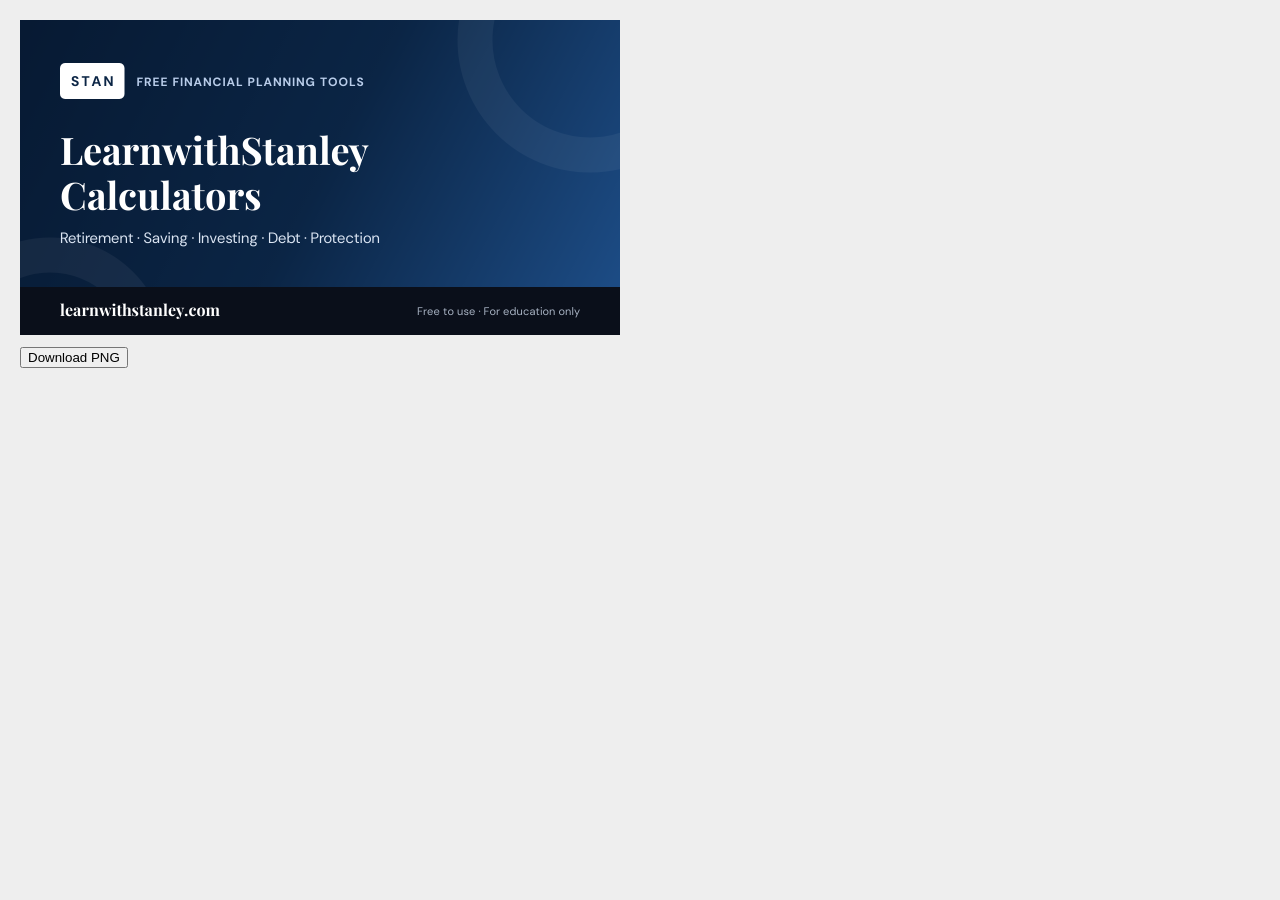
<file: scripts/og-image.html>
<!doctype html>
<!-- Draws the 1200x630 link-preview image (assets/img/og-image.png). Open via the dev server and click Download. -->
<html><head><meta charset="utf-8"><title>OG image</title>
<link href="https://fonts.googleapis.com/css2?family=DM+Sans:opsz,wght@9..40,400;9..40,700&family=Playfair+Display:wght@700&display=swap" rel="stylesheet">
<style>body{margin:20px;font-family:sans-serif;background:#eee}canvas{width:600px;height:315px;display:block;margin-bottom:12px}</style>
</head><body>
<canvas id="c" width="1200" height="630"></canvas>
<button id="dl">Download PNG</button>
<script>
async function draw() {
  await Promise.all([document.fonts.load('700 60px "Playfair Display"'), document.fonts.load('400 30px "DM Sans"'), document.fonts.load('700 30px "DM Sans"')]);
  const c = document.getElementById('c'), x = c.getContext('2d'), W = 1200, H = 630, P = 80;
  const g = x.createLinearGradient(0, 0, W, H);
  g.addColorStop(0, '#071a33'); g.addColorStop(0.5, '#0b2545'); g.addColorStop(1, '#1e4f8a');
  x.fillStyle = g; x.fillRect(0, 0, W, H);
  x.strokeStyle = 'rgba(255,255,255,0.05)'; x.lineWidth = 70;
  x.beginPath(); x.arc(W - 60, 40, 230, 0, Math.PI * 2); x.stroke();
  x.beginPath(); x.arc(60, H + 40, 200, 0, Math.PI * 2); x.stroke();
  // Mark
  x.font = '700 28px "DM Sans"'; const mark = 'S\u200a\u200aT\u200a\u200aA\u200a\u200aN', mw = x.measureText(mark).width + 44;
  x.fillStyle = '#fff'; x.beginPath(); x.roundRect(P, 86, mw, 72, 10); x.fill();
  x.fillStyle = '#0b2545'; x.textAlign = 'center'; x.fillText(mark, P + mw / 2, 132); x.textAlign = 'left';
  x.fillStyle = '#b9cdea'; x.font = '700 24px "DM Sans"'; x.fillText('FREE FINANCIAL PLANNING TOOLS'.split('').join('\u200a'), P + mw + 24, 132);
  x.fillStyle = '#fff'; x.font = '700 76px "Playfair Display"';
  x.fillText('LearnwithStanley', P, 290); x.fillText('Calculators', P, 380);
  x.fillStyle = '#dbe5f3'; x.font = '400 30px "DM Sans"';
  x.fillText('Retirement · Saving · Investing · Debt · Protection', P, 446);
  x.fillStyle = '#0a0f1a'; x.fillRect(0, H - 96, W, 96);
  x.fillStyle = '#fff'; x.font = '700 32px "Playfair Display"'; x.fillText('learnwithstanley.com', P, H - 38);
  x.fillStyle = '#a9b4c4'; x.font = '400 22px "DM Sans"'; x.textAlign = 'right'; x.fillText('Free to use · For education only', W - P, H - 40);
}
draw();
document.getElementById('dl').onclick = () => { const a = document.createElement('a'); a.href = c.toDataURL('image/png'); a.download = 'og-image.png'; a.click(); };
</script></body></html>
</file>
<file: assets/css/style.css>
/*
 * LearnwithStanley Calculators
 * Palette: white, black and dark blue. Type: Playfair Display (headings) + DM Sans (text).
 */
:root {
  --navy-900: #071a33;
  --navy-800: #0b2545;
  --navy-700: #13315c;
  --navy-600: #1e4f8a;
  --black: #0a0f1a;

  --bg: #f4f6f9;
  --surface: #ffffff;
  --surface-2: #eef2f7;
  --ink: #0a0f1a;
  --ink-2: #364152;
  --ink-3: #697586;
  --line: #dde3eb;
  --accent: #13315c;
  --accent-ink: #ffffff;
  --accent-soft: #e6edf7;
  --link: #1e4f8a;

  --save: #13315c;
  --save-fill: rgba(19, 49, 92, 0.12);
  --draw: #5b8cc9;
  --draw-fill: rgba(91, 140, 201, 0.16);
  --contrib: #98a2b3;
  --contrib-fill: rgba(152, 162, 179, 0.2);
  --good: #0f6b4f;
  --warn: #b45309;
  --bad: #b42318;

  --hero-bg: linear-gradient(135deg, #071a33 0%, #0b2545 45%, #1e4f8a 100%);
  --radius: 6px;
  --shadow: 0 1px 2px rgba(10, 15, 26, 0.04), 0 4px 16px rgba(10, 15, 26, 0.05);
  --serif: "Playfair Display", Georgia, "Times New Roman", serif;
  --sans: "DM Sans", system-ui, -apple-system, "Segoe UI", Roboto, sans-serif;
  color-scheme: light;
}

@media (prefers-color-scheme: dark) {
  :root:not([data-theme="light"]) {
    --bg: #070c16;
    --surface: #0e1626;
    --surface-2: #162238;
    --ink: #eef2f8;
    --ink-2: #c3ccda;
    --ink-3: #8b97a9;
    --line: #1f2c44;
    --accent: #8fb4ea;
    --accent-ink: #071a33;
    --accent-soft: #162a4a;
    --link: #8fb4ea;
    --save: #8fb4ea;
    --save-fill: rgba(143, 180, 234, 0.16);
    --draw: #4a78b5;
    --draw-fill: rgba(74, 120, 181, 0.2);
    --contrib: #6b7a90;
    --contrib-fill: rgba(107, 122, 144, 0.22);
    --good: #5cc6a0;
    --warn: #f2b84b;
    --bad: #f07a6e;
    --shadow: none;
    color-scheme: dark;
  }
}

* { box-sizing: border-box; }
[hidden] { display: none !important; }
html { -webkit-text-size-adjust: 100%; }

body {
  margin: 0;
  background: var(--bg);
  color: var(--ink);
  font-family: var(--sans);
  font-size: 16px;
  line-height: 1.55;
  -webkit-font-smoothing: antialiased;
}

a { color: var(--link); }
:focus-visible { outline: 2px solid var(--navy-600); outline-offset: 2px; }

.wrap { max-width: 1140px; margin: 0 auto; padding: 0 16px; }

/* Header */
.site-header { background: var(--surface); border-top: 4px solid var(--navy-800); border-bottom: 1px solid var(--line); }
.site-header .wrap { display: flex; align-items: center; justify-content: space-between; gap: 16px; min-height: 64px; flex-wrap: wrap; }
.brand { display: inline-flex; align-items: center; gap: 10px; font-family: var(--serif); font-weight: 700; color: var(--ink); text-decoration: none; font-size: 1.2rem; line-height: 1.2; white-space: nowrap; }
.brand::before { content: "STAN"; display: inline-grid; place-items: center; height: 32px; padding: 0 9px; background: var(--navy-800); color: #fff; font-family: var(--sans); font-weight: 700; font-size: 0.78rem; letter-spacing: 0.14em; border-radius: 4px; }
@media (prefers-color-scheme: dark) { :root:not([data-theme="light"]) .brand::before { background: #fff; color: var(--navy-800); } }
@media (max-width: 420px) { .brand { font-size: 1.02rem; } .brand::before { height: 28px; padding: 0 7px; font-size: 0.68rem; } }
.nav { display: flex; gap: 4px; flex-wrap: wrap; }
.nav a { color: var(--ink-2); text-decoration: none; font-weight: 700; padding: 8px 14px; border-radius: var(--radius); text-transform: uppercase; letter-spacing: 0.08em; font-size: 0.74rem; border: 1px solid var(--line); }
.nav a:hover { border-color: var(--navy-700); color: var(--navy-700); }
.nav a[aria-current="page"] { background: var(--navy-800); border-color: var(--navy-800); color: #fff; }

/* Page intro */
.intro { padding: 36px 0 22px; }
.intro h1 { font-family: var(--serif); font-weight: 700; font-size: clamp(1.7rem, 3.5vw, 2.4rem); line-height: 1.15; letter-spacing: -0.01em; margin: 0 0 10px; color: var(--ink); }
.intro h1::after { content: ""; display: block; width: 48px; height: 3px; background: var(--navy-600); margin-top: 14px; }
.intro p { color: var(--ink-2); margin: 0; max-width: 64ch; }

/* Calculator layout */
.calc { display: grid; grid-template-columns: minmax(280px, 360px) 1fr; gap: 22px; align-items: start; padding-bottom: 40px; }
@media (max-width: 860px) { .calc { grid-template-columns: 1fr; } }

.card { background: var(--surface); border: 1px solid var(--line); border-radius: var(--radius); box-shadow: var(--shadow); }
.inputs { padding: 22px; position: sticky; top: 16px; }
@media (max-width: 860px) { .inputs { position: static; } }
.inputs h2, .panel h2 { font-size: 0.74rem; text-transform: uppercase; letter-spacing: 0.12em; color: var(--navy-600); margin: 0 0 14px; font-weight: 700; }
@media (prefers-color-scheme: dark) { :root:not([data-theme="light"]) .inputs h2, :root:not([data-theme="light"]) .panel h2 { color: var(--accent); } }
.inputs h2:not(:first-child) { margin-top: 22px; padding-top: 18px; border-top: 1px solid var(--line); }

.field { margin-bottom: 14px; }
.field label { display: block; font-weight: 600; font-size: 0.92rem; margin-bottom: 6px; }
.field .hint { display: block; font-size: 0.8rem; color: var(--ink-3); margin-top: 4px; }
.input { display: flex; align-items: center; border: 1px solid var(--line); border-radius: var(--radius); background: var(--surface); transition: border-color 0.15s, box-shadow 0.15s; }
.input:hover { border-color: #b9c3d1; }
.input:focus-within { border-color: var(--navy-600); box-shadow: 0 0 0 3px rgba(30, 79, 138, 0.15); }
.input .affix { color: var(--ink-3); font-weight: 600; padding: 0 10px; font-size: 0.95rem; white-space: nowrap; }
.input .affix:first-child { padding-right: 0; }
.input .affix:last-child { padding-left: 0; }
.input input { flex: 1; min-width: 0; border: 0; background: transparent; color: var(--ink); font: inherit; font-weight: 600; padding: 10px 12px; outline: none; font-variant-numeric: tabular-nums; }
.field.invalid .input { border-color: var(--bad); }

.slider-row { display: flex; gap: 12px; align-items: center; }
.slider-row input[type="range"] { flex: 1; accent-color: var(--navy-700); }
.slider-row .input { width: 104px; flex: none; }

.btn { display: inline-flex; align-items: center; justify-content: center; gap: 8px; border: 1px solid var(--line); background: var(--surface); color: var(--ink); font: inherit; font-weight: 600; font-size: 0.88rem; padding: 9px 14px; border-radius: var(--radius); cursor: pointer; text-decoration: none; transition: background 0.15s, border-color 0.15s, color 0.15s; }
.btn:hover { border-color: var(--navy-700); color: var(--navy-700); }
.btn svg { width: 16px; height: 16px; flex: none; }
.btn-primary { background: var(--navy-800); border-color: var(--navy-800); color: #fff; }
.btn-primary:hover { background: var(--navy-700); border-color: var(--navy-700); color: #fff; }
.input-actions { display: flex; gap: 8px; flex-wrap: wrap; margin-top: 8px; }

/* Results */
.results { display: grid; gap: 20px; min-width: 0; }
.hero { position: relative; overflow: hidden; padding: 26px; background: var(--hero-bg); color: #fff; border: 0; }
.hero::after { content: ""; position: absolute; right: -60px; top: -60px; width: 220px; height: 220px; border-radius: 50%; border: 36px solid rgba(255, 255, 255, 0.05); pointer-events: none; }
.hero .label { font-weight: 700; color: #b9cdea; font-size: 0.74rem; text-transform: uppercase; letter-spacing: 0.14em; }
.hero .big { font-family: var(--serif); font-size: clamp(2rem, 5vw, 3.1rem); font-weight: 700; letter-spacing: -0.01em; line-height: 1.1; margin: 6px 0 8px; font-variant-numeric: lining-nums tabular-nums; }
.hero .sub { color: #dbe5f3; font-size: 0.95rem; max-width: 60ch; }
.hero-actions { position: relative; z-index: 1; margin-top: 16px; display: flex; gap: 8px; flex-wrap: wrap; }
.hero .btn-share { background: #fff; border-color: #fff; color: var(--navy-800); font-weight: 700; }
.hero .btn-share:hover { background: #e6edf7; border-color: #e6edf7; color: var(--navy-900); }

.stats { display: grid; grid-template-columns: repeat(2, minmax(0, 1fr)); gap: 12px; }
@media (max-width: 420px) { .stats { grid-template-columns: 1fr; } }
.stat { padding: 16px 18px; border-left: 3px solid var(--navy-700); }
@media (prefers-color-scheme: dark) { :root:not([data-theme="light"]) .stat { border-left-color: var(--accent); } }
.stat .label { color: var(--ink-3); font-size: 0.8rem; font-weight: 600; }
.stat .value { font-size: 1.4rem; font-weight: 700; letter-spacing: -0.01em; margin-top: 2px; font-variant-numeric: tabular-nums; color: var(--ink); }
.stat .note { color: var(--ink-3); font-size: 0.8rem; margin-top: 2px; }
.stat.good .value { color: var(--good); }
.stat.warn .value { color: var(--warn); }
.stat.bad .value { color: var(--bad); }

.panel { padding: 22px; min-width: 0; }
.panel-head { display: flex; justify-content: space-between; align-items: center; gap: 12px; flex-wrap: wrap; margin-bottom: 10px; }
.panel-head h2 { margin: 0; }

.toggle { display: inline-flex; background: var(--surface-2); border-radius: var(--radius); padding: 3px; }
.toggle button { border: 0; background: transparent; color: var(--ink-2); font: inherit; font-size: 0.8rem; font-weight: 700; padding: 6px 10px; border-radius: 4px; cursor: pointer; }
.toggle button[aria-pressed="true"] { background: var(--navy-800); color: #fff; }

.legend { display: flex; gap: 16px; flex-wrap: wrap; font-size: 0.85rem; color: var(--ink-2); margin-bottom: 4px; }
.legend i { display: inline-block; width: 12px; height: 12px; border-radius: 3px; margin-right: 6px; vertical-align: -1px; }

.callout { padding: 14px 16px; border-radius: var(--radius); background: var(--accent-soft); border-left: 3px solid var(--navy-600); color: var(--ink-2); font-size: 0.92rem; }
.callout strong { color: var(--ink); }

/* Chart */
.chart { position: relative; width: 100%; }
.chart svg { display: block; width: 100%; height: auto; overflow: visible; }
.chart .grid line { stroke: var(--line); }
.chart .axis text { fill: var(--ink-3); font-size: 11px; font-family: var(--sans); }
.chart .marker line { stroke: var(--ink-3); stroke-dasharray: 3 4; }
.chart .marker text { fill: var(--ink-2); font-size: 11px; font-weight: 700; font-family: var(--sans); }
.chart .hover-line { stroke: var(--ink-3); }
.chart-tip { position: absolute; pointer-events: none; background: var(--black); color: #fff; font-size: 0.8rem; padding: 8px 10px; border-radius: 6px; white-space: nowrap; transform: translate(-50%, -100%); opacity: 0; transition: opacity 0.1s; z-index: 2; }
.chart-tip b { display: block; margin-bottom: 2px; }
.chart-tip span { display: block; font-variant-numeric: tabular-nums; }

/* Table */
details.table { margin-top: 6px; }
details.table summary { cursor: pointer; font-weight: 700; color: var(--link); font-size: 0.9rem; padding: 6px 0; }
.table-scroll { overflow-x: auto; max-height: 420px; overflow-y: auto; border: 1px solid var(--line); border-radius: var(--radius); margin-top: 8px; }
table { border-collapse: collapse; width: 100%; font-size: 0.88rem; font-variant-numeric: tabular-nums; }
th, td { padding: 8px 12px; text-align: right; border-bottom: 1px solid var(--line); white-space: nowrap; }
th:first-child, td:first-child { text-align: left; }
thead th { position: sticky; top: 0; background: var(--navy-800); color: #fff; font-weight: 600; }
tbody tr:nth-child(even) td { background: var(--surface-2); }
tr.phase-draw td:first-child { color: var(--navy-600); }

/* Home */
.banner { position: relative; overflow: hidden; background: var(--hero-bg); color: #fff; padding: 64px 0 60px; text-align: center; margin-bottom: 36px; }
.banner::before, .banner::after { content: ""; position: absolute; border-radius: 50%; border: 48px solid rgba(255, 255, 255, 0.04); pointer-events: none; }
.banner::before { width: 360px; height: 360px; left: -140px; bottom: -200px; }
.banner::after { width: 280px; height: 280px; right: -90px; top: -130px; }
.banner .wrap { position: relative; z-index: 1; }
.banner .banner-kicker { font-size: 0.76rem; font-weight: 700; letter-spacing: 0.22em; text-transform: uppercase; color: #b9cdea; margin: 0 auto 14px; }
.banner h1 { font-family: var(--serif); font-weight: 700; font-size: clamp(2.1rem, 5.5vw, 3.4rem); line-height: 1.1; margin: 0 0 16px; }
.banner p { margin: 0 auto; max-width: 56ch; color: #dbe5f3; }
.banner .trust { display: flex; justify-content: center; gap: 10px 26px; flex-wrap: wrap; margin-top: 24px; font-size: 0.85rem; color: #dbe5f3; }
.banner .trust span::before { content: "\2713"; margin-right: 8px; color: #8fb4ea; font-weight: 700; }

.group-title { display: flex; align-items: center; gap: 14px; font-family: var(--serif); font-size: 1.4rem; margin: 6px 0 16px; }
.group-title::after { content: ""; flex: 1; height: 1px; background: var(--line); }
.tools { display: grid; grid-template-columns: repeat(auto-fit, minmax(270px, 1fr)); gap: 16px; padding-bottom: 36px; }
.tool { position: relative; display: flex; flex-direction: column; padding: 22px; text-decoration: none; color: var(--ink); transition: transform 0.15s, border-color 0.15s, box-shadow 0.15s; }
.tool::before { content: ""; position: absolute; left: 0; right: 0; top: 0; height: 3px; background: var(--navy-700); border-radius: var(--radius) var(--radius) 0 0; transform: scaleX(0); transform-origin: left; transition: transform 0.2s; }
.tool:hover { transform: translateY(-2px); border-color: #b9c3d1; box-shadow: 0 8px 24px rgba(10, 15, 26, 0.08); }
.tool:hover::before { transform: scaleX(1); }
.tool .tag { align-self: flex-start; font-size: 0.7rem; font-weight: 700; text-transform: uppercase; letter-spacing: 0.1em; color: var(--navy-600); background: var(--accent-soft); padding: 4px 8px; border-radius: 4px; }
@media (prefers-color-scheme: dark) { :root:not([data-theme="light"]) .tool .tag { color: var(--accent); } }
.tool h2 { font-family: var(--serif); margin: 12px 0 6px; font-size: 1.35rem; line-height: 1.25; }
.tool p { margin: 0 0 16px; color: var(--ink-2); flex: 1; }
.tool .go { font-weight: 700; color: var(--link); text-transform: uppercase; letter-spacing: 0.08em; font-size: 0.78rem; }

/* Footer */
.site-footer { background: var(--black); color: #a9b4c4; padding: 32px 0 36px; font-size: 0.82rem; margin-top: 8px; }
.site-footer p { margin: 0 0 8px; max-width: 92ch; }
.site-footer .disclosure { color: #c3ccda; }
.site-footer .disclosure strong { color: #fff; }
.site-footer a { color: #8fb4ea; }
.site-footer .footer-bottom { display: flex; gap: 16px; flex-wrap: wrap; justify-content: space-between; margin-top: 16px; padding-top: 16px; border-top: 1px solid #1f2a3d; }
.site-footer .footer-bottom span { color: #fff; font-family: var(--serif); font-weight: 700; }

/* Long-form pages (disclosure) */
.prose { max-width: 72ch; padding-bottom: 48px; }
.prose h2 { font-family: var(--serif); font-size: 1.3rem; margin: 28px 0 8px; }
.prose p, .prose li { color: var(--ink-2); }
.prose ul { padding-left: 20px; }

.sr-only { position: absolute; width: 1px; height: 1px; padding: 0; margin: -1px; overflow: hidden; clip: rect(0,0,0,0); border: 0; }

/* Notes under a calculator */
.notes { color: var(--ink-3); font-size: 0.85rem; max-width: 90ch; margin: -20px 0 32px; }

/* Breakdown bars (insurance, net worth) */
.bars { display: grid; gap: 10px; margin-top: 6px; }
.bar-row { display: grid; grid-template-columns: minmax(110px, 180px) 1fr auto; gap: 12px; align-items: center; font-size: 0.9rem; }
.bar-row .bar-label { color: var(--ink-2); }
.bar-row .bar-track { height: 12px; background: var(--surface-2); border-radius: 3px; overflow: hidden; }
.bar-row .bar-fill { height: 100%; background: var(--save); border-radius: 3px; }
.bar-row .bar-fill.neg { background: var(--draw); }
.bar-row .bar-fill.muted { background: var(--contrib); }
.bar-row .bar-value { font-weight: 700; font-variant-numeric: tabular-nums; text-align: right; min-width: 90px; }
.bar-row.total { border-top: 1px solid var(--line); padding-top: 10px; font-weight: 700; }
@media (max-width: 520px) { .bar-row { grid-template-columns: 1fr auto; } .bar-row .bar-track { grid-column: 1 / -1; order: 3; } }

/* Side-by-side comparison */
.compare { display: grid; grid-template-columns: repeat(2, minmax(0, 1fr)); gap: 12px; }
@media (max-width: 420px) { .compare { grid-template-columns: 1fr; } }
.compare .stat.winner { border-color: var(--navy-700); box-shadow: inset 0 0 0 1px var(--navy-700); }
.badge { display: inline-block; font-size: 0.66rem; font-weight: 700; letter-spacing: 0.1em; text-transform: uppercase; background: var(--navy-800); color: #fff; padding: 2px 6px; margin-left: 6px; vertical-align: 2px; border-radius: 3px; }

/* Editable list (debt payoff) */
.debt { border: 1px solid var(--line); border-left: 3px solid var(--navy-700); padding: 12px; margin-bottom: 10px; background: var(--surface-2); border-radius: var(--radius); }
.debt-head { display: flex; justify-content: space-between; align-items: center; gap: 8px; margin-bottom: 8px; }
.debt-head input { border: 0; background: transparent; font: inherit; font-weight: 700; color: var(--ink); padding: 2px 0; min-width: 0; flex: 1; }
.debt-head button { border: 0; background: none; color: var(--ink-3); cursor: pointer; font: inherit; font-size: 0.82rem; }
.debt-head button:hover { color: var(--bad); }
.debt-grid { display: grid; grid-template-columns: repeat(3, minmax(0, 1fr)); gap: 8px; }
.debt-grid label { font-size: 0.75rem; color: var(--ink-3); font-weight: 600; display: block; margin-bottom: 3px; }
.debt-grid .input input { padding: 8px; font-size: 0.9rem; }
.debt-grid .input .affix { padding: 0 6px; font-size: 0.85rem; }

/* Share dialog */
.share-dialog { width: min(560px, calc(100vw - 32px)); max-height: calc(100vh - 32px); padding: 0; border: 0; border-radius: 10px; background: var(--surface); color: var(--ink); box-shadow: 0 24px 64px rgba(7, 26, 51, 0.35); }
.share-dialog::backdrop { background: rgba(7, 12, 22, 0.6); }
.share-head { display: flex; justify-content: space-between; align-items: center; padding: 16px 20px; border-bottom: 1px solid var(--line); }
.share-head h2 { font-family: var(--serif); font-size: 1.25rem; margin: 0; }
.share-close { border: 0; background: none; font-size: 1.6rem; line-height: 1; color: var(--ink-3); cursor: pointer; padding: 2px 6px; }
.share-body { padding: 18px 20px 20px; display: grid; gap: 16px; }
.share-preview { width: min(100%, 360px); margin: 0 auto; aspect-ratio: 1 / 1; border-radius: 6px; border: 1px solid var(--line); background: var(--surface-2); display: block; }
.share-grid { display: grid; grid-template-columns: repeat(2, minmax(0, 1fr)); gap: 8px; }
.share-grid .btn { justify-content: flex-start; }
.share-grid .btn-primary { grid-column: 1 / -1; justify-content: center; }
.share-note { font-size: 0.78rem; color: var(--ink-3); margin: 0; }
.share-toast { font-size: 0.85rem; color: var(--good); font-weight: 600; min-height: 1.2em; margin: 0; }

@media print {
  .site-header .nav, .input-actions, .toggle, .hero-actions { display: none; }
  .inputs { position: static; }
  body { background: #fff; }
}

/* Email access gate */
.gated main { filter: blur(6px); pointer-events: none; user-select: none; }
body.gate-open { overflow: hidden; }
.gate { position: fixed; inset: 0; z-index: 50; display: grid; place-items: center; padding: 16px; background: rgba(7, 12, 22, 0.55); backdrop-filter: blur(2px); }
.gate-card { width: min(440px, 100%); background: var(--surface); color: var(--ink); border-radius: 10px; padding: 30px 28px 24px; box-shadow: 0 24px 64px rgba(7, 26, 51, 0.35); border-top: 5px solid var(--navy-800); text-align: center; }
.gate-mark { display: inline-block; background: var(--navy-800); color: #fff; font-weight: 700; font-size: 0.78rem; letter-spacing: 0.14em; padding: 7px 10px; border-radius: 4px; }
.gate-card h2 { font-family: var(--serif); font-size: 1.6rem; line-height: 1.2; margin: 16px 0 8px; }
.gate-card > p { color: var(--ink-2); margin: 0 0 18px; }
.gate-card input[type="email"] { width: 100%; font: inherit; font-size: 1rem; padding: 12px 14px; border: 1px solid var(--line); border-radius: var(--radius); background: var(--surface); color: var(--ink); outline: none; }
.gate-card input[type="email"]:focus { border-color: var(--navy-600); box-shadow: 0 0 0 3px rgba(30, 79, 138, 0.15); }
.gate-card .btn-primary { width: 100%; margin-top: 10px; padding: 12px 14px; font-size: 1rem; }
.gate-card .btn-primary:disabled { opacity: 0.7; cursor: wait; }
.gate-hp { position: absolute; left: -9999px; width: 1px; height: 1px; opacity: 0; }
.gate-error { color: var(--bad); font-size: 0.88rem; font-weight: 600; min-height: 1.2em; margin: 8px 0 0; }
.gate-fine { font-size: 0.75rem; color: var(--ink-3); margin: 6px 0 14px; text-align: left; }
.gate-fine a { color: var(--link); }
.gate-back { display: inline-block; border: 0; background: none; font: inherit; font-size: 0.88rem; font-weight: 600; color: var(--link); text-decoration: none; cursor: pointer; padding: 4px; }
@media (prefers-color-scheme: dark) { :root:not([data-theme="light"]) .gate-mark { background: #fff; color: var(--navy-800); } }
</file>
